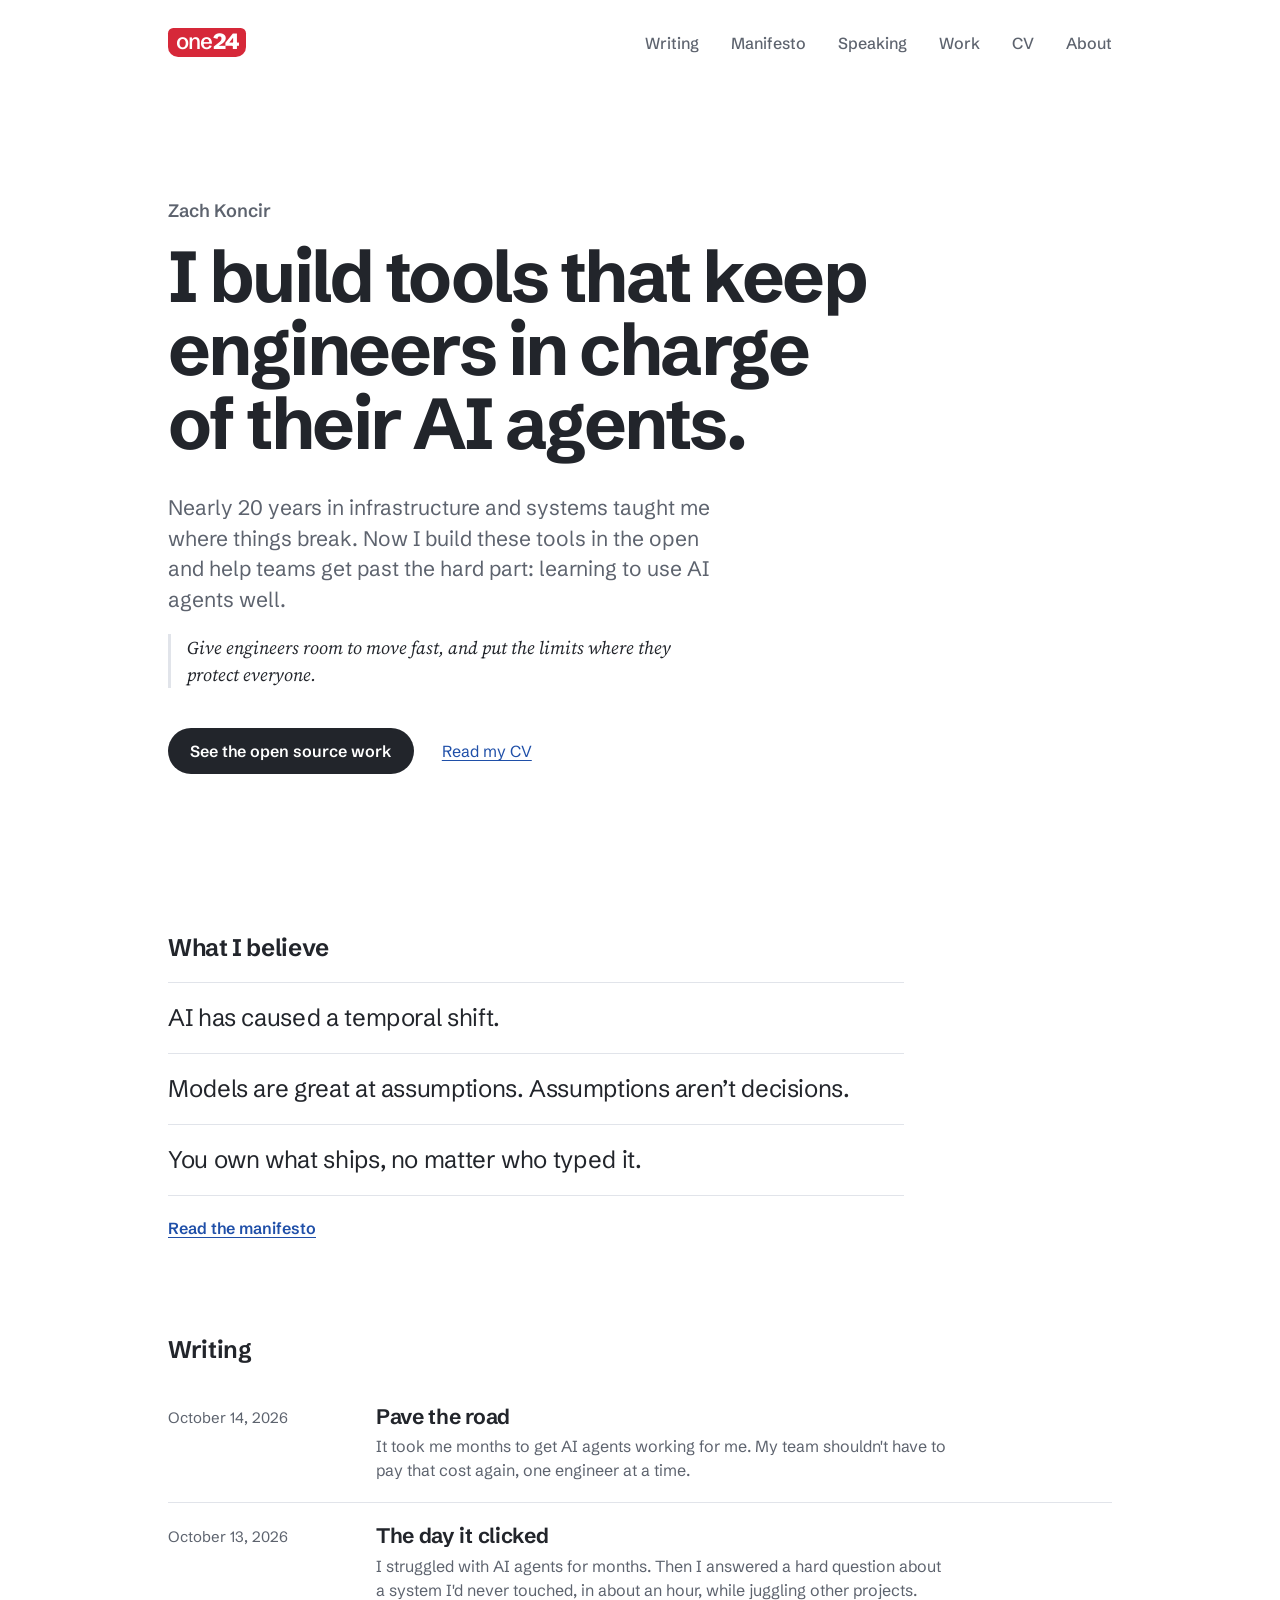
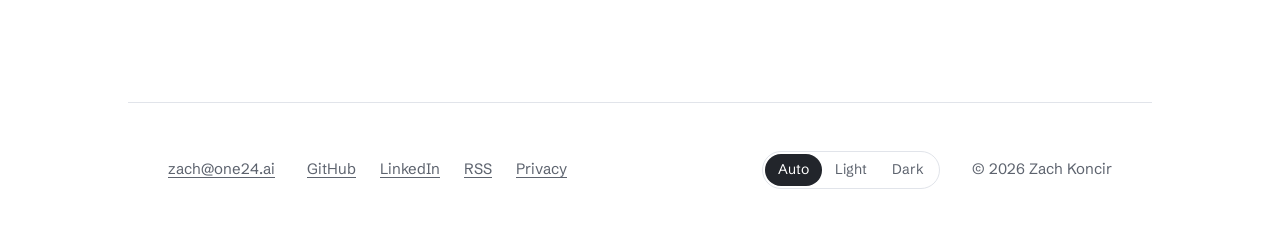
<file: index.html>
<!DOCTYPE html><html lang="en"><head><meta charset="utf-8"><meta name="viewport" content="width=device-width, initial-scale=1"><meta name="robots" content="noindex, nofollow"><title>Zach Koncir | one24</title><meta name="description" content="Zach Koncir builds open source tools that keep engineers in charge of their AI agents, and helps teams learn to use them well."><link rel="canonical" href="https://one24.ai/"><link rel="icon" href="/favicon.svg" type="image/svg+xml"><link rel="alternate" type="application/rss+xml" title="Zach Koncir: writing" href="/rss.xml"><link rel="sitemap" href="/sitemap-index.xml"><meta property="og:title" content="Zach Koncir | one24"><meta property="og:description" content="Zach Koncir builds open source tools that keep engineers in charge of their AI agents, and helps teams learn to use them well."><meta property="og:url" content="https://one24.ai/"><meta property="og:type" content="website"><meta property="og:image" content="https://one24.ai/og.png"><meta property="og:image:width" content="1200"><meta property="og:image:height" content="630"><meta property="og:image:alt" content="one24: Zach Koncir, platform engineering, AWS and AI"><meta name="twitter:card" content="summary_large_image"><meta name="theme-color" content="#ffffff" media="(prefers-color-scheme: light)"><meta name="theme-color" content="#16181d" media="(prefers-color-scheme: dark)"><script>
			try {
				const theme = localStorage.getItem("theme");
				if (theme === "light" || theme === "dark") document.documentElement.dataset.theme = theme;
			} catch {}
		</script><link rel="stylesheet" href="/_astro/Base.Bqd0biIV.css"><style>.posts[data-astro-cid-oxezsu4a]{margin:0;padding:0;list-style:none}li[data-astro-cid-oxezsu4a]{grid-template-columns:11rem 1fr;column-gap:2rem;padding-block:1.25rem;display:grid}li[data-astro-cid-oxezsu4a]+li[data-astro-cid-oxezsu4a]{border-top:1px solid var(--rule)}time[data-astro-cid-oxezsu4a]{color:var(--muted);padding-top:.2rem;font-size:.9375rem}h3[data-astro-cid-oxezsu4a]{font-size:var(--step-2)}h3[data-astro-cid-oxezsu4a] a[data-astro-cid-oxezsu4a]{color:var(--ink);text-decoration:none}h3[data-astro-cid-oxezsu4a] a[data-astro-cid-oxezsu4a]:hover{color:var(--accent);text-decoration:underline}p[data-astro-cid-oxezsu4a]{color:var(--muted);max-width:36rem;margin:.4rem 0 0}.draft[data-astro-cid-oxezsu4a]{color:var(--plate-text);background:var(--plate);vertical-align:middle;border-radius:3px;margin-left:.6rem;padding:.1rem .45rem;font-size:.8125rem;font-weight:600}.empty[data-astro-cid-oxezsu4a]{color:var(--muted);margin:0}@media (width<=40rem){li[data-astro-cid-oxezsu4a]{grid-template-columns:1fr}}
.hero[data-astro-cid-lcdefpme]{padding-block:clamp(3rem,10vw,7rem) clamp(2rem,6vw,4rem)}.kicker[data-astro-cid-lcdefpme]{font-size:var(--step-1);color:var(--muted);margin:0 0 1rem;font-weight:600}h1[data-astro-cid-lcdefpme]{font-size:var(--step-5);letter-spacing:-.035em;max-width:21ch;font-weight:700;line-height:1.02}.intro[data-astro-cid-lcdefpme]{font-size:var(--step-2);color:var(--muted);max-width:34rem;margin:2rem 0 0;line-height:1.45}.principle[data-astro-cid-lcdefpme]{font-family:var(--serif);font-style:italic;font-size:var(--step-1);color:var(--ink);border-left:3px solid var(--rule);max-width:34rem;margin:1.25rem 0 0;padding-left:1rem}.actions[data-astro-cid-lcdefpme]{flex-wrap:wrap;align-items:center;gap:1rem 1.75rem;margin:2.5rem 0 0;display:flex}.button[data-astro-cid-lcdefpme]{background:var(--ink);color:var(--on-ink);border-radius:999px;padding:.85rem 1.4rem;font-weight:600;line-height:1.2;text-decoration:none;transition:background-color .12s;display:inline-block}.button[data-astro-cid-lcdefpme]:hover{background:var(--accent)}.block[data-astro-cid-lcdefpme]{margin-top:clamp(3.5rem,8vw,6rem)}h2[data-astro-cid-lcdefpme]{font-size:var(--step-3);margin-bottom:1.25rem}.beliefs[data-astro-cid-lcdefpme]{border-top:1px solid var(--rule);max-width:46rem;margin:0;padding:0;list-style:none}.beliefs[data-astro-cid-lcdefpme] li[data-astro-cid-lcdefpme]{font-size:var(--step-3);letter-spacing:-.015em;text-wrap:balance;border-bottom:1px solid var(--rule);padding-block:1.25rem;font-weight:400;line-height:1.25}.more[data-astro-cid-lcdefpme]{margin:1.25rem 0 0;font-weight:600}
</style></head><body><a class="skip-link" href="#main">Skip to content</a><header class="wrap site-header" data-astro-cid-nen7h5rs><a href="/" class="home" aria-label="one24, home" data-astro-cid-nen7h5rs><span class="wordmark sm" aria-label="one24" data-astro-cid-qisgtjgl><span aria-hidden="true" data-astro-cid-qisgtjgl><span class="one" data-astro-cid-qisgtjgl>one</span><span class="num" data-astro-cid-qisgtjgl>24</span></span></span></a><button type="button" class="menu-toggle" aria-expanded="false" aria-controls="main-menu" hidden data-astro-cid-nen7h5rs><span class="bars" aria-hidden="true" data-astro-cid-nen7h5rs></span><span class="label" data-astro-cid-nen7h5rs>Menu</span></button><nav id="main-menu" aria-label="Main" data-astro-cid-nen7h5rs><ul data-astro-cid-nen7h5rs><li data-astro-cid-nen7h5rs><a href="/writing/" data-astro-cid-nen7h5rs>Writing</a></li><li data-astro-cid-nen7h5rs><a href="/manifesto/" data-astro-cid-nen7h5rs>Manifesto</a></li><li data-astro-cid-nen7h5rs><a href="/speaking/" data-astro-cid-nen7h5rs>Speaking</a></li><li data-astro-cid-nen7h5rs><a href="/work/" data-astro-cid-nen7h5rs>Work</a></li><li data-astro-cid-nen7h5rs><a href="/cv/" data-astro-cid-nen7h5rs>CV</a></li><li data-astro-cid-nen7h5rs><a href="/about/" data-astro-cid-nen7h5rs>About</a></li></ul></nav></header><script type="module">var e=document.querySelector(`.site-header`),t=e?.querySelector(`.menu-toggle`);if(e&&t){e.dataset.js=``,t.hidden=!1;let n=n=>{t.setAttribute(`aria-expanded`,String(n)),e.toggleAttribute(`data-open`,n)};t.addEventListener(`click`,()=>n(t.getAttribute(`aria-expanded`)!==`true`)),document.addEventListener(`keydown`,r=>{r.key===`Escape`&&e.hasAttribute(`data-open`)&&(n(!1),t.focus())})}</script><main id="main"><section class="wrap hero" data-astro-cid-lcdefpme><p class="kicker" data-astro-cid-lcdefpme>Zach Koncir</p><h1 data-astro-cid-lcdefpme>I build tools that keep engineers in charge of their AI agents.</h1><p class="intro" data-astro-cid-lcdefpme>Nearly 20 years in infrastructure and systems taught me where things break. Now I build these tools in the open and help teams get past the hard part: learning to use AI agents well.</p><p class="principle" data-astro-cid-lcdefpme>Give engineers room to move fast, and put the limits where they protect everyone.</p><p class="actions" data-astro-cid-lcdefpme><a class="button" href="/work/" data-astro-cid-lcdefpme>See the open source work</a><a href="/cv/" data-astro-cid-lcdefpme>Read my CV</a></p></section><section class="wrap block" aria-labelledby="beliefs" data-astro-cid-lcdefpme><h2 id="beliefs" data-astro-cid-lcdefpme>What I believe</h2><ul class="beliefs" data-astro-cid-lcdefpme><li data-astro-cid-lcdefpme>AI has caused a temporal shift.</li><li data-astro-cid-lcdefpme>Models are great at assumptions. Assumptions aren’t decisions.</li><li data-astro-cid-lcdefpme>You own what ships, no matter who typed it.</li></ul><p class="more" data-astro-cid-lcdefpme><a href="/manifesto/" data-astro-cid-lcdefpme>Read the manifesto</a></p></section><section class="wrap block" aria-labelledby="writing" data-astro-cid-lcdefpme><h2 id="writing" data-astro-cid-lcdefpme>Writing</h2><ol class="posts" data-astro-cid-oxezsu4a><li data-astro-cid-oxezsu4a><time datetime="2026-10-14T00:00:00.000Z" data-astro-cid-oxezsu4a>October 14, 2026</time><div data-astro-cid-oxezsu4a><h3 data-astro-cid-oxezsu4a><a href="/writing/pave-the-road/" data-astro-cid-oxezsu4a>Pave the road</a></h3><p data-astro-cid-oxezsu4a>It took me months to get AI agents working for me. My team shouldn&#39;t have to pay that cost again, one engineer at a time.</p></div></li><li data-astro-cid-oxezsu4a><time datetime="2026-10-13T00:00:00.000Z" data-astro-cid-oxezsu4a>October 13, 2026</time><div data-astro-cid-oxezsu4a><h3 data-astro-cid-oxezsu4a><a href="/writing/the-day-it-clicked/" data-astro-cid-oxezsu4a>The day it clicked</a></h3><p data-astro-cid-oxezsu4a>I struggled with AI agents for months. Then I answered a hard question about a system I&#39;d never touched, in about an hour, while juggling other projects.</p></div></li></ol></section></main><footer class="wrap site-footer" data-astro-cid-jo6i4kqk><p data-astro-cid-jo6i4kqk><a href="mailto:zach@one24.ai" data-astro-cid-jo6i4kqk>zach@one24.ai</a></p><ul data-astro-cid-jo6i4kqk><li data-astro-cid-jo6i4kqk><a href="https://github.com/one24-ai" data-astro-cid-jo6i4kqk>GitHub</a></li><li data-astro-cid-jo6i4kqk><a href="https://www.linkedin.com/in/zkoncir/" data-astro-cid-jo6i4kqk>LinkedIn</a></li><li data-astro-cid-jo6i4kqk><a href="/rss.xml" data-astro-cid-jo6i4kqk>RSS</a></li><li data-astro-cid-jo6i4kqk><a href="/privacy/" data-astro-cid-jo6i4kqk>Privacy</a></li></ul><div class="theme-switch" role="group" aria-label="Colour theme" hidden data-astro-cid-jo6i4kqk><button type="button" data-theme-choice="auto" aria-pressed="true" data-astro-cid-jo6i4kqk>Auto</button><button type="button" data-theme-choice="light" aria-pressed="false" data-astro-cid-jo6i4kqk>Light</button><button type="button" data-theme-choice="dark" aria-pressed="false" data-astro-cid-jo6i4kqk>Dark</button></div><p class="copy" data-astro-cid-jo6i4kqk>© 2026 Zach Koncir</p></footer><script type="module">var e=document.documentElement,t=document.querySelector(`.theme-switch`);if(t){let n=t.querySelectorAll(`[data-theme-choice]`),r=()=>{let t=e.dataset.theme??`auto`;n.forEach(e=>e.setAttribute(`aria-pressed`,String(e.dataset.themeChoice===t)))};n.forEach(t=>t.addEventListener(`click`,()=>{let n=t.dataset.themeChoice;n===`light`||n===`dark`?e.dataset.theme=n:delete e.dataset.theme;try{n===`auto`?localStorage.removeItem(`theme`):localStorage.setItem(`theme`,n)}catch{}r()})),r(),t.hidden=!1}</script></body></html>
</file>
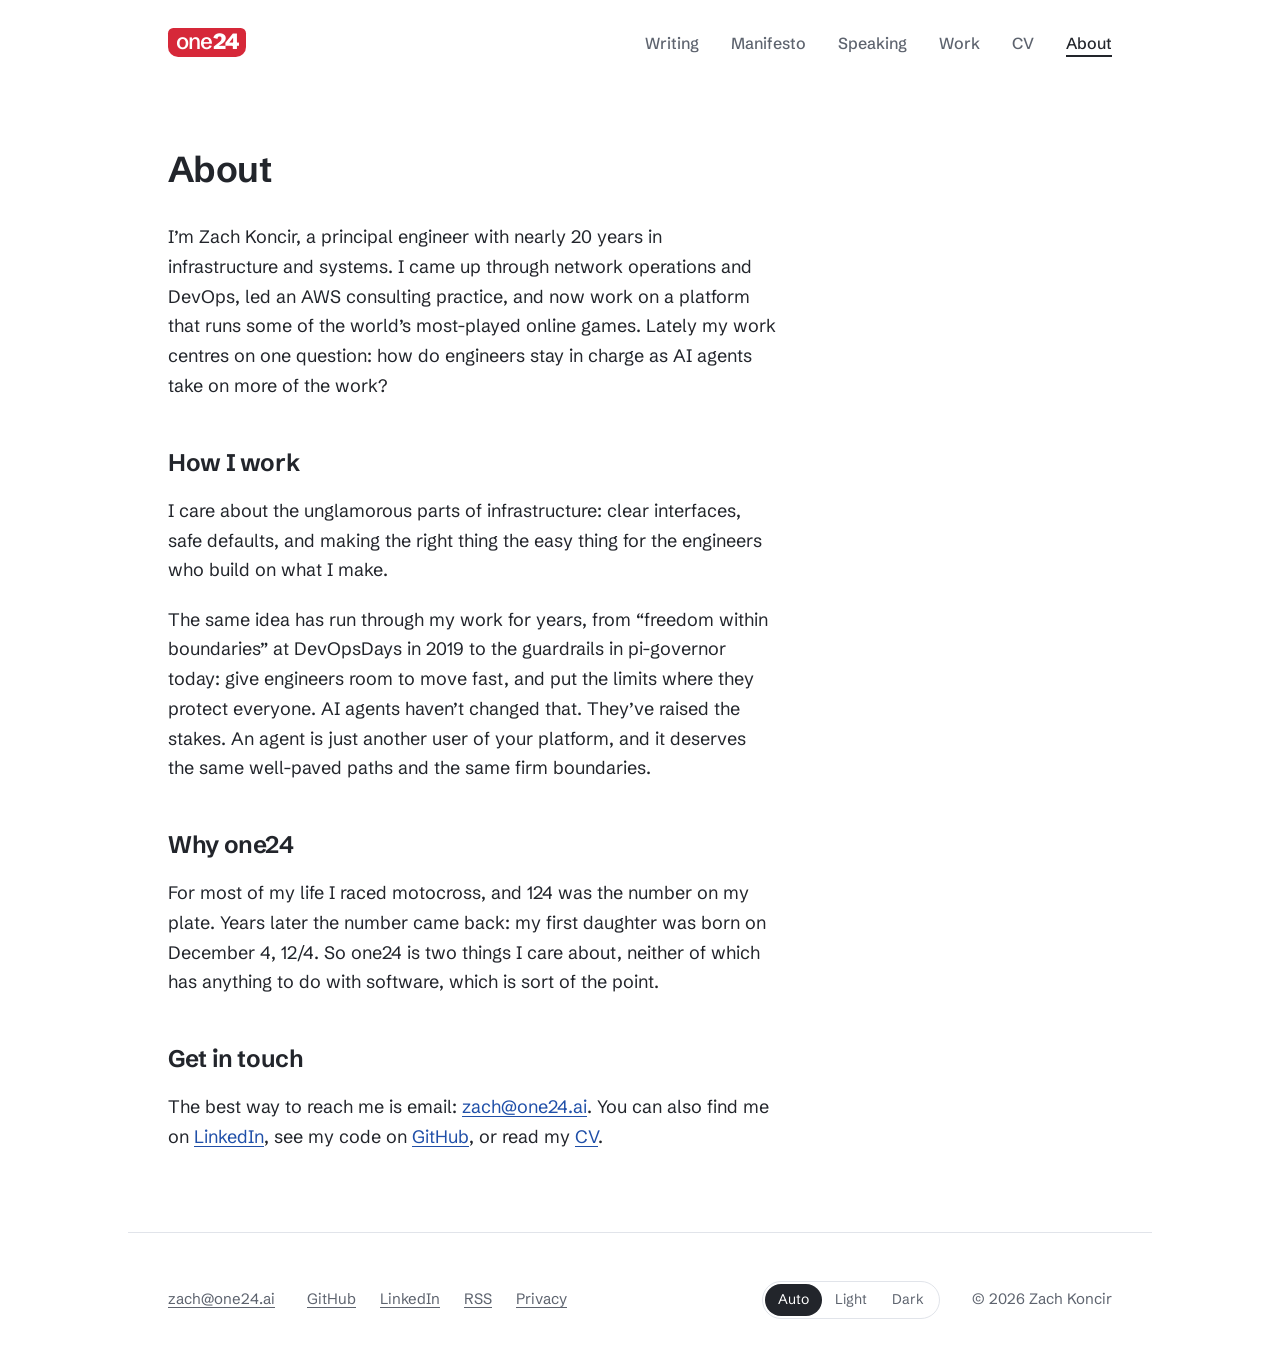
<file: about/index.html>
<!DOCTYPE html><html lang="en"><head><meta charset="utf-8"><meta name="viewport" content="width=device-width, initial-scale=1"><meta name="robots" content="noindex, nofollow"><title>About | Zach Koncir</title><meta name="description" content="About Zach Koncir and where the name one24 comes from."><link rel="canonical" href="https://one24.ai/about/"><link rel="icon" href="/favicon.svg" type="image/svg+xml"><link rel="alternate" type="application/rss+xml" title="Zach Koncir: writing" href="/rss.xml"><link rel="sitemap" href="/sitemap-index.xml"><meta property="og:title" content="About | Zach Koncir"><meta property="og:description" content="About Zach Koncir and where the name one24 comes from."><meta property="og:url" content="https://one24.ai/about/"><meta property="og:type" content="website"><meta property="og:image" content="https://one24.ai/og.png"><meta property="og:image:width" content="1200"><meta property="og:image:height" content="630"><meta property="og:image:alt" content="one24: Zach Koncir, platform engineering, AWS and AI"><meta name="twitter:card" content="summary_large_image"><meta name="theme-color" content="#ffffff" media="(prefers-color-scheme: light)"><meta name="theme-color" content="#16181d" media="(prefers-color-scheme: dark)"><script>
			try {
				const theme = localStorage.getItem("theme");
				if (theme === "light" || theme === "dark") document.documentElement.dataset.theme = theme;
			} catch {}
		</script><link rel="stylesheet" href="/_astro/Base.Bqd0biIV.css"><style>h1[data-astro-cid-ta2fbyqs]{font-size:var(--step-4);margin:clamp(2rem,6vw,4rem) 0 2rem}
</style></head><body><a class="skip-link" href="#main">Skip to content</a><header class="wrap site-header" data-astro-cid-nen7h5rs><a href="/" class="home" aria-label="one24, home" data-astro-cid-nen7h5rs><span class="wordmark sm" aria-label="one24" data-astro-cid-qisgtjgl><span aria-hidden="true" data-astro-cid-qisgtjgl><span class="one" data-astro-cid-qisgtjgl>one</span><span class="num" data-astro-cid-qisgtjgl>24</span></span></span></a><button type="button" class="menu-toggle" aria-expanded="false" aria-controls="main-menu" hidden data-astro-cid-nen7h5rs><span class="bars" aria-hidden="true" data-astro-cid-nen7h5rs></span><span class="label" data-astro-cid-nen7h5rs>Menu</span></button><nav id="main-menu" aria-label="Main" data-astro-cid-nen7h5rs><ul data-astro-cid-nen7h5rs><li data-astro-cid-nen7h5rs><a href="/writing/" data-astro-cid-nen7h5rs>Writing</a></li><li data-astro-cid-nen7h5rs><a href="/manifesto/" data-astro-cid-nen7h5rs>Manifesto</a></li><li data-astro-cid-nen7h5rs><a href="/speaking/" data-astro-cid-nen7h5rs>Speaking</a></li><li data-astro-cid-nen7h5rs><a href="/work/" data-astro-cid-nen7h5rs>Work</a></li><li data-astro-cid-nen7h5rs><a href="/cv/" data-astro-cid-nen7h5rs>CV</a></li><li data-astro-cid-nen7h5rs><a href="/about/" aria-current="page" data-astro-cid-nen7h5rs>About</a></li></ul></nav></header><script type="module">var e=document.querySelector(`.site-header`),t=e?.querySelector(`.menu-toggle`);if(e&&t){e.dataset.js=``,t.hidden=!1;let n=n=>{t.setAttribute(`aria-expanded`,String(n)),e.toggleAttribute(`data-open`,n)};t.addEventListener(`click`,()=>n(t.getAttribute(`aria-expanded`)!==`true`)),document.addEventListener(`keydown`,r=>{r.key===`Escape`&&e.hasAttribute(`data-open`)&&(n(!1),t.focus())})}</script><main id="main"><div class="wrap" data-astro-cid-ta2fbyqs><h1 data-astro-cid-ta2fbyqs>About</h1><div class="prose" data-astro-cid-ta2fbyqs><p data-astro-cid-ta2fbyqs>I’m Zach Koncir, a principal engineer with nearly 20 years in infrastructure and systems. I came up through network operations and DevOps, led an AWS consulting practice, and now work on a platform that runs some of the world’s most-played online games. Lately my work centres on one question: how do engineers stay in charge as AI agents take on more of the work?</p><h2 data-astro-cid-ta2fbyqs>How I work</h2><p data-astro-cid-ta2fbyqs>I care about the unglamorous parts of infrastructure: clear interfaces, safe defaults, and making the right thing the easy thing for the engineers who build on what I make.</p><p data-astro-cid-ta2fbyqs>The same idea has run through my work for years, from “freedom within boundaries” at DevOpsDays in 2019 to the guardrails in pi-governor today: give engineers room to move fast, and put the limits where they protect everyone. AI agents haven’t changed that. They’ve raised the stakes. An agent is just another user of your platform, and it deserves the same well-paved paths and the same firm boundaries.</p><h2 data-astro-cid-ta2fbyqs>Why one24</h2><p data-astro-cid-ta2fbyqs>For most of my life I raced motocross, and 124 was the number on my plate. Years later the number came back: my first daughter was born on December 4, 12/4. So one24 is two things I care about, neither of which has anything to do with software, which is sort of the point.</p><h2 data-astro-cid-ta2fbyqs>Get in touch</h2><p data-astro-cid-ta2fbyqs>The best way to reach me is email: <a href="mailto:zach@one24.ai" data-astro-cid-ta2fbyqs>zach@one24.ai</a>. You can also find me on <a href="https://www.linkedin.com/in/zkoncir/" data-astro-cid-ta2fbyqs>LinkedIn</a>, see my code on <a href="https://github.com/one24-ai" data-astro-cid-ta2fbyqs>GitHub</a>, or read my <a href="/cv/" data-astro-cid-ta2fbyqs>CV</a>.</p></div></div></main><footer class="wrap site-footer" data-astro-cid-jo6i4kqk><p data-astro-cid-jo6i4kqk><a href="mailto:zach@one24.ai" data-astro-cid-jo6i4kqk>zach@one24.ai</a></p><ul data-astro-cid-jo6i4kqk><li data-astro-cid-jo6i4kqk><a href="https://github.com/one24-ai" data-astro-cid-jo6i4kqk>GitHub</a></li><li data-astro-cid-jo6i4kqk><a href="https://www.linkedin.com/in/zkoncir/" data-astro-cid-jo6i4kqk>LinkedIn</a></li><li data-astro-cid-jo6i4kqk><a href="/rss.xml" data-astro-cid-jo6i4kqk>RSS</a></li><li data-astro-cid-jo6i4kqk><a href="/privacy/" data-astro-cid-jo6i4kqk>Privacy</a></li></ul><div class="theme-switch" role="group" aria-label="Colour theme" hidden data-astro-cid-jo6i4kqk><button type="button" data-theme-choice="auto" aria-pressed="true" data-astro-cid-jo6i4kqk>Auto</button><button type="button" data-theme-choice="light" aria-pressed="false" data-astro-cid-jo6i4kqk>Light</button><button type="button" data-theme-choice="dark" aria-pressed="false" data-astro-cid-jo6i4kqk>Dark</button></div><p class="copy" data-astro-cid-jo6i4kqk>© 2026 Zach Koncir</p></footer><script type="module">var e=document.documentElement,t=document.querySelector(`.theme-switch`);if(t){let n=t.querySelectorAll(`[data-theme-choice]`),r=()=>{let t=e.dataset.theme??`auto`;n.forEach(e=>e.setAttribute(`aria-pressed`,String(e.dataset.themeChoice===t)))};n.forEach(t=>t.addEventListener(`click`,()=>{let n=t.dataset.themeChoice;n===`light`||n===`dark`?e.dataset.theme=n:delete e.dataset.theme;try{n===`auto`?localStorage.removeItem(`theme`):localStorage.setItem(`theme`,n)}catch{}r()})),r(),t.hidden=!1}</script></body></html>
</file>
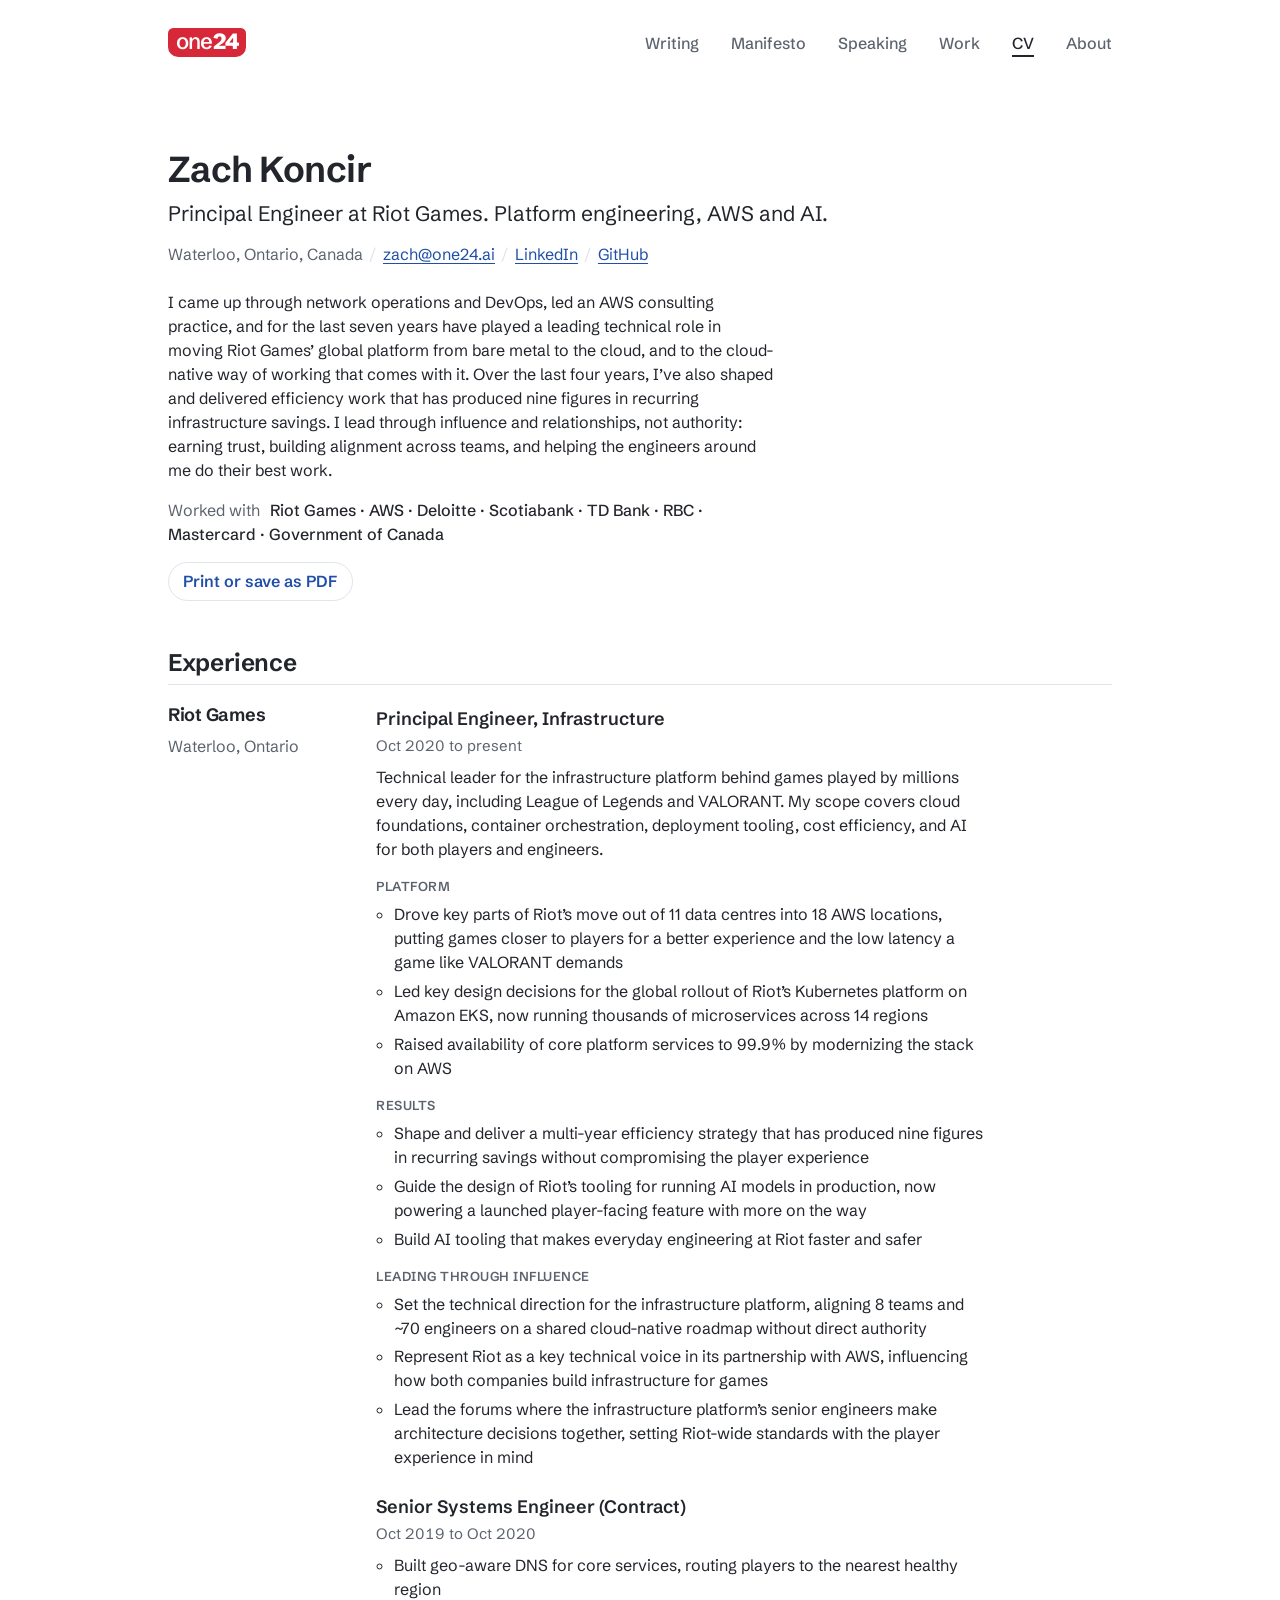
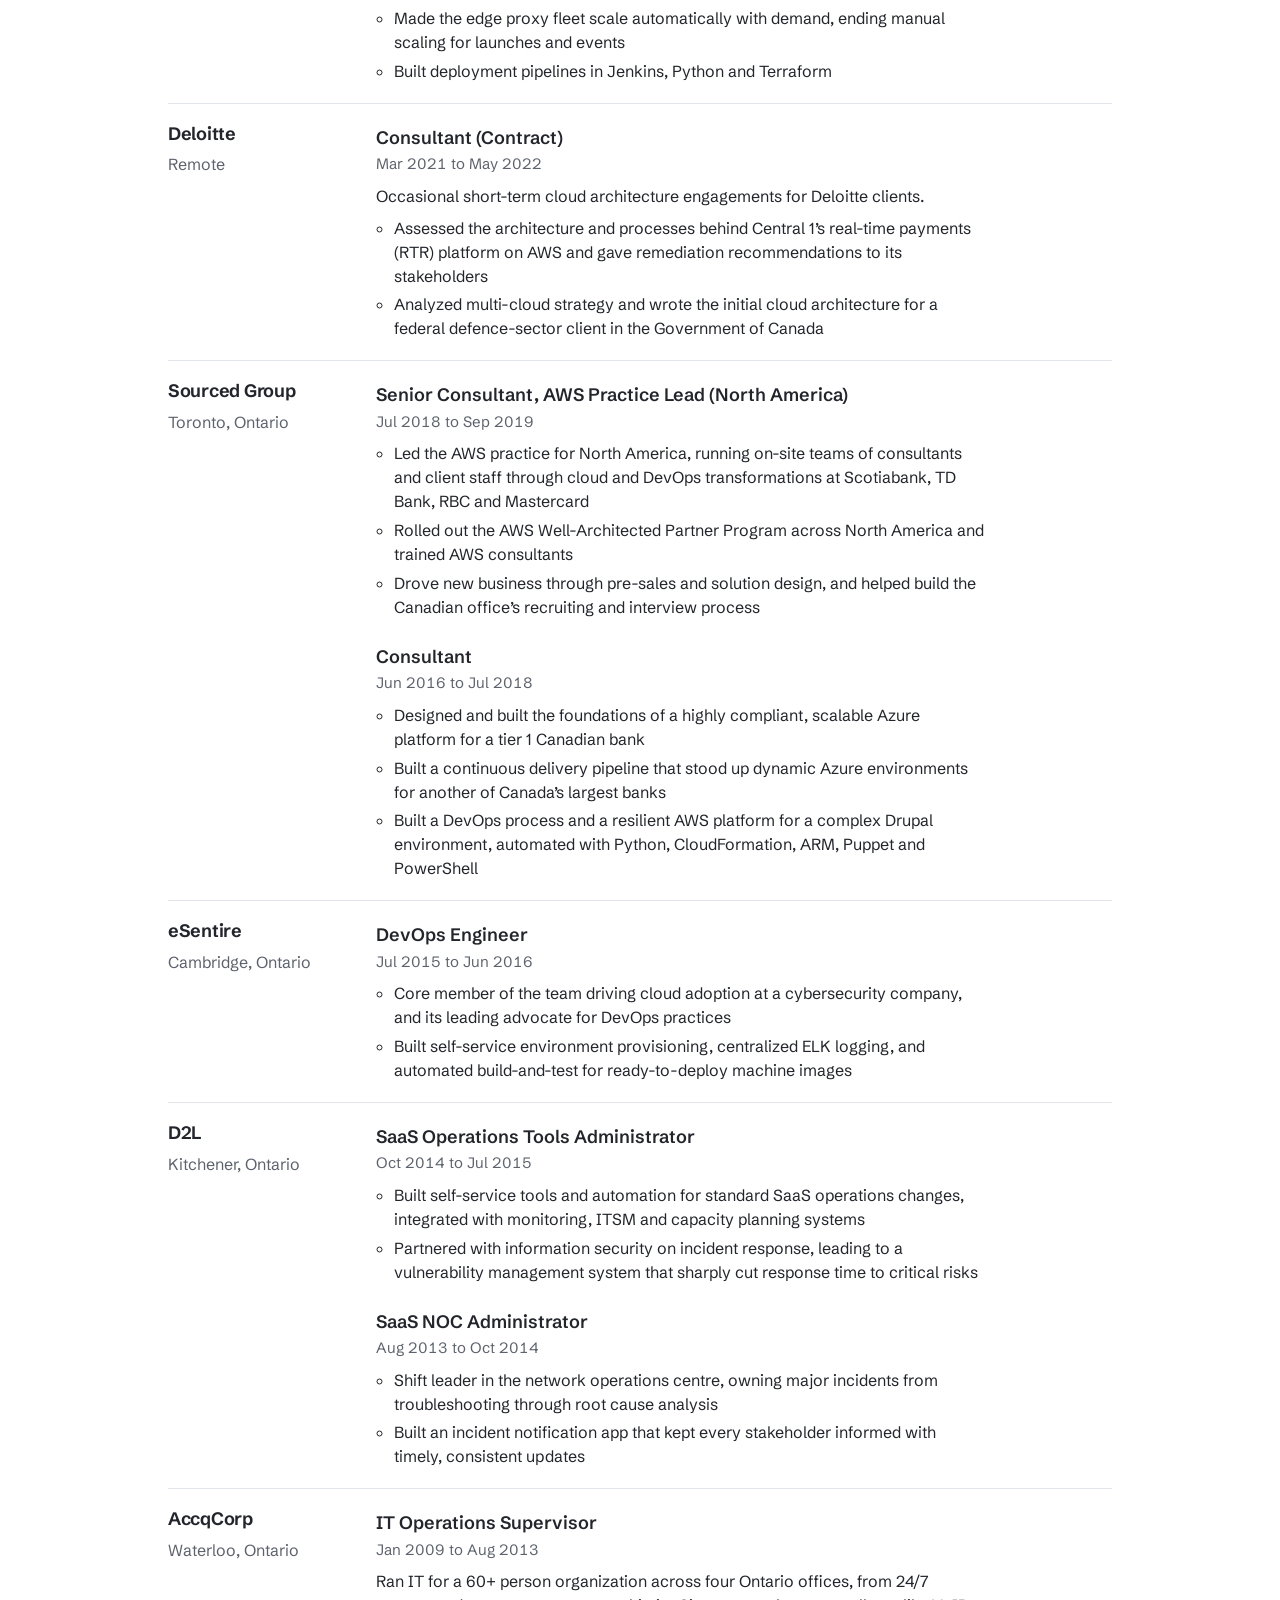
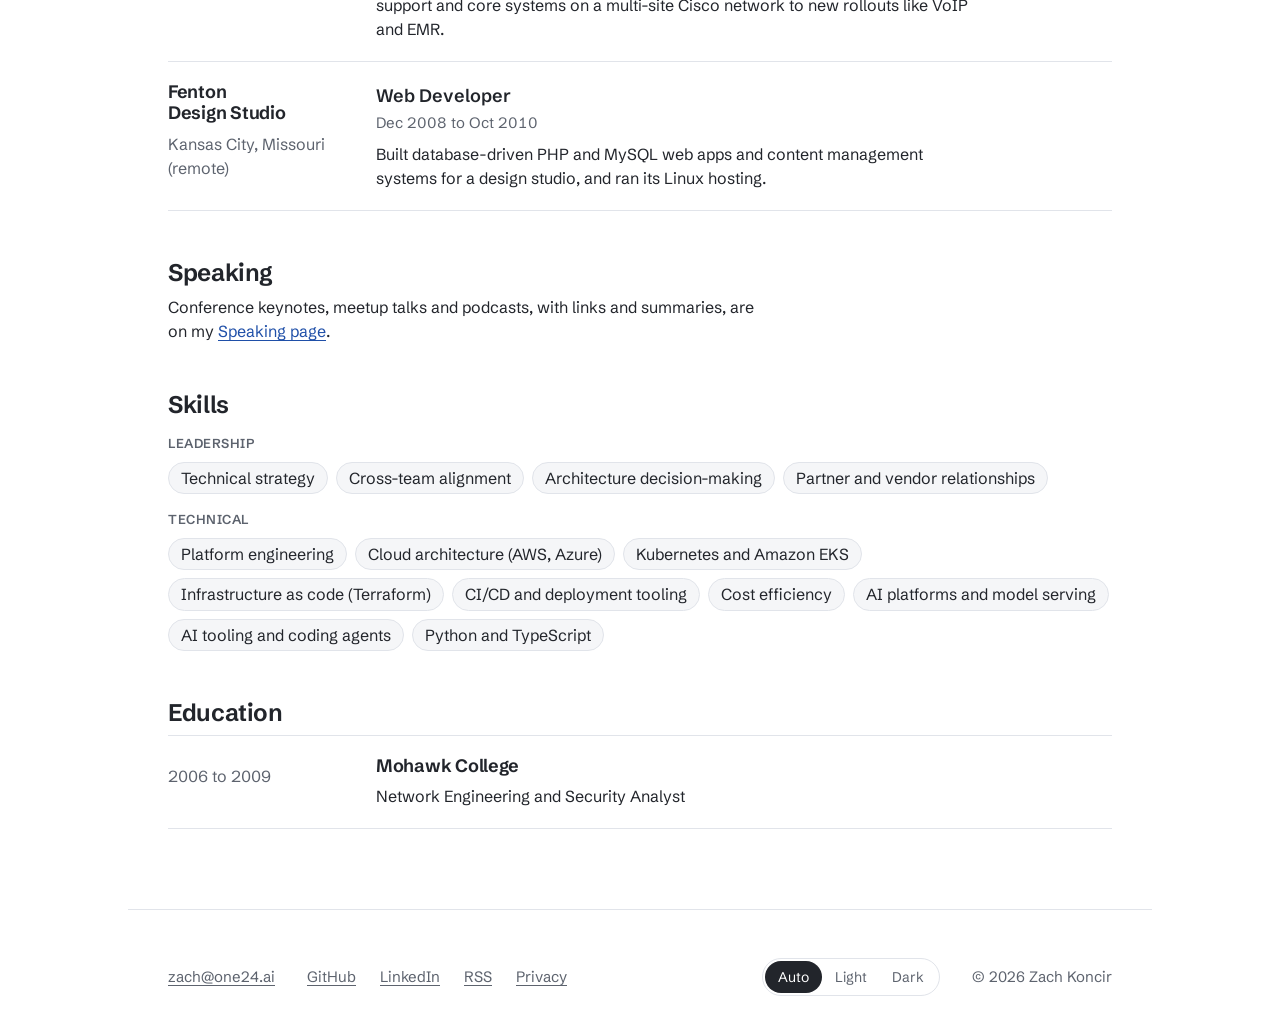
<file: cv/index.html>
<!DOCTYPE html><html lang="en"><head><meta charset="utf-8"><meta name="viewport" content="width=device-width, initial-scale=1"><meta name="robots" content="noindex, nofollow"><title>CV | Zach Koncir</title><meta name="description" content="Zach Koncir: experience, skills and education."><link rel="canonical" href="https://one24.ai/cv/"><link rel="icon" href="/favicon.svg" type="image/svg+xml"><link rel="alternate" type="application/rss+xml" title="Zach Koncir: writing" href="/rss.xml"><link rel="sitemap" href="/sitemap-index.xml"><meta property="og:title" content="CV | Zach Koncir"><meta property="og:description" content="Zach Koncir: experience, skills and education."><meta property="og:url" content="https://one24.ai/cv/"><meta property="og:type" content="website"><meta property="og:image" content="https://one24.ai/og.png"><meta property="og:image:width" content="1200"><meta property="og:image:height" content="630"><meta property="og:image:alt" content="one24: Zach Koncir, platform engineering, AWS and AI"><meta name="twitter:card" content="summary_large_image"><meta name="theme-color" content="#ffffff" media="(prefers-color-scheme: light)"><meta name="theme-color" content="#16181d" media="(prefers-color-scheme: dark)"><script>
			try {
				const theme = localStorage.getItem("theme");
				if (theme === "light" || theme === "dark") document.documentElement.dataset.theme = theme;
			} catch {}
		</script><link rel="stylesheet" href="/_astro/Base.Bqd0biIV.css"><link rel="stylesheet" href="/_astro/cv.B47lM4nX.css"></head><body><a class="skip-link" href="#main">Skip to content</a><header class="wrap site-header" data-astro-cid-nen7h5rs><a href="/" class="home" aria-label="one24, home" data-astro-cid-nen7h5rs><span class="wordmark sm" aria-label="one24" data-astro-cid-qisgtjgl><span aria-hidden="true" data-astro-cid-qisgtjgl><span class="one" data-astro-cid-qisgtjgl>one</span><span class="num" data-astro-cid-qisgtjgl>24</span></span></span></a><button type="button" class="menu-toggle" aria-expanded="false" aria-controls="main-menu" hidden data-astro-cid-nen7h5rs><span class="bars" aria-hidden="true" data-astro-cid-nen7h5rs></span><span class="label" data-astro-cid-nen7h5rs>Menu</span></button><nav id="main-menu" aria-label="Main" data-astro-cid-nen7h5rs><ul data-astro-cid-nen7h5rs><li data-astro-cid-nen7h5rs><a href="/writing/" data-astro-cid-nen7h5rs>Writing</a></li><li data-astro-cid-nen7h5rs><a href="/manifesto/" data-astro-cid-nen7h5rs>Manifesto</a></li><li data-astro-cid-nen7h5rs><a href="/speaking/" data-astro-cid-nen7h5rs>Speaking</a></li><li data-astro-cid-nen7h5rs><a href="/work/" data-astro-cid-nen7h5rs>Work</a></li><li data-astro-cid-nen7h5rs><a href="/cv/" aria-current="page" data-astro-cid-nen7h5rs>CV</a></li><li data-astro-cid-nen7h5rs><a href="/about/" data-astro-cid-nen7h5rs>About</a></li></ul></nav></header><script type="module">var e=document.querySelector(`.site-header`),t=e?.querySelector(`.menu-toggle`);if(e&&t){e.dataset.js=``,t.hidden=!1;let n=n=>{t.setAttribute(`aria-expanded`,String(n)),e.toggleAttribute(`data-open`,n)};t.addEventListener(`click`,()=>n(t.getAttribute(`aria-expanded`)!==`true`)),document.addEventListener(`keydown`,r=>{r.key===`Escape`&&e.hasAttribute(`data-open`)&&(n(!1),t.focus())})}</script><main id="main"><div class="wrap cv" data-astro-cid-uue4a3aj><header class="cv-head" data-astro-cid-uue4a3aj><h1 data-astro-cid-uue4a3aj>Zach Koncir</h1><p class="headline" data-astro-cid-uue4a3aj>Principal Engineer at Riot Games. Platform engineering, AWS and AI.</p><div class="contact" data-astro-cid-uue4a3aj><ul data-astro-cid-uue4a3aj><li data-astro-cid-uue4a3aj>Waterloo, Ontario, Canada</li><li data-astro-cid-uue4a3aj><a href="mailto:zach@one24.ai" data-astro-cid-uue4a3aj>zach@one24.ai</a></li><li data-astro-cid-uue4a3aj><a href="https://www.linkedin.com/in/zkoncir/" data-astro-cid-uue4a3aj>LinkedIn</a></li><li data-astro-cid-uue4a3aj><a href="https://github.com/one24-ai" data-astro-cid-uue4a3aj>GitHub</a></li></ul></div><p class="summary" data-astro-cid-uue4a3aj>I came up through network operations and DevOps, led an AWS consulting practice, and for the last seven years have played a leading technical role in moving Riot Games’ global platform from bare metal to the cloud, and to the cloud-native way of working that comes with it. Over the last four years, I’ve also shaped and delivered efficiency work that has produced nine figures in recurring infrastructure savings. I lead through influence and relationships, not authority: earning trust, building alignment across teams, and helping the engineers around me do their best work.</p><p class="worked-with" data-astro-cid-uue4a3aj><span class="ww-label" data-astro-cid-uue4a3aj>Worked with</span> Riot Games · AWS · Deloitte · Scotiabank · TD Bank · RBC · Mastercard · Government of Canada</p><p class="print-hint" data-astro-cid-uue4a3aj><button type="button" onclick="window.print()" data-astro-cid-uue4a3aj>Print or save as PDF</button></p></header><section aria-labelledby="exp" data-astro-cid-uue4a3aj><h2 id="exp" data-astro-cid-uue4a3aj>Experience</h2><ol class="entries" data-astro-cid-uue4a3aj><li data-astro-cid-uue4a3aj><div class="org" data-astro-cid-uue4a3aj><h3 data-astro-cid-uue4a3aj>Riot Games</h3><p class="where" data-astro-cid-uue4a3aj>Waterloo, Ontario</p></div><div data-astro-cid-uue4a3aj><div class="role" data-astro-cid-uue4a3aj><h4 data-astro-cid-uue4a3aj>Principal Engineer, Infrastructure</h4><p class="when" data-astro-cid-uue4a3aj>Oct 2020 to present</p><p data-astro-cid-uue4a3aj>Technical leader for the infrastructure platform behind games played by millions every day, including League of Legends and VALORANT. My scope covers cloud foundations, container orchestration, deployment tooling, cost efficiency, and AI for both players and engineers.</p><div class="group" data-astro-cid-uue4a3aj><p class="group-label" data-astro-cid-uue4a3aj>Platform</p><ul data-astro-cid-uue4a3aj><li data-astro-cid-uue4a3aj>Drove key parts of Riot’s move out of 11 data centres into 18 AWS locations, putting games closer to players for a better experience and the low latency a game like VALORANT demands</li><li data-astro-cid-uue4a3aj>Led key design decisions for the global rollout of Riot’s Kubernetes platform on Amazon EKS, now running thousands of microservices across 14 regions</li><li data-astro-cid-uue4a3aj>Raised availability of core platform services to 99.9% by modernizing the stack on AWS</li></ul></div><div class="group" data-astro-cid-uue4a3aj><p class="group-label" data-astro-cid-uue4a3aj>Results</p><ul data-astro-cid-uue4a3aj><li data-astro-cid-uue4a3aj>Shape and deliver a multi-year efficiency strategy that has produced nine figures in recurring savings without compromising the player experience</li><li data-astro-cid-uue4a3aj>Guide the design of Riot’s tooling for running AI models in production, now powering a launched player-facing feature with more on the way</li><li data-astro-cid-uue4a3aj>Build AI tooling that makes everyday engineering at Riot faster and safer</li></ul></div><div class="group" data-astro-cid-uue4a3aj><p class="group-label" data-astro-cid-uue4a3aj>Leading through influence</p><ul data-astro-cid-uue4a3aj><li data-astro-cid-uue4a3aj>Set the technical direction for the infrastructure platform, aligning 8 teams and ~70 engineers on a shared cloud-native roadmap without direct authority</li><li data-astro-cid-uue4a3aj>Represent Riot as a key technical voice in its partnership with AWS, influencing how both companies build infrastructure for games</li><li data-astro-cid-uue4a3aj>Lead the forums where the infrastructure platform’s senior engineers make architecture decisions together, setting Riot-wide standards with the player experience in mind</li></ul></div></div><div class="role" data-astro-cid-uue4a3aj><h4 data-astro-cid-uue4a3aj>Senior Systems Engineer (Contract)</h4><p class="when" data-astro-cid-uue4a3aj>Oct 2019 to Oct 2020</p><ul data-astro-cid-uue4a3aj><li data-astro-cid-uue4a3aj>Built geo-aware DNS for core services, routing players to the nearest healthy region</li><li data-astro-cid-uue4a3aj>Made the edge proxy fleet scale automatically with demand, ending manual scaling for launches and events</li><li data-astro-cid-uue4a3aj>Built deployment pipelines in Jenkins, Python and Terraform</li></ul></div></div></li><li data-astro-cid-uue4a3aj><div class="org" data-astro-cid-uue4a3aj><h3 data-astro-cid-uue4a3aj>Deloitte</h3><p class="where" data-astro-cid-uue4a3aj>Remote</p></div><div data-astro-cid-uue4a3aj><div class="role" data-astro-cid-uue4a3aj><h4 data-astro-cid-uue4a3aj>Consultant (Contract)</h4><p class="when" data-astro-cid-uue4a3aj>Mar 2021 to May 2022</p><p data-astro-cid-uue4a3aj>Occasional short-term cloud architecture engagements for Deloitte clients.</p><ul data-astro-cid-uue4a3aj><li data-astro-cid-uue4a3aj>Assessed the architecture and processes behind Central 1’s real-time payments (RTR) platform on AWS and gave remediation recommendations to its stakeholders</li><li data-astro-cid-uue4a3aj>Analyzed multi-cloud strategy and wrote the initial cloud architecture for a federal defence-sector client in the Government of Canada</li></ul></div></div></li><li data-astro-cid-uue4a3aj><div class="org" data-astro-cid-uue4a3aj><h3 data-astro-cid-uue4a3aj>Sourced Group</h3><p class="where" data-astro-cid-uue4a3aj>Toronto, Ontario</p></div><div data-astro-cid-uue4a3aj><div class="role" data-astro-cid-uue4a3aj><h4 data-astro-cid-uue4a3aj>Senior Consultant, AWS Practice Lead (North America)</h4><p class="when" data-astro-cid-uue4a3aj>Jul 2018 to Sep 2019</p><ul data-astro-cid-uue4a3aj><li data-astro-cid-uue4a3aj>Led the AWS practice for North America, running on-site teams of consultants and client staff through cloud and DevOps transformations at Scotiabank, TD Bank, RBC and Mastercard</li><li data-astro-cid-uue4a3aj>Rolled out the AWS Well-Architected Partner Program across North America and trained AWS consultants</li><li data-astro-cid-uue4a3aj>Drove new business through pre-sales and solution design, and helped build the Canadian office’s recruiting and interview process</li></ul></div><div class="role" data-astro-cid-uue4a3aj><h4 data-astro-cid-uue4a3aj>Consultant</h4><p class="when" data-astro-cid-uue4a3aj>Jun 2016 to Jul 2018</p><ul data-astro-cid-uue4a3aj><li data-astro-cid-uue4a3aj>Designed and built the foundations of a highly compliant, scalable Azure platform for a tier 1 Canadian bank</li><li data-astro-cid-uue4a3aj>Built a continuous delivery pipeline that stood up dynamic Azure environments for another of Canada’s largest banks</li><li data-astro-cid-uue4a3aj>Built a DevOps process and a resilient AWS platform for a complex Drupal environment, automated with Python, CloudFormation, ARM, Puppet and PowerShell</li></ul></div></div></li><li data-astro-cid-uue4a3aj><div class="org" data-astro-cid-uue4a3aj><h3 data-astro-cid-uue4a3aj>eSentire</h3><p class="where" data-astro-cid-uue4a3aj>Cambridge, Ontario</p></div><div data-astro-cid-uue4a3aj><div class="role" data-astro-cid-uue4a3aj><h4 data-astro-cid-uue4a3aj>DevOps Engineer</h4><p class="when" data-astro-cid-uue4a3aj>Jul 2015 to Jun 2016</p><ul data-astro-cid-uue4a3aj><li data-astro-cid-uue4a3aj>Core member of the team driving cloud adoption at a cybersecurity company, and its leading advocate for DevOps practices</li><li data-astro-cid-uue4a3aj>Built self-service environment provisioning, centralized ELK logging, and automated build-and-test for ready-to-deploy machine images</li></ul></div></div></li><li data-astro-cid-uue4a3aj><div class="org" data-astro-cid-uue4a3aj><h3 data-astro-cid-uue4a3aj>D2L</h3><p class="where" data-astro-cid-uue4a3aj>Kitchener, Ontario</p></div><div data-astro-cid-uue4a3aj><div class="role" data-astro-cid-uue4a3aj><h4 data-astro-cid-uue4a3aj>SaaS Operations Tools Administrator</h4><p class="when" data-astro-cid-uue4a3aj>Oct 2014 to Jul 2015</p><ul data-astro-cid-uue4a3aj><li data-astro-cid-uue4a3aj>Built self-service tools and automation for standard SaaS operations changes, integrated with monitoring, ITSM and capacity planning systems</li><li data-astro-cid-uue4a3aj>Partnered with information security on incident response, leading to a vulnerability management system that sharply cut response time to critical risks</li></ul></div><div class="role" data-astro-cid-uue4a3aj><h4 data-astro-cid-uue4a3aj>SaaS NOC Administrator</h4><p class="when" data-astro-cid-uue4a3aj>Aug 2013 to Oct 2014</p><ul data-astro-cid-uue4a3aj><li data-astro-cid-uue4a3aj>Shift leader in the network operations centre, owning major incidents from troubleshooting through root cause analysis</li><li data-astro-cid-uue4a3aj>Built an incident notification app that kept every stakeholder informed with timely, consistent updates</li></ul></div></div></li><li data-astro-cid-uue4a3aj><div class="org" data-astro-cid-uue4a3aj><h3 data-astro-cid-uue4a3aj>AccqCorp</h3><p class="where" data-astro-cid-uue4a3aj>Waterloo, Ontario</p></div><div data-astro-cid-uue4a3aj><div class="role" data-astro-cid-uue4a3aj><h4 data-astro-cid-uue4a3aj>IT Operations Supervisor</h4><p class="when" data-astro-cid-uue4a3aj>Jan 2009 to Aug 2013</p><p data-astro-cid-uue4a3aj>Ran IT for a 60+ person organization across four Ontario offices, from 24/7 support and core systems on a multi-site Cisco network to new rollouts like VoIP and EMR.</p></div></div></li><li data-astro-cid-uue4a3aj><div class="org" data-astro-cid-uue4a3aj><h3 data-astro-cid-uue4a3aj>Fenton Design Studio</h3><p class="where" data-astro-cid-uue4a3aj>Kansas City, Missouri (remote)</p></div><div data-astro-cid-uue4a3aj><div class="role" data-astro-cid-uue4a3aj><h4 data-astro-cid-uue4a3aj>Web Developer</h4><p class="when" data-astro-cid-uue4a3aj>Dec 2008 to Oct 2010</p><p data-astro-cid-uue4a3aj>Built database-driven PHP and MySQL web apps and content management systems for a design studio, and ran its Linux hosting.</p></div></div></li></ol></section><section aria-labelledby="speaking" data-astro-cid-uue4a3aj><h2 id="speaking" data-astro-cid-uue4a3aj>Speaking</h2><p class="screen-only speaking-link" data-astro-cid-uue4a3aj>Conference keynotes, meetup talks and podcasts, with links and summaries, are on my <a href="/speaking/" data-astro-cid-uue4a3aj>Speaking page</a>.</p><ul class="print-only talks" data-astro-cid-uue4a3aj><li data-astro-cid-uue4a3aj><span class="when" data-astro-cid-uue4a3aj>2023</span><span data-astro-cid-uue4a3aj>Games on AWS Korea · Keynote and hour-long session</span></li><li data-astro-cid-uue4a3aj><span class="when" data-astro-cid-uue4a3aj>2023</span><span data-astro-cid-uue4a3aj>Building New Player Experiences at Riot Games. The AWS Developers Podcast, episode 101 · Guest, with Ashwin Raghuraman (AWS)</span></li><li data-astro-cid-uue4a3aj><span class="when" data-astro-cid-uue4a3aj>2019</span><span data-astro-cid-uue4a3aj>Preventative and Detective Control for Security Conscious Organizations. DevOpsDays Toronto · Ignite talk</span></li><li data-astro-cid-uue4a3aj><span class="when" data-astro-cid-uue4a3aj>2017</span><span data-astro-cid-uue4a3aj>Azure App Service Environment for Highly Compliant Scenarios. Toronto Azure Group · Meetup talk</span></li><li data-astro-cid-uue4a3aj><span class="when" data-astro-cid-uue4a3aj>2017</span><span data-astro-cid-uue4a3aj>Jenkins Pipelines. Puppet User Group and Pivotal Meetup · Meetup talks</span></li><li data-astro-cid-uue4a3aj><span class="when" data-astro-cid-uue4a3aj>2016</span><span data-astro-cid-uue4a3aj>AWS Fundamentals. Pivotal Spring Conference · Conference talk</span></li></ul></section><section aria-labelledby="skills" data-astro-cid-uue4a3aj><h2 id="skills" data-astro-cid-uue4a3aj>Skills</h2><div class="skill-group" data-astro-cid-uue4a3aj><p class="group-label" data-astro-cid-uue4a3aj>Leadership</p><ul class="skills" data-astro-cid-uue4a3aj><li data-astro-cid-uue4a3aj>Technical strategy</li><li data-astro-cid-uue4a3aj>Cross-team alignment</li><li data-astro-cid-uue4a3aj>Architecture decision-making</li><li data-astro-cid-uue4a3aj>Partner and vendor relationships</li></ul></div><div class="skill-group" data-astro-cid-uue4a3aj><p class="group-label" data-astro-cid-uue4a3aj>Technical</p><ul class="skills" data-astro-cid-uue4a3aj><li data-astro-cid-uue4a3aj>Platform engineering</li><li data-astro-cid-uue4a3aj>Cloud architecture (AWS, Azure)</li><li data-astro-cid-uue4a3aj>Kubernetes and Amazon EKS</li><li data-astro-cid-uue4a3aj>Infrastructure as code (Terraform)</li><li data-astro-cid-uue4a3aj>CI/CD and deployment tooling</li><li data-astro-cid-uue4a3aj>Cost efficiency</li><li data-astro-cid-uue4a3aj>AI platforms and model serving</li><li data-astro-cid-uue4a3aj>AI tooling and coding agents</li><li data-astro-cid-uue4a3aj>Python and TypeScript</li></ul></div></section><section aria-labelledby="edu" data-astro-cid-uue4a3aj><h2 id="edu" data-astro-cid-uue4a3aj>Education</h2><ol class="entries" data-astro-cid-uue4a3aj><li data-astro-cid-uue4a3aj><p class="when" data-astro-cid-uue4a3aj>2006 to 2009</p><div data-astro-cid-uue4a3aj><h3 data-astro-cid-uue4a3aj>Mohawk College</h3><p data-astro-cid-uue4a3aj>Network Engineering and Security Analyst</p></div></li></ol></section></div></main><footer class="wrap site-footer" data-astro-cid-jo6i4kqk><p data-astro-cid-jo6i4kqk><a href="mailto:zach@one24.ai" data-astro-cid-jo6i4kqk>zach@one24.ai</a></p><ul data-astro-cid-jo6i4kqk><li data-astro-cid-jo6i4kqk><a href="https://github.com/one24-ai" data-astro-cid-jo6i4kqk>GitHub</a></li><li data-astro-cid-jo6i4kqk><a href="https://www.linkedin.com/in/zkoncir/" data-astro-cid-jo6i4kqk>LinkedIn</a></li><li data-astro-cid-jo6i4kqk><a href="/rss.xml" data-astro-cid-jo6i4kqk>RSS</a></li><li data-astro-cid-jo6i4kqk><a href="/privacy/" data-astro-cid-jo6i4kqk>Privacy</a></li></ul><div class="theme-switch" role="group" aria-label="Colour theme" hidden data-astro-cid-jo6i4kqk><button type="button" data-theme-choice="auto" aria-pressed="true" data-astro-cid-jo6i4kqk>Auto</button><button type="button" data-theme-choice="light" aria-pressed="false" data-astro-cid-jo6i4kqk>Light</button><button type="button" data-theme-choice="dark" aria-pressed="false" data-astro-cid-jo6i4kqk>Dark</button></div><p class="copy" data-astro-cid-jo6i4kqk>© 2026 Zach Koncir</p></footer><script type="module">var e=document.documentElement,t=document.querySelector(`.theme-switch`);if(t){let n=t.querySelectorAll(`[data-theme-choice]`),r=()=>{let t=e.dataset.theme??`auto`;n.forEach(e=>e.setAttribute(`aria-pressed`,String(e.dataset.themeChoice===t)))};n.forEach(t=>t.addEventListener(`click`,()=>{let n=t.dataset.themeChoice;n===`light`||n===`dark`?e.dataset.theme=n:delete e.dataset.theme;try{n===`auto`?localStorage.removeItem(`theme`):localStorage.setItem(`theme`,n)}catch{}r()})),r(),t.hidden=!1}</script></body></html>
</file>
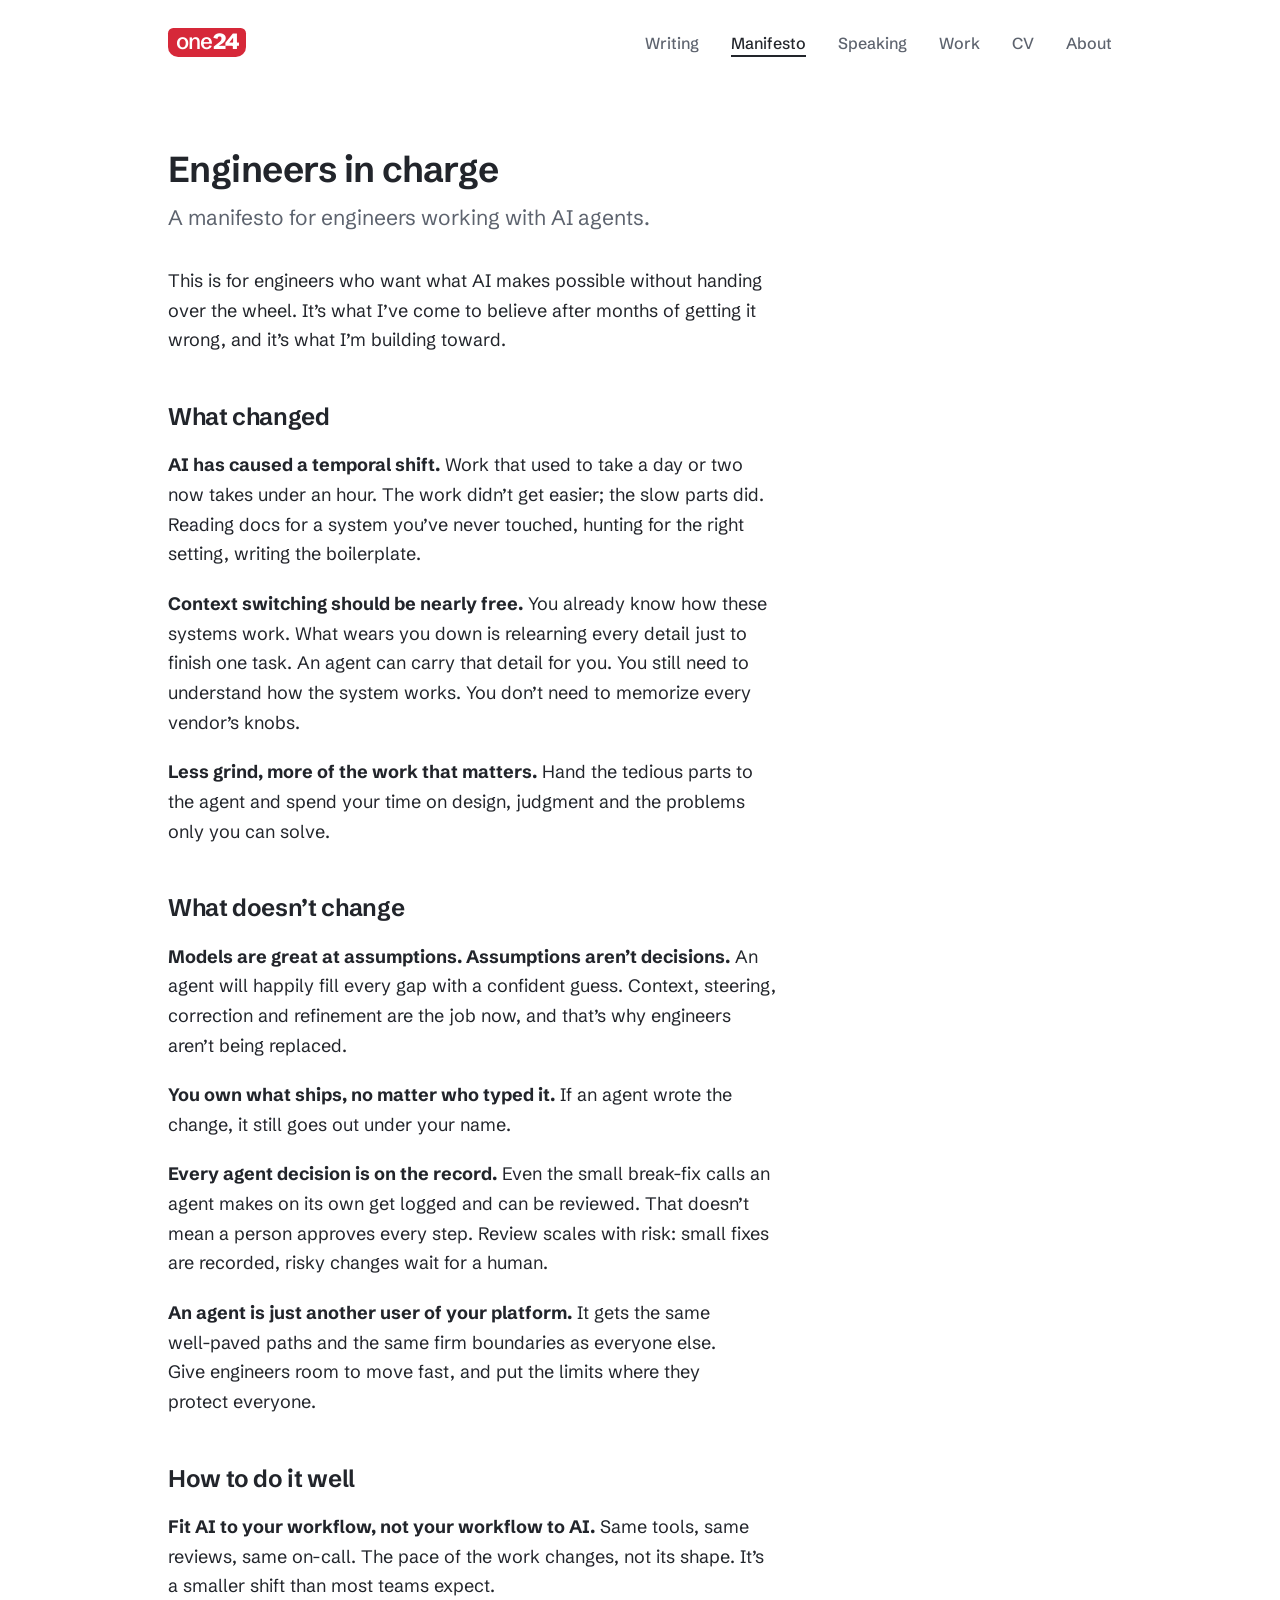
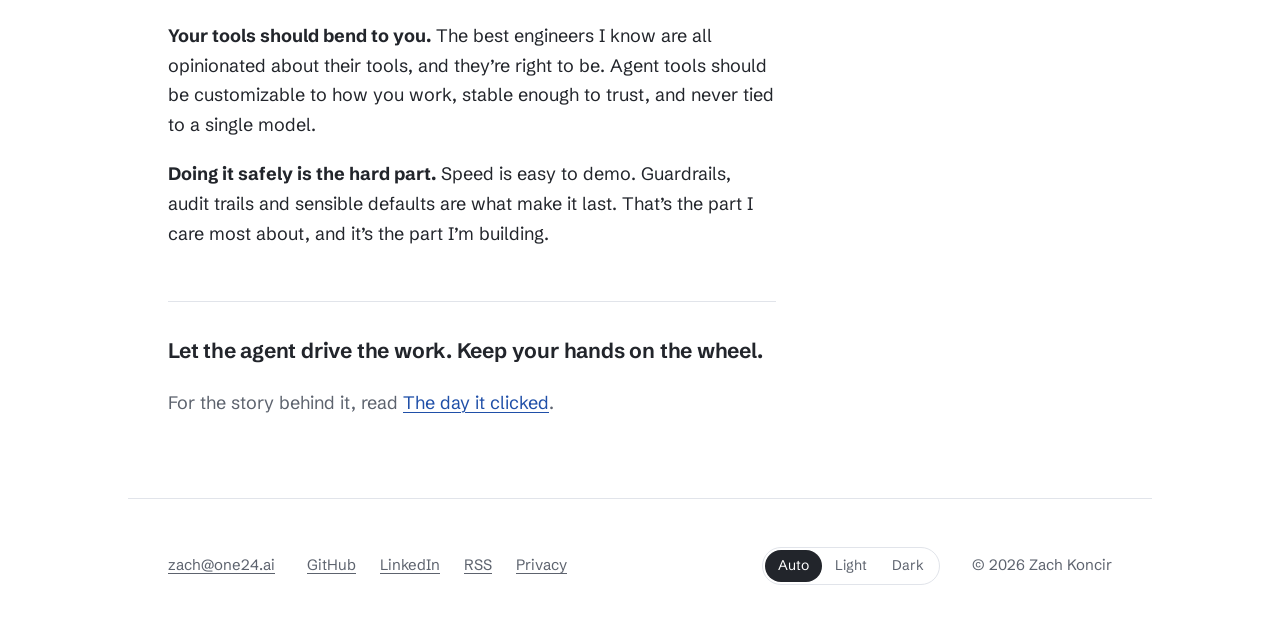
<file: manifesto/index.html>
<!DOCTYPE html><html lang="en"><head><meta charset="utf-8"><meta name="viewport" content="width=device-width, initial-scale=1"><meta name="robots" content="noindex, nofollow"><title>Engineers in charge | Zach Koncir</title><meta name="description" content="A manifesto for engineers working with AI agents: what changed, what doesn’t, and how to do it well."><link rel="canonical" href="https://one24.ai/manifesto/"><link rel="icon" href="/favicon.svg" type="image/svg+xml"><link rel="alternate" type="application/rss+xml" title="Zach Koncir: writing" href="/rss.xml"><link rel="sitemap" href="/sitemap-index.xml"><meta property="og:title" content="Engineers in charge | Zach Koncir"><meta property="og:description" content="A manifesto for engineers working with AI agents: what changed, what doesn’t, and how to do it well."><meta property="og:url" content="https://one24.ai/manifesto/"><meta property="og:type" content="website"><meta property="og:image" content="https://one24.ai/og.png"><meta property="og:image:width" content="1200"><meta property="og:image:height" content="630"><meta property="og:image:alt" content="one24: Zach Koncir, platform engineering, AWS and AI"><meta name="twitter:card" content="summary_large_image"><meta name="theme-color" content="#ffffff" media="(prefers-color-scheme: light)"><meta name="theme-color" content="#16181d" media="(prefers-color-scheme: dark)"><script>
			try {
				const theme = localStorage.getItem("theme");
				if (theme === "light" || theme === "dark") document.documentElement.dataset.theme = theme;
			} catch {}
		</script><link rel="stylesheet" href="/_astro/Base.Bqd0biIV.css"><style>header[data-astro-cid-3m45gprs]{max-width:46rem;margin:clamp(2rem,6vw,4rem) 0 2rem}h1[data-astro-cid-3m45gprs]{font-size:var(--step-4)}.lede[data-astro-cid-3m45gprs]{color:var(--muted);font-size:var(--step-2);margin:.75rem 0 0}.story[data-astro-cid-3m45gprs]{color:var(--muted)}.closing[data-astro-cid-3m45gprs]{border-top:1px solid var(--rule);font-size:var(--step-2);letter-spacing:-.01em;margin-top:2.5em;padding-top:1.5em;font-weight:650}
</style></head><body><a class="skip-link" href="#main">Skip to content</a><header class="wrap site-header" data-astro-cid-nen7h5rs><a href="/" class="home" aria-label="one24, home" data-astro-cid-nen7h5rs><span class="wordmark sm" aria-label="one24" data-astro-cid-qisgtjgl><span aria-hidden="true" data-astro-cid-qisgtjgl><span class="one" data-astro-cid-qisgtjgl>one</span><span class="num" data-astro-cid-qisgtjgl>24</span></span></span></a><button type="button" class="menu-toggle" aria-expanded="false" aria-controls="main-menu" hidden data-astro-cid-nen7h5rs><span class="bars" aria-hidden="true" data-astro-cid-nen7h5rs></span><span class="label" data-astro-cid-nen7h5rs>Menu</span></button><nav id="main-menu" aria-label="Main" data-astro-cid-nen7h5rs><ul data-astro-cid-nen7h5rs><li data-astro-cid-nen7h5rs><a href="/writing/" data-astro-cid-nen7h5rs>Writing</a></li><li data-astro-cid-nen7h5rs><a href="/manifesto/" aria-current="page" data-astro-cid-nen7h5rs>Manifesto</a></li><li data-astro-cid-nen7h5rs><a href="/speaking/" data-astro-cid-nen7h5rs>Speaking</a></li><li data-astro-cid-nen7h5rs><a href="/work/" data-astro-cid-nen7h5rs>Work</a></li><li data-astro-cid-nen7h5rs><a href="/cv/" data-astro-cid-nen7h5rs>CV</a></li><li data-astro-cid-nen7h5rs><a href="/about/" data-astro-cid-nen7h5rs>About</a></li></ul></nav></header><script type="module">var e=document.querySelector(`.site-header`),t=e?.querySelector(`.menu-toggle`);if(e&&t){e.dataset.js=``,t.hidden=!1;let n=n=>{t.setAttribute(`aria-expanded`,String(n)),e.toggleAttribute(`data-open`,n)};t.addEventListener(`click`,()=>n(t.getAttribute(`aria-expanded`)!==`true`)),document.addEventListener(`keydown`,r=>{r.key===`Escape`&&e.hasAttribute(`data-open`)&&(n(!1),t.focus())})}</script><main id="main"><article class="wrap" data-astro-cid-3m45gprs><header data-astro-cid-3m45gprs><h1 data-astro-cid-3m45gprs>Engineers in charge</h1><p class="lede" data-astro-cid-3m45gprs>A manifesto for engineers working with AI agents.</p></header><div class="prose" data-astro-cid-3m45gprs><p data-astro-cid-3m45gprs>This is for engineers who want what AI makes possible without handing over the wheel. It’s what I’ve come to believe after months of getting it wrong, and it’s what I’m building toward.</p><h2 data-astro-cid-3m45gprs>What changed</h2><p data-astro-cid-3m45gprs><strong data-astro-cid-3m45gprs>AI has caused a temporal shift.</strong> Work that used to take a day or two now takes under an hour. The work didn’t get easier; the slow parts did. Reading docs for a system you’ve never touched, hunting for the right setting, writing the boilerplate.</p><p data-astro-cid-3m45gprs><strong data-astro-cid-3m45gprs>Context switching should be nearly free.</strong> You already know how these systems work. What wears you down is relearning every detail just to finish one task. An agent can carry that detail for you. You still need to understand how the system works. You don’t need to memorize every vendor’s knobs.</p><p data-astro-cid-3m45gprs><strong data-astro-cid-3m45gprs>Less grind, more of the work that matters.</strong> Hand the tedious parts to the agent and spend your time on design, judgment and the problems only you can solve.</p><h2 data-astro-cid-3m45gprs>What doesn’t change</h2><p data-astro-cid-3m45gprs><strong data-astro-cid-3m45gprs>Models are great at assumptions. Assumptions aren’t decisions.</strong> An agent will happily fill every gap with a confident guess. Context, steering, correction and refinement are the job now, and that’s why engineers aren’t being replaced.</p><p data-astro-cid-3m45gprs><strong data-astro-cid-3m45gprs>You own what ships, no matter who typed it.</strong> If an agent wrote the change, it still goes out under your name.</p><p data-astro-cid-3m45gprs><strong data-astro-cid-3m45gprs>Every agent decision is on the record.</strong> Even the small break-fix calls an agent makes on its own get logged and can be reviewed. That doesn’t mean a person approves every step. Review scales with risk: small fixes are recorded, risky changes wait for a human.</p><p data-astro-cid-3m45gprs><strong data-astro-cid-3m45gprs>An agent is just another user of your platform.</strong> It gets the same well-paved paths and the same firm boundaries as everyone else. Give engineers room to move fast, and put the limits where they protect everyone.</p><h2 data-astro-cid-3m45gprs>How to do it well</h2><p data-astro-cid-3m45gprs><strong data-astro-cid-3m45gprs>Fit AI to your workflow, not your workflow to AI.</strong> Same tools, same reviews, same on-call. The pace of the work changes, not its shape. It’s a smaller shift than most teams expect.</p><p data-astro-cid-3m45gprs><strong data-astro-cid-3m45gprs>Your tools should bend to you.</strong> The best engineers I know are all opinionated about their tools, and they’re right to be. Agent tools should be customizable to how you work, stable enough to trust, and never tied to a single model.</p><p data-astro-cid-3m45gprs><strong data-astro-cid-3m45gprs>Doing it safely is the hard part.</strong> Speed is easy to demo. Guardrails, audit trails and sensible defaults are what make it last. That’s the part I care most about, and it’s the part I’m building.</p><p class="closing" data-astro-cid-3m45gprs>Let the agent drive the work. Keep your hands on the wheel.</p><p class="story" data-astro-cid-3m45gprs>For the story behind it, read <a href="/writing/the-day-it-clicked/" data-astro-cid-3m45gprs>The day it clicked</a>.</p></div></article></main><footer class="wrap site-footer" data-astro-cid-jo6i4kqk><p data-astro-cid-jo6i4kqk><a href="mailto:zach@one24.ai" data-astro-cid-jo6i4kqk>zach@one24.ai</a></p><ul data-astro-cid-jo6i4kqk><li data-astro-cid-jo6i4kqk><a href="https://github.com/one24-ai" data-astro-cid-jo6i4kqk>GitHub</a></li><li data-astro-cid-jo6i4kqk><a href="https://www.linkedin.com/in/zkoncir/" data-astro-cid-jo6i4kqk>LinkedIn</a></li><li data-astro-cid-jo6i4kqk><a href="/rss.xml" data-astro-cid-jo6i4kqk>RSS</a></li><li data-astro-cid-jo6i4kqk><a href="/privacy/" data-astro-cid-jo6i4kqk>Privacy</a></li></ul><div class="theme-switch" role="group" aria-label="Colour theme" hidden data-astro-cid-jo6i4kqk><button type="button" data-theme-choice="auto" aria-pressed="true" data-astro-cid-jo6i4kqk>Auto</button><button type="button" data-theme-choice="light" aria-pressed="false" data-astro-cid-jo6i4kqk>Light</button><button type="button" data-theme-choice="dark" aria-pressed="false" data-astro-cid-jo6i4kqk>Dark</button></div><p class="copy" data-astro-cid-jo6i4kqk>© 2026 Zach Koncir</p></footer><script type="module">var e=document.documentElement,t=document.querySelector(`.theme-switch`);if(t){let n=t.querySelectorAll(`[data-theme-choice]`),r=()=>{let t=e.dataset.theme??`auto`;n.forEach(e=>e.setAttribute(`aria-pressed`,String(e.dataset.themeChoice===t)))};n.forEach(t=>t.addEventListener(`click`,()=>{let n=t.dataset.themeChoice;n===`light`||n===`dark`?e.dataset.theme=n:delete e.dataset.theme;try{n===`auto`?localStorage.removeItem(`theme`):localStorage.setItem(`theme`,n)}catch{}r()})),r(),t.hidden=!1}</script></body></html>
</file>
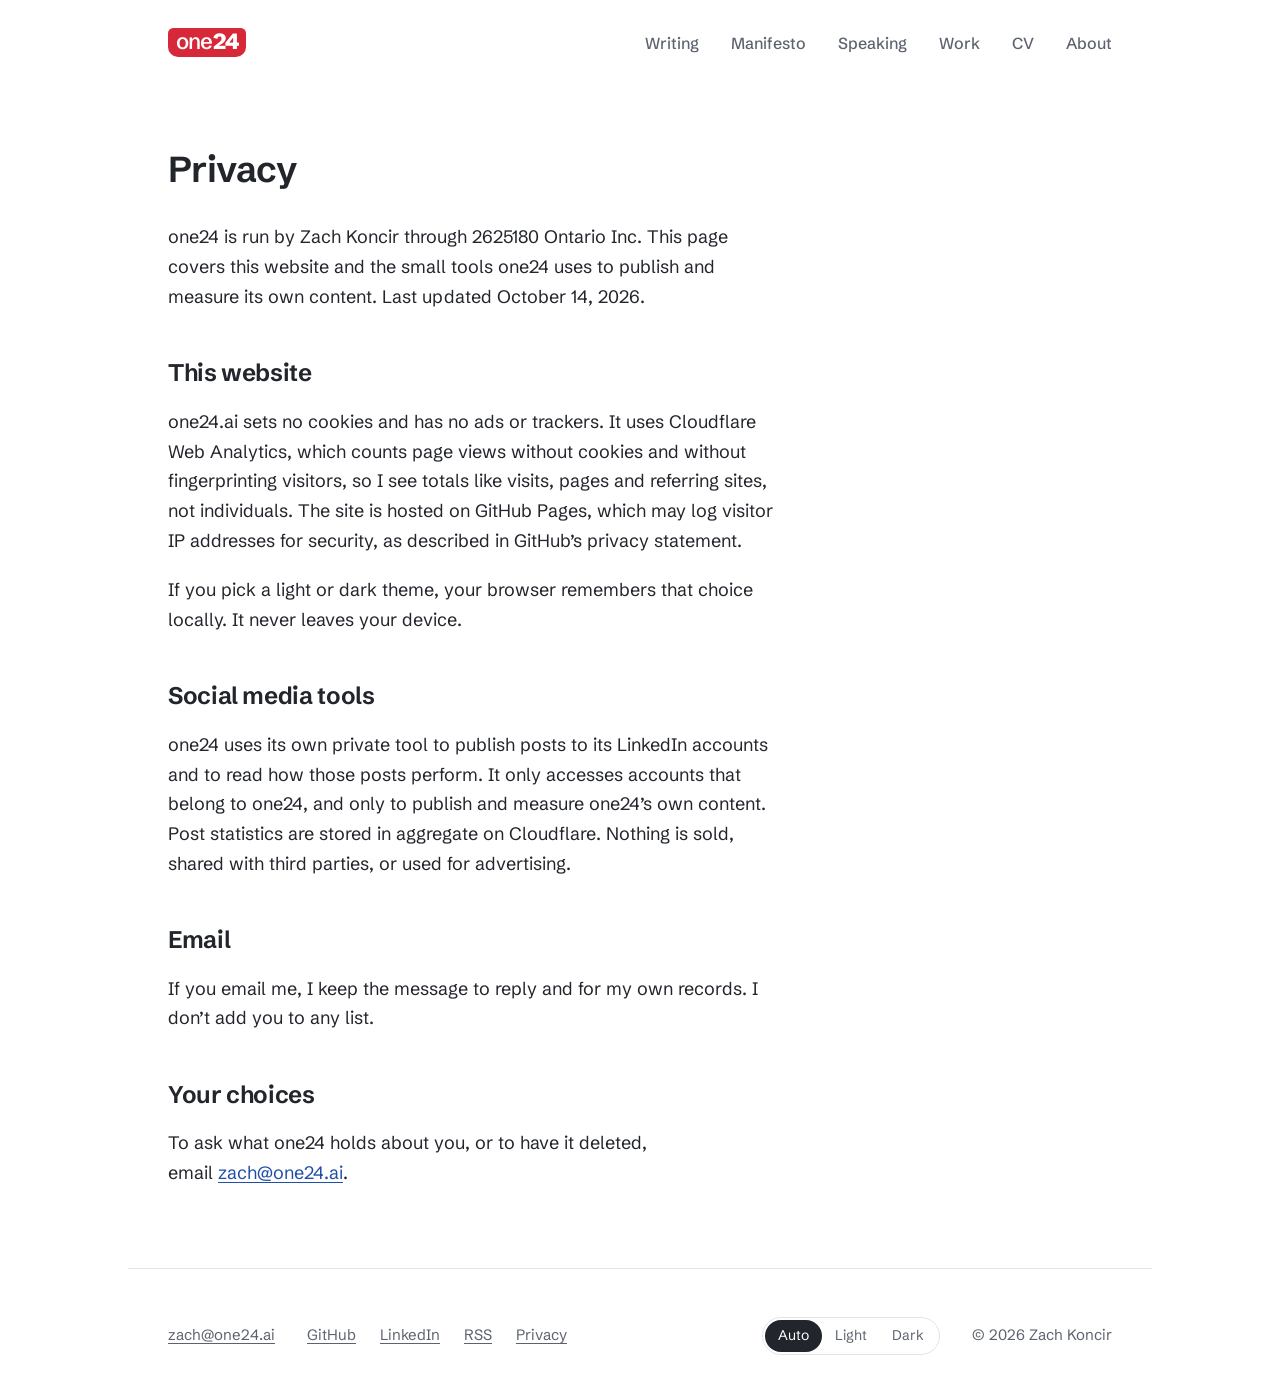
<file: privacy/index.html>
<!DOCTYPE html><html lang="en"><head><meta charset="utf-8"><meta name="viewport" content="width=device-width, initial-scale=1"><meta name="robots" content="noindex, nofollow"><title>Privacy | Zach Koncir</title><meta name="description" content="What one24.ai collects, and what it doesn't."><link rel="canonical" href="https://one24.ai/privacy/"><link rel="icon" href="/favicon.svg" type="image/svg+xml"><link rel="alternate" type="application/rss+xml" title="Zach Koncir: writing" href="/rss.xml"><link rel="sitemap" href="/sitemap-index.xml"><meta property="og:title" content="Privacy | Zach Koncir"><meta property="og:description" content="What one24.ai collects, and what it doesn't."><meta property="og:url" content="https://one24.ai/privacy/"><meta property="og:type" content="website"><meta property="og:image" content="https://one24.ai/og.png"><meta property="og:image:width" content="1200"><meta property="og:image:height" content="630"><meta property="og:image:alt" content="one24: Zach Koncir, platform engineering, AWS and AI"><meta name="twitter:card" content="summary_large_image"><meta name="theme-color" content="#ffffff" media="(prefers-color-scheme: light)"><meta name="theme-color" content="#16181d" media="(prefers-color-scheme: dark)"><script>
			try {
				const theme = localStorage.getItem("theme");
				if (theme === "light" || theme === "dark") document.documentElement.dataset.theme = theme;
			} catch {}
		</script><link rel="stylesheet" href="/_astro/Base.Bqd0biIV.css"><style>h1[data-astro-cid-u6ohjolg]{font-size:var(--step-4);margin:clamp(2rem,6vw,4rem) 0 2rem}
</style></head><body><a class="skip-link" href="#main">Skip to content</a><header class="wrap site-header" data-astro-cid-nen7h5rs><a href="/" class="home" aria-label="one24, home" data-astro-cid-nen7h5rs><span class="wordmark sm" aria-label="one24" data-astro-cid-qisgtjgl><span aria-hidden="true" data-astro-cid-qisgtjgl><span class="one" data-astro-cid-qisgtjgl>one</span><span class="num" data-astro-cid-qisgtjgl>24</span></span></span></a><button type="button" class="menu-toggle" aria-expanded="false" aria-controls="main-menu" hidden data-astro-cid-nen7h5rs><span class="bars" aria-hidden="true" data-astro-cid-nen7h5rs></span><span class="label" data-astro-cid-nen7h5rs>Menu</span></button><nav id="main-menu" aria-label="Main" data-astro-cid-nen7h5rs><ul data-astro-cid-nen7h5rs><li data-astro-cid-nen7h5rs><a href="/writing/" data-astro-cid-nen7h5rs>Writing</a></li><li data-astro-cid-nen7h5rs><a href="/manifesto/" data-astro-cid-nen7h5rs>Manifesto</a></li><li data-astro-cid-nen7h5rs><a href="/speaking/" data-astro-cid-nen7h5rs>Speaking</a></li><li data-astro-cid-nen7h5rs><a href="/work/" data-astro-cid-nen7h5rs>Work</a></li><li data-astro-cid-nen7h5rs><a href="/cv/" data-astro-cid-nen7h5rs>CV</a></li><li data-astro-cid-nen7h5rs><a href="/about/" data-astro-cid-nen7h5rs>About</a></li></ul></nav></header><script type="module">var e=document.querySelector(`.site-header`),t=e?.querySelector(`.menu-toggle`);if(e&&t){e.dataset.js=``,t.hidden=!1;let n=n=>{t.setAttribute(`aria-expanded`,String(n)),e.toggleAttribute(`data-open`,n)};t.addEventListener(`click`,()=>n(t.getAttribute(`aria-expanded`)!==`true`)),document.addEventListener(`keydown`,r=>{r.key===`Escape`&&e.hasAttribute(`data-open`)&&(n(!1),t.focus())})}</script><main id="main"><div class="wrap" data-astro-cid-u6ohjolg><h1 data-astro-cid-u6ohjolg>Privacy</h1><div class="prose" data-astro-cid-u6ohjolg><p data-astro-cid-u6ohjolg>one24 is run by Zach Koncir through 2625180 Ontario Inc. This page covers this website and the small tools one24 uses to publish and measure its own content. Last updated October 14, 2026.</p><h2 data-astro-cid-u6ohjolg>This website</h2><p data-astro-cid-u6ohjolg>one24.ai sets no cookies and has no ads or trackers. It uses Cloudflare Web Analytics, which counts page views without cookies and without fingerprinting visitors, so I see totals like visits, pages and referring sites, not individuals. The site is hosted on GitHub Pages, which may log visitor IP addresses for security, as described in GitHub’s privacy statement.</p><p data-astro-cid-u6ohjolg>If you pick a light or dark theme, your browser remembers that choice locally. It never leaves your device.</p><h2 data-astro-cid-u6ohjolg>Social media tools</h2><p data-astro-cid-u6ohjolg>one24 uses its own private tool to publish posts to its LinkedIn accounts and to read how those posts perform. It only accesses accounts that belong to one24, and only to publish and measure one24’s own content. Post statistics are stored in aggregate on Cloudflare. Nothing is sold, shared with third parties, or used for advertising.</p><h2 data-astro-cid-u6ohjolg>Email</h2><p data-astro-cid-u6ohjolg>If you email me, I keep the message to reply and for my own records. I don’t add you to any list.</p><h2 data-astro-cid-u6ohjolg>Your choices</h2><p data-astro-cid-u6ohjolg>To ask what one24 holds about you, or to have it deleted, email <a href="mailto:zach@one24.ai" data-astro-cid-u6ohjolg>zach@one24.ai</a>.</p></div></div></main><footer class="wrap site-footer" data-astro-cid-jo6i4kqk><p data-astro-cid-jo6i4kqk><a href="mailto:zach@one24.ai" data-astro-cid-jo6i4kqk>zach@one24.ai</a></p><ul data-astro-cid-jo6i4kqk><li data-astro-cid-jo6i4kqk><a href="https://github.com/one24-ai" data-astro-cid-jo6i4kqk>GitHub</a></li><li data-astro-cid-jo6i4kqk><a href="https://www.linkedin.com/in/zkoncir/" data-astro-cid-jo6i4kqk>LinkedIn</a></li><li data-astro-cid-jo6i4kqk><a href="/rss.xml" data-astro-cid-jo6i4kqk>RSS</a></li><li data-astro-cid-jo6i4kqk><a href="/privacy/" data-astro-cid-jo6i4kqk>Privacy</a></li></ul><div class="theme-switch" role="group" aria-label="Colour theme" hidden data-astro-cid-jo6i4kqk><button type="button" data-theme-choice="auto" aria-pressed="true" data-astro-cid-jo6i4kqk>Auto</button><button type="button" data-theme-choice="light" aria-pressed="false" data-astro-cid-jo6i4kqk>Light</button><button type="button" data-theme-choice="dark" aria-pressed="false" data-astro-cid-jo6i4kqk>Dark</button></div><p class="copy" data-astro-cid-jo6i4kqk>© 2026 Zach Koncir</p></footer><script type="module">var e=document.documentElement,t=document.querySelector(`.theme-switch`);if(t){let n=t.querySelectorAll(`[data-theme-choice]`),r=()=>{let t=e.dataset.theme??`auto`;n.forEach(e=>e.setAttribute(`aria-pressed`,String(e.dataset.themeChoice===t)))};n.forEach(t=>t.addEventListener(`click`,()=>{let n=t.dataset.themeChoice;n===`light`||n===`dark`?e.dataset.theme=n:delete e.dataset.theme;try{n===`auto`?localStorage.removeItem(`theme`):localStorage.setItem(`theme`,n)}catch{}r()})),r(),t.hidden=!1}</script></body></html>
</file>
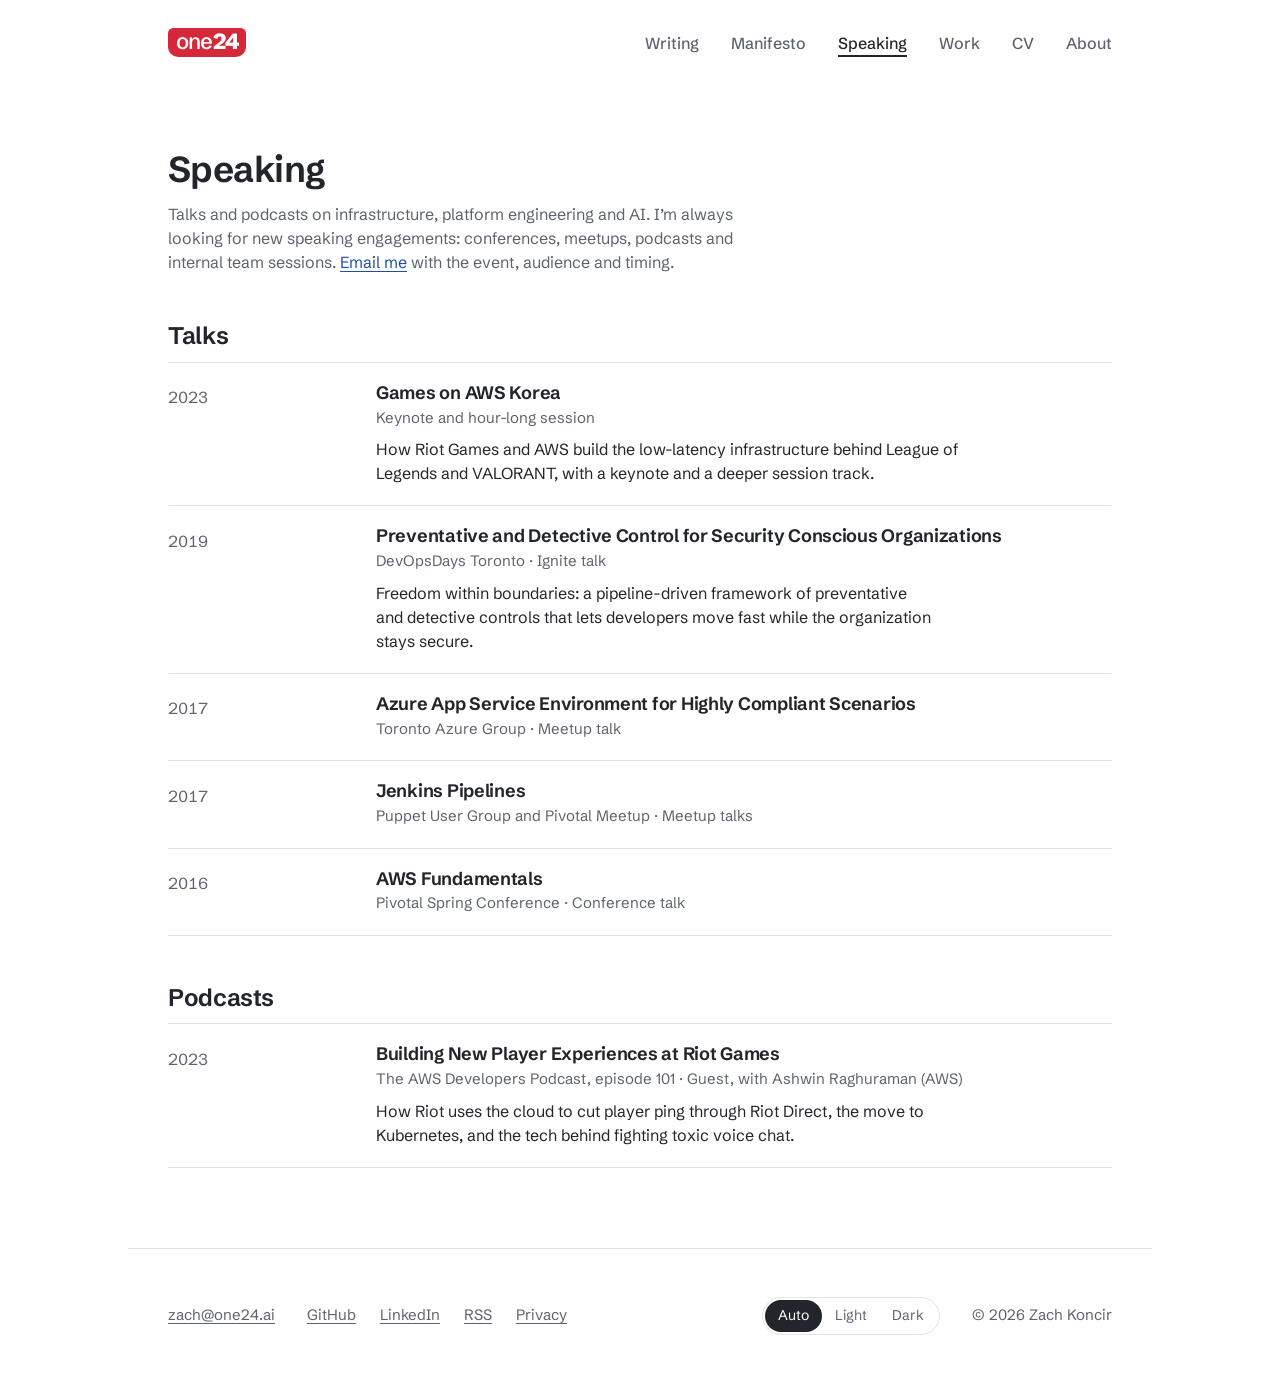
<file: speaking/index.html>
<!DOCTYPE html><html lang="en"><head><meta charset="utf-8"><meta name="viewport" content="width=device-width, initial-scale=1"><meta name="robots" content="noindex, nofollow"><title>Speaking | Zach Koncir</title><meta name="description" content="Talks and podcast appearances by Zach Koncir, and how to book him to speak."><link rel="canonical" href="https://one24.ai/speaking/"><link rel="icon" href="/favicon.svg" type="image/svg+xml"><link rel="alternate" type="application/rss+xml" title="Zach Koncir: writing" href="/rss.xml"><link rel="sitemap" href="/sitemap-index.xml"><meta property="og:title" content="Speaking | Zach Koncir"><meta property="og:description" content="Talks and podcast appearances by Zach Koncir, and how to book him to speak."><meta property="og:url" content="https://one24.ai/speaking/"><meta property="og:type" content="website"><meta property="og:image" content="https://one24.ai/og.png"><meta property="og:image:width" content="1200"><meta property="og:image:height" content="630"><meta property="og:image:alt" content="one24: Zach Koncir, platform engineering, AWS and AI"><meta name="twitter:card" content="summary_large_image"><meta name="theme-color" content="#ffffff" media="(prefers-color-scheme: light)"><meta name="theme-color" content="#16181d" media="(prefers-color-scheme: dark)"><script>
			try {
				const theme = localStorage.getItem("theme");
				if (theme === "light" || theme === "dark") document.documentElement.dataset.theme = theme;
			} catch {}
		</script><link rel="stylesheet" href="/_astro/Base.Bqd0biIV.css"><style>h1[data-astro-cid-ern53e7e]{font-size:var(--step-4);margin-top:clamp(2rem,6vw,4rem)}.lede[data-astro-cid-ern53e7e]{color:var(--muted);max-width:38rem;margin:.75rem 0 0}h2[data-astro-cid-ern53e7e]{font-size:var(--step-3);margin:3rem 0 .75rem}.entries[data-astro-cid-ern53e7e]{border-top:1px solid var(--rule);margin:0;padding:0;list-style:none}.entries[data-astro-cid-ern53e7e]>li[data-astro-cid-ern53e7e]{border-bottom:1px solid var(--rule);grid-template-columns:11rem 1fr;column-gap:2rem;padding-block:1.25rem;display:grid}.when[data-astro-cid-ern53e7e]{color:var(--muted);font-variant-numeric:tabular-nums;margin:.15rem 0 0}h3[data-astro-cid-ern53e7e]{font-size:var(--step-1)}h3[data-astro-cid-ern53e7e] a[data-astro-cid-ern53e7e]{color:var(--ink);text-decoration:none}h3[data-astro-cid-ern53e7e] a[data-astro-cid-ern53e7e]:hover{color:var(--accent);text-decoration:underline}.meta[data-astro-cid-ern53e7e]{color:var(--muted);margin:.2rem 0 0;font-size:.9375rem}.summary[data-astro-cid-ern53e7e]{max-width:38rem;margin:.5rem 0 0}@media (width<=40rem){.entries[data-astro-cid-ern53e7e]>li[data-astro-cid-ern53e7e]{grid-template-columns:1fr}}
</style></head><body><a class="skip-link" href="#main">Skip to content</a><header class="wrap site-header" data-astro-cid-nen7h5rs><a href="/" class="home" aria-label="one24, home" data-astro-cid-nen7h5rs><span class="wordmark sm" aria-label="one24" data-astro-cid-qisgtjgl><span aria-hidden="true" data-astro-cid-qisgtjgl><span class="one" data-astro-cid-qisgtjgl>one</span><span class="num" data-astro-cid-qisgtjgl>24</span></span></span></a><button type="button" class="menu-toggle" aria-expanded="false" aria-controls="main-menu" hidden data-astro-cid-nen7h5rs><span class="bars" aria-hidden="true" data-astro-cid-nen7h5rs></span><span class="label" data-astro-cid-nen7h5rs>Menu</span></button><nav id="main-menu" aria-label="Main" data-astro-cid-nen7h5rs><ul data-astro-cid-nen7h5rs><li data-astro-cid-nen7h5rs><a href="/writing/" data-astro-cid-nen7h5rs>Writing</a></li><li data-astro-cid-nen7h5rs><a href="/manifesto/" data-astro-cid-nen7h5rs>Manifesto</a></li><li data-astro-cid-nen7h5rs><a href="/speaking/" aria-current="page" data-astro-cid-nen7h5rs>Speaking</a></li><li data-astro-cid-nen7h5rs><a href="/work/" data-astro-cid-nen7h5rs>Work</a></li><li data-astro-cid-nen7h5rs><a href="/cv/" data-astro-cid-nen7h5rs>CV</a></li><li data-astro-cid-nen7h5rs><a href="/about/" data-astro-cid-nen7h5rs>About</a></li></ul></nav></header><script type="module">var e=document.querySelector(`.site-header`),t=e?.querySelector(`.menu-toggle`);if(e&&t){e.dataset.js=``,t.hidden=!1;let n=n=>{t.setAttribute(`aria-expanded`,String(n)),e.toggleAttribute(`data-open`,n)};t.addEventListener(`click`,()=>n(t.getAttribute(`aria-expanded`)!==`true`)),document.addEventListener(`keydown`,r=>{r.key===`Escape`&&e.hasAttribute(`data-open`)&&(n(!1),t.focus())})}</script><main id="main"><div class="wrap" data-astro-cid-ern53e7e><h1 data-astro-cid-ern53e7e>Speaking</h1><p class="lede" data-astro-cid-ern53e7e>Talks and podcasts on infrastructure, platform engineering and AI. I’m always looking for new speaking engagements: conferences, meetups, podcasts and internal team sessions. <a href="mailto:zach@one24.ai?subject=Speaking" data-astro-cid-ern53e7e>Email me</a> with the event, audience and timing.</p><section aria-labelledby="talks" data-astro-cid-ern53e7e><h2 id="talks" data-astro-cid-ern53e7e>Talks</h2><ol class="entries" data-astro-cid-ern53e7e><li data-astro-cid-ern53e7e><p class="when" data-astro-cid-ern53e7e>2023</p><div data-astro-cid-ern53e7e><h3 data-astro-cid-ern53e7e>Games on AWS Korea</h3><p class="meta" data-astro-cid-ern53e7e>Keynote and hour-long session</p><p class="summary" data-astro-cid-ern53e7e>How Riot Games and AWS build the low-latency infrastructure behind League of Legends and VALORANT, with a keynote and a deeper session track.</p></div></li><li data-astro-cid-ern53e7e><p class="when" data-astro-cid-ern53e7e>2019</p><div data-astro-cid-ern53e7e><h3 data-astro-cid-ern53e7e><a href="https://devopsdays.org/events/2019-toronto/program/zach-koncir/" data-astro-cid-ern53e7e>Preventative and Detective Control for Security Conscious Organizations</a></h3><p class="meta" data-astro-cid-ern53e7e>DevOpsDays Toronto · Ignite talk</p><p class="summary" data-astro-cid-ern53e7e>Freedom within boundaries: a pipeline-driven framework of preventative and detective controls that lets developers move fast while the organization stays secure.</p></div></li><li data-astro-cid-ern53e7e><p class="when" data-astro-cid-ern53e7e>2017</p><div data-astro-cid-ern53e7e><h3 data-astro-cid-ern53e7e>Azure App Service Environment for Highly Compliant Scenarios</h3><p class="meta" data-astro-cid-ern53e7e>Toronto Azure Group · Meetup talk</p></div></li><li data-astro-cid-ern53e7e><p class="when" data-astro-cid-ern53e7e>2017</p><div data-astro-cid-ern53e7e><h3 data-astro-cid-ern53e7e>Jenkins Pipelines</h3><p class="meta" data-astro-cid-ern53e7e>Puppet User Group and Pivotal Meetup · Meetup talks</p></div></li><li data-astro-cid-ern53e7e><p class="when" data-astro-cid-ern53e7e>2016</p><div data-astro-cid-ern53e7e><h3 data-astro-cid-ern53e7e>AWS Fundamentals</h3><p class="meta" data-astro-cid-ern53e7e>Pivotal Spring Conference · Conference talk</p></div></li></ol></section><section aria-labelledby="podcasts" data-astro-cid-ern53e7e><h2 id="podcasts" data-astro-cid-ern53e7e>Podcasts</h2><ol class="entries" data-astro-cid-ern53e7e><li data-astro-cid-ern53e7e><p class="when" data-astro-cid-ern53e7e>2023</p><div data-astro-cid-ern53e7e><h3 data-astro-cid-ern53e7e><a href="https://podcasts.apple.com/ca/podcast/episode-101-building-new-player-experiences-at-riot/id1574162669?i=1000636441064" data-astro-cid-ern53e7e>Building New Player Experiences at Riot Games</a></h3><p class="meta" data-astro-cid-ern53e7e>The AWS Developers Podcast, episode 101 · Guest, with Ashwin Raghuraman (AWS)</p><p class="summary" data-astro-cid-ern53e7e>How Riot uses the cloud to cut player ping through Riot Direct, the move to Kubernetes, and the tech behind fighting toxic voice chat.</p></div></li></ol></section></div></main><footer class="wrap site-footer" data-astro-cid-jo6i4kqk><p data-astro-cid-jo6i4kqk><a href="mailto:zach@one24.ai" data-astro-cid-jo6i4kqk>zach@one24.ai</a></p><ul data-astro-cid-jo6i4kqk><li data-astro-cid-jo6i4kqk><a href="https://github.com/one24-ai" data-astro-cid-jo6i4kqk>GitHub</a></li><li data-astro-cid-jo6i4kqk><a href="https://www.linkedin.com/in/zkoncir/" data-astro-cid-jo6i4kqk>LinkedIn</a></li><li data-astro-cid-jo6i4kqk><a href="/rss.xml" data-astro-cid-jo6i4kqk>RSS</a></li><li data-astro-cid-jo6i4kqk><a href="/privacy/" data-astro-cid-jo6i4kqk>Privacy</a></li></ul><div class="theme-switch" role="group" aria-label="Colour theme" hidden data-astro-cid-jo6i4kqk><button type="button" data-theme-choice="auto" aria-pressed="true" data-astro-cid-jo6i4kqk>Auto</button><button type="button" data-theme-choice="light" aria-pressed="false" data-astro-cid-jo6i4kqk>Light</button><button type="button" data-theme-choice="dark" aria-pressed="false" data-astro-cid-jo6i4kqk>Dark</button></div><p class="copy" data-astro-cid-jo6i4kqk>© 2026 Zach Koncir</p></footer><script type="module">var e=document.documentElement,t=document.querySelector(`.theme-switch`);if(t){let n=t.querySelectorAll(`[data-theme-choice]`),r=()=>{let t=e.dataset.theme??`auto`;n.forEach(e=>e.setAttribute(`aria-pressed`,String(e.dataset.themeChoice===t)))};n.forEach(t=>t.addEventListener(`click`,()=>{let n=t.dataset.themeChoice;n===`light`||n===`dark`?e.dataset.theme=n:delete e.dataset.theme;try{n===`auto`?localStorage.removeItem(`theme`):localStorage.setItem(`theme`,n)}catch{}r()})),r(),t.hidden=!1}</script></body></html>
</file>
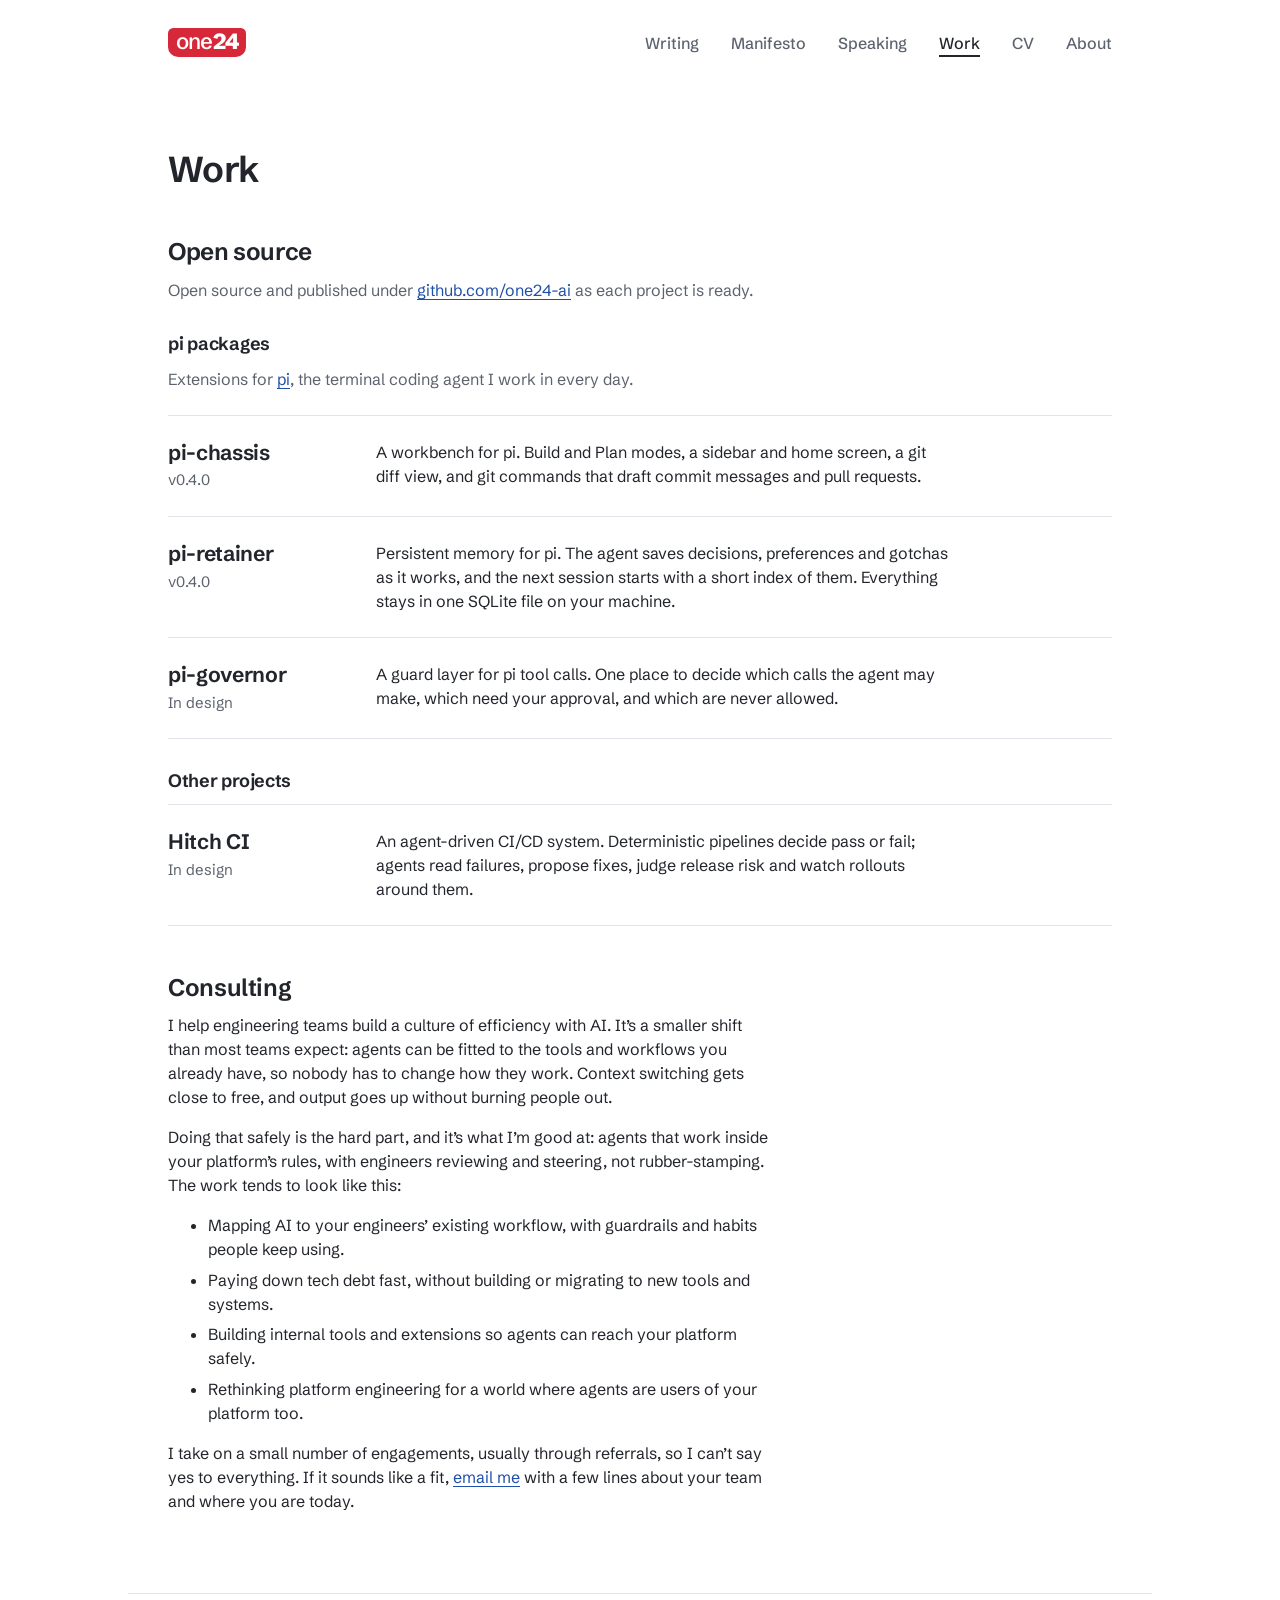
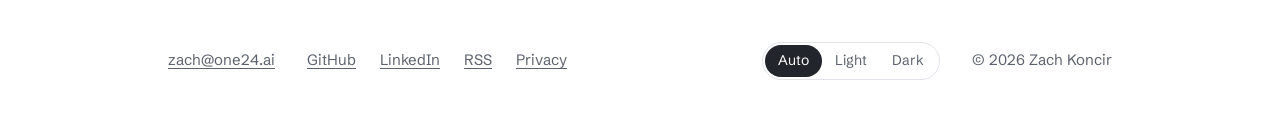
<file: work/index.html>
<!DOCTYPE html><html lang="en"><head><meta charset="utf-8"><meta name="viewport" content="width=device-width, initial-scale=1"><meta name="robots" content="noindex, nofollow"><title>Work | Zach Koncir</title><meta name="description" content="Open source tools for engineer-driven AI, and consulting on AI in platform engineering."><link rel="canonical" href="https://one24.ai/work/"><link rel="icon" href="/favicon.svg" type="image/svg+xml"><link rel="alternate" type="application/rss+xml" title="Zach Koncir: writing" href="/rss.xml"><link rel="sitemap" href="/sitemap-index.xml"><meta property="og:title" content="Work | Zach Koncir"><meta property="og:description" content="Open source tools for engineer-driven AI, and consulting on AI in platform engineering."><meta property="og:url" content="https://one24.ai/work/"><meta property="og:type" content="website"><meta property="og:image" content="https://one24.ai/og.png"><meta property="og:image:width" content="1200"><meta property="og:image:height" content="630"><meta property="og:image:alt" content="one24: Zach Koncir, platform engineering, AWS and AI"><meta name="twitter:card" content="summary_large_image"><meta name="theme-color" content="#ffffff" media="(prefers-color-scheme: light)"><meta name="theme-color" content="#16181d" media="(prefers-color-scheme: dark)"><script>
			try {
				const theme = localStorage.getItem("theme");
				if (theme === "light" || theme === "dark") document.documentElement.dataset.theme = theme;
			} catch {}
		</script><link rel="stylesheet" href="/_astro/Base.Bqd0biIV.css"><style>.projects[data-astro-cid-pf5okai3]{border-top:1px solid var(--rule);margin:0;padding:0;list-style:none}li[data-astro-cid-pf5okai3]{border-bottom:1px solid var(--rule);grid-template:"name summary""status summary"1fr/11rem 1fr;align-items:start;column-gap:2rem;padding-block:1.5rem;display:grid}h3[data-astro-cid-pf5okai3]{font-size:var(--step-2);grid-area:name}h3[data-astro-cid-pf5okai3] a[data-astro-cid-pf5okai3]{color:var(--ink);text-decoration:none}h3[data-astro-cid-pf5okai3] a[data-astro-cid-pf5okai3]:hover{color:var(--accent);text-decoration:underline}.status[data-astro-cid-pf5okai3]{color:var(--muted);grid-area:status;margin:.35rem 0 0;font-size:.9375rem}.summary[data-astro-cid-pf5okai3]{max-width:36rem;color:var(--ink);grid-area:summary;margin:0}@media (width<=40rem){li[data-astro-cid-pf5okai3]{grid-template-columns:1fr;grid-template-areas:"name""status""summary"}.summary[data-astro-cid-pf5okai3]{margin-top:.75rem}}h1[data-astro-cid-r3bc3sjw]{font-size:var(--step-4);margin-top:clamp(2rem,6vw,4rem)}h2[data-astro-cid-r3bc3sjw]{font-size:var(--step-3);margin:3rem 0 .75rem}.lede[data-astro-cid-r3bc3sjw]{color:var(--muted);margin:0 0 1.5rem}h3[data-astro-cid-r3bc3sjw]{font-size:var(--step-1);margin:2rem 0 .75rem}.consulting[data-astro-cid-r3bc3sjw]{margin-top:2rem}.consulting-body[data-astro-cid-r3bc3sjw]{max-width:var(--measure)}.consulting-body[data-astro-cid-r3bc3sjw]>[data-astro-cid-r3bc3sjw]{margin:1em 0 0}.consulting-body[data-astro-cid-r3bc3sjw]>[data-astro-cid-r3bc3sjw]:first-child{margin-top:0}.consulting-body[data-astro-cid-r3bc3sjw] li[data-astro-cid-r3bc3sjw]+li[data-astro-cid-r3bc3sjw]{margin-top:.4em}
</style></head><body><a class="skip-link" href="#main">Skip to content</a><header class="wrap site-header" data-astro-cid-nen7h5rs><a href="/" class="home" aria-label="one24, home" data-astro-cid-nen7h5rs><span class="wordmark sm" aria-label="one24" data-astro-cid-qisgtjgl><span aria-hidden="true" data-astro-cid-qisgtjgl><span class="one" data-astro-cid-qisgtjgl>one</span><span class="num" data-astro-cid-qisgtjgl>24</span></span></span></a><button type="button" class="menu-toggle" aria-expanded="false" aria-controls="main-menu" hidden data-astro-cid-nen7h5rs><span class="bars" aria-hidden="true" data-astro-cid-nen7h5rs></span><span class="label" data-astro-cid-nen7h5rs>Menu</span></button><nav id="main-menu" aria-label="Main" data-astro-cid-nen7h5rs><ul data-astro-cid-nen7h5rs><li data-astro-cid-nen7h5rs><a href="/writing/" data-astro-cid-nen7h5rs>Writing</a></li><li data-astro-cid-nen7h5rs><a href="/manifesto/" data-astro-cid-nen7h5rs>Manifesto</a></li><li data-astro-cid-nen7h5rs><a href="/speaking/" data-astro-cid-nen7h5rs>Speaking</a></li><li data-astro-cid-nen7h5rs><a href="/work/" aria-current="page" data-astro-cid-nen7h5rs>Work</a></li><li data-astro-cid-nen7h5rs><a href="/cv/" data-astro-cid-nen7h5rs>CV</a></li><li data-astro-cid-nen7h5rs><a href="/about/" data-astro-cid-nen7h5rs>About</a></li></ul></nav></header><script type="module">var e=document.querySelector(`.site-header`),t=e?.querySelector(`.menu-toggle`);if(e&&t){e.dataset.js=``,t.hidden=!1;let n=n=>{t.setAttribute(`aria-expanded`,String(n)),e.toggleAttribute(`data-open`,n)};t.addEventListener(`click`,()=>n(t.getAttribute(`aria-expanded`)!==`true`)),document.addEventListener(`keydown`,r=>{r.key===`Escape`&&e.hasAttribute(`data-open`)&&(n(!1),t.focus())})}</script><main id="main"><div class="wrap" data-astro-cid-r3bc3sjw><h1 data-astro-cid-r3bc3sjw>Work</h1><section aria-labelledby="oss" data-astro-cid-r3bc3sjw><h2 id="oss" data-astro-cid-r3bc3sjw>Open source</h2><p class="lede" data-astro-cid-r3bc3sjw>Open source and published under <a href="https://github.com/one24-ai" data-astro-cid-r3bc3sjw>github.com/one24-ai</a> as each project is ready.</p><h3 data-astro-cid-r3bc3sjw>pi packages</h3><p class="lede" data-astro-cid-r3bc3sjw>Extensions for <a href="https://pi.dev" data-astro-cid-r3bc3sjw>pi</a>, the terminal coding agent I work in every day.</p><ul class="projects" data-astro-cid-pf5okai3><li data-astro-cid-pf5okai3><h3 data-astro-cid-pf5okai3><a href="https://github.com/one24-ai/pi-chassis" data-astro-cid-pf5okai3>pi-chassis</a></h3><p class="status" data-astro-cid-pf5okai3>v0.4.0</p><p class="summary" data-astro-cid-pf5okai3>A workbench for pi. Build and Plan modes, a sidebar and home screen, a git diff view, and git commands that draft commit messages and pull requests.</p></li><li data-astro-cid-pf5okai3><h3 data-astro-cid-pf5okai3><a href="https://github.com/one24-ai/pi-retainer" data-astro-cid-pf5okai3>pi-retainer</a></h3><p class="status" data-astro-cid-pf5okai3>v0.4.0</p><p class="summary" data-astro-cid-pf5okai3>Persistent memory for pi. The agent saves decisions, preferences and gotchas as it works, and the next session starts with a short index of them. Everything stays in one SQLite file on your machine.</p></li><li data-astro-cid-pf5okai3><h3 data-astro-cid-pf5okai3><a href="https://github.com/one24-ai/pi-governor" data-astro-cid-pf5okai3>pi-governor</a></h3><p class="status" data-astro-cid-pf5okai3>In design</p><p class="summary" data-astro-cid-pf5okai3>A guard layer for pi tool calls. One place to decide which calls the agent may make, which need your approval, and which are never allowed.</p></li></ul><h3 data-astro-cid-r3bc3sjw>Other projects</h3><ul class="projects" data-astro-cid-pf5okai3><li data-astro-cid-pf5okai3><h3 data-astro-cid-pf5okai3>Hitch CI</h3><p class="status" data-astro-cid-pf5okai3>In design</p><p class="summary" data-astro-cid-pf5okai3>An agent-driven CI/CD system. Deterministic pipelines decide pass or fail; agents read failures, propose fixes, judge release risk and watch rollouts around them.</p></li></ul></section><section aria-labelledby="consulting" class="consulting" data-astro-cid-r3bc3sjw><h2 id="consulting" data-astro-cid-r3bc3sjw>Consulting</h2><div class="consulting-body" data-astro-cid-r3bc3sjw><p data-astro-cid-r3bc3sjw>I help engineering teams build a culture of efficiency with AI. It’s a smaller shift than most teams expect: agents can be fitted to the tools and workflows you already have, so nobody has to change how they work. Context switching gets close to free, and output goes up without burning people out.</p><p data-astro-cid-r3bc3sjw>Doing that safely is the hard part, and it’s what I’m good at: agents that work inside your platform’s rules, with engineers reviewing and steering, not rubber-stamping. The work tends to look like this:</p><ul data-astro-cid-r3bc3sjw><li data-astro-cid-r3bc3sjw>Mapping AI to your engineers’ existing workflow, with guardrails and habits people keep using.</li><li data-astro-cid-r3bc3sjw>Paying down tech debt fast, without building or migrating to new tools and systems.</li><li data-astro-cid-r3bc3sjw>Building internal tools and extensions so agents can reach your platform safely.</li><li data-astro-cid-r3bc3sjw>Rethinking platform engineering for a world where agents are users of your platform too.</li></ul><p data-astro-cid-r3bc3sjw>I take on a small number of engagements, usually through referrals, so I can’t say yes to everything. If it sounds like a fit, <a href="mailto:zach@one24.ai?subject=Consulting" data-astro-cid-r3bc3sjw>email me</a> with a few lines about your team and where you are today.</p></div></section></div></main><footer class="wrap site-footer" data-astro-cid-jo6i4kqk><p data-astro-cid-jo6i4kqk><a href="mailto:zach@one24.ai" data-astro-cid-jo6i4kqk>zach@one24.ai</a></p><ul data-astro-cid-jo6i4kqk><li data-astro-cid-jo6i4kqk><a href="https://github.com/one24-ai" data-astro-cid-jo6i4kqk>GitHub</a></li><li data-astro-cid-jo6i4kqk><a href="https://www.linkedin.com/in/zkoncir/" data-astro-cid-jo6i4kqk>LinkedIn</a></li><li data-astro-cid-jo6i4kqk><a href="/rss.xml" data-astro-cid-jo6i4kqk>RSS</a></li><li data-astro-cid-jo6i4kqk><a href="/privacy/" data-astro-cid-jo6i4kqk>Privacy</a></li></ul><div class="theme-switch" role="group" aria-label="Colour theme" hidden data-astro-cid-jo6i4kqk><button type="button" data-theme-choice="auto" aria-pressed="true" data-astro-cid-jo6i4kqk>Auto</button><button type="button" data-theme-choice="light" aria-pressed="false" data-astro-cid-jo6i4kqk>Light</button><button type="button" data-theme-choice="dark" aria-pressed="false" data-astro-cid-jo6i4kqk>Dark</button></div><p class="copy" data-astro-cid-jo6i4kqk>© 2026 Zach Koncir</p></footer><script type="module">var e=document.documentElement,t=document.querySelector(`.theme-switch`);if(t){let n=t.querySelectorAll(`[data-theme-choice]`),r=()=>{let t=e.dataset.theme??`auto`;n.forEach(e=>e.setAttribute(`aria-pressed`,String(e.dataset.themeChoice===t)))};n.forEach(t=>t.addEventListener(`click`,()=>{let n=t.dataset.themeChoice;n===`light`||n===`dark`?e.dataset.theme=n:delete e.dataset.theme;try{n===`auto`?localStorage.removeItem(`theme`):localStorage.setItem(`theme`,n)}catch{}r()})),r(),t.hidden=!1}</script></body></html>
</file>
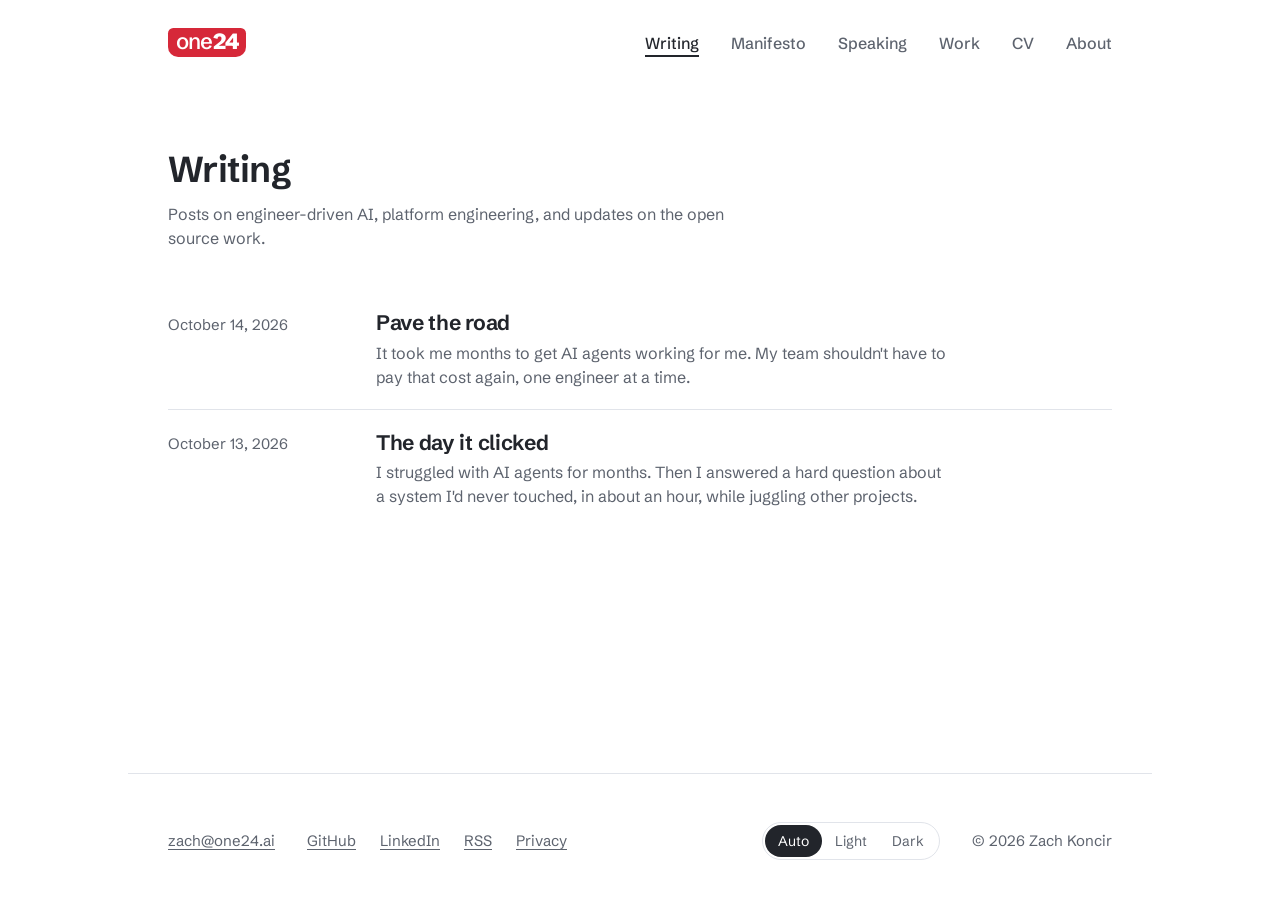
<file: writing/index.html>
<!DOCTYPE html><html lang="en"><head><meta charset="utf-8"><meta name="viewport" content="width=device-width, initial-scale=1"><meta name="robots" content="noindex, nofollow"><title>Writing | Zach Koncir</title><meta name="description" content="Posts and updates on engineer-driven AI and platform engineering."><link rel="canonical" href="https://one24.ai/writing/"><link rel="icon" href="/favicon.svg" type="image/svg+xml"><link rel="alternate" type="application/rss+xml" title="Zach Koncir: writing" href="/rss.xml"><link rel="sitemap" href="/sitemap-index.xml"><meta property="og:title" content="Writing | Zach Koncir"><meta property="og:description" content="Posts and updates on engineer-driven AI and platform engineering."><meta property="og:url" content="https://one24.ai/writing/"><meta property="og:type" content="website"><meta property="og:image" content="https://one24.ai/og.png"><meta property="og:image:width" content="1200"><meta property="og:image:height" content="630"><meta property="og:image:alt" content="one24: Zach Koncir, platform engineering, AWS and AI"><meta name="twitter:card" content="summary_large_image"><meta name="theme-color" content="#ffffff" media="(prefers-color-scheme: light)"><meta name="theme-color" content="#16181d" media="(prefers-color-scheme: dark)"><script>
			try {
				const theme = localStorage.getItem("theme");
				if (theme === "light" || theme === "dark") document.documentElement.dataset.theme = theme;
			} catch {}
		</script><link rel="stylesheet" href="/_astro/Base.Bqd0biIV.css"><style>h1[data-astro-cid-67lgijtc]{font-size:var(--step-4);margin-top:clamp(2rem,6vw,4rem)}.lede[data-astro-cid-67lgijtc]{color:var(--muted);max-width:36rem;margin:.75rem 0 2.5rem}
.posts[data-astro-cid-oxezsu4a]{margin:0;padding:0;list-style:none}li[data-astro-cid-oxezsu4a]{grid-template-columns:11rem 1fr;column-gap:2rem;padding-block:1.25rem;display:grid}li[data-astro-cid-oxezsu4a]+li[data-astro-cid-oxezsu4a]{border-top:1px solid var(--rule)}time[data-astro-cid-oxezsu4a]{color:var(--muted);padding-top:.2rem;font-size:.9375rem}h3[data-astro-cid-oxezsu4a]{font-size:var(--step-2)}h3[data-astro-cid-oxezsu4a] a[data-astro-cid-oxezsu4a]{color:var(--ink);text-decoration:none}h3[data-astro-cid-oxezsu4a] a[data-astro-cid-oxezsu4a]:hover{color:var(--accent);text-decoration:underline}p[data-astro-cid-oxezsu4a]{color:var(--muted);max-width:36rem;margin:.4rem 0 0}.draft[data-astro-cid-oxezsu4a]{color:var(--plate-text);background:var(--plate);vertical-align:middle;border-radius:3px;margin-left:.6rem;padding:.1rem .45rem;font-size:.8125rem;font-weight:600}.empty[data-astro-cid-oxezsu4a]{color:var(--muted);margin:0}@media (width<=40rem){li[data-astro-cid-oxezsu4a]{grid-template-columns:1fr}}
</style></head><body><a class="skip-link" href="#main">Skip to content</a><header class="wrap site-header" data-astro-cid-nen7h5rs><a href="/" class="home" aria-label="one24, home" data-astro-cid-nen7h5rs><span class="wordmark sm" aria-label="one24" data-astro-cid-qisgtjgl><span aria-hidden="true" data-astro-cid-qisgtjgl><span class="one" data-astro-cid-qisgtjgl>one</span><span class="num" data-astro-cid-qisgtjgl>24</span></span></span></a><button type="button" class="menu-toggle" aria-expanded="false" aria-controls="main-menu" hidden data-astro-cid-nen7h5rs><span class="bars" aria-hidden="true" data-astro-cid-nen7h5rs></span><span class="label" data-astro-cid-nen7h5rs>Menu</span></button><nav id="main-menu" aria-label="Main" data-astro-cid-nen7h5rs><ul data-astro-cid-nen7h5rs><li data-astro-cid-nen7h5rs><a href="/writing/" aria-current="page" data-astro-cid-nen7h5rs>Writing</a></li><li data-astro-cid-nen7h5rs><a href="/manifesto/" data-astro-cid-nen7h5rs>Manifesto</a></li><li data-astro-cid-nen7h5rs><a href="/speaking/" data-astro-cid-nen7h5rs>Speaking</a></li><li data-astro-cid-nen7h5rs><a href="/work/" data-astro-cid-nen7h5rs>Work</a></li><li data-astro-cid-nen7h5rs><a href="/cv/" data-astro-cid-nen7h5rs>CV</a></li><li data-astro-cid-nen7h5rs><a href="/about/" data-astro-cid-nen7h5rs>About</a></li></ul></nav></header><script type="module">var e=document.querySelector(`.site-header`),t=e?.querySelector(`.menu-toggle`);if(e&&t){e.dataset.js=``,t.hidden=!1;let n=n=>{t.setAttribute(`aria-expanded`,String(n)),e.toggleAttribute(`data-open`,n)};t.addEventListener(`click`,()=>n(t.getAttribute(`aria-expanded`)!==`true`)),document.addEventListener(`keydown`,r=>{r.key===`Escape`&&e.hasAttribute(`data-open`)&&(n(!1),t.focus())})}</script><main id="main"><div class="wrap" data-astro-cid-67lgijtc><h1 data-astro-cid-67lgijtc>Writing</h1><p class="lede" data-astro-cid-67lgijtc>Posts on engineer-driven AI, platform engineering, and updates on the open source work.</p><ol class="posts" data-astro-cid-oxezsu4a><li data-astro-cid-oxezsu4a><time datetime="2026-10-14T00:00:00.000Z" data-astro-cid-oxezsu4a>October 14, 2026</time><div data-astro-cid-oxezsu4a><h3 data-astro-cid-oxezsu4a><a href="/writing/pave-the-road/" data-astro-cid-oxezsu4a>Pave the road</a></h3><p data-astro-cid-oxezsu4a>It took me months to get AI agents working for me. My team shouldn&#39;t have to pay that cost again, one engineer at a time.</p></div></li><li data-astro-cid-oxezsu4a><time datetime="2026-10-13T00:00:00.000Z" data-astro-cid-oxezsu4a>October 13, 2026</time><div data-astro-cid-oxezsu4a><h3 data-astro-cid-oxezsu4a><a href="/writing/the-day-it-clicked/" data-astro-cid-oxezsu4a>The day it clicked</a></h3><p data-astro-cid-oxezsu4a>I struggled with AI agents for months. Then I answered a hard question about a system I&#39;d never touched, in about an hour, while juggling other projects.</p></div></li></ol></div></main><footer class="wrap site-footer" data-astro-cid-jo6i4kqk><p data-astro-cid-jo6i4kqk><a href="mailto:zach@one24.ai" data-astro-cid-jo6i4kqk>zach@one24.ai</a></p><ul data-astro-cid-jo6i4kqk><li data-astro-cid-jo6i4kqk><a href="https://github.com/one24-ai" data-astro-cid-jo6i4kqk>GitHub</a></li><li data-astro-cid-jo6i4kqk><a href="https://www.linkedin.com/in/zkoncir/" data-astro-cid-jo6i4kqk>LinkedIn</a></li><li data-astro-cid-jo6i4kqk><a href="/rss.xml" data-astro-cid-jo6i4kqk>RSS</a></li><li data-astro-cid-jo6i4kqk><a href="/privacy/" data-astro-cid-jo6i4kqk>Privacy</a></li></ul><div class="theme-switch" role="group" aria-label="Colour theme" hidden data-astro-cid-jo6i4kqk><button type="button" data-theme-choice="auto" aria-pressed="true" data-astro-cid-jo6i4kqk>Auto</button><button type="button" data-theme-choice="light" aria-pressed="false" data-astro-cid-jo6i4kqk>Light</button><button type="button" data-theme-choice="dark" aria-pressed="false" data-astro-cid-jo6i4kqk>Dark</button></div><p class="copy" data-astro-cid-jo6i4kqk>© 2026 Zach Koncir</p></footer><script type="module">var e=document.documentElement,t=document.querySelector(`.theme-switch`);if(t){let n=t.querySelectorAll(`[data-theme-choice]`),r=()=>{let t=e.dataset.theme??`auto`;n.forEach(e=>e.setAttribute(`aria-pressed`,String(e.dataset.themeChoice===t)))};n.forEach(t=>t.addEventListener(`click`,()=>{let n=t.dataset.themeChoice;n===`light`||n===`dark`?e.dataset.theme=n:delete e.dataset.theme;try{n===`auto`?localStorage.removeItem(`theme`):localStorage.setItem(`theme`,n)}catch{}r()})),r(),t.hidden=!1}</script></body></html>
</file>
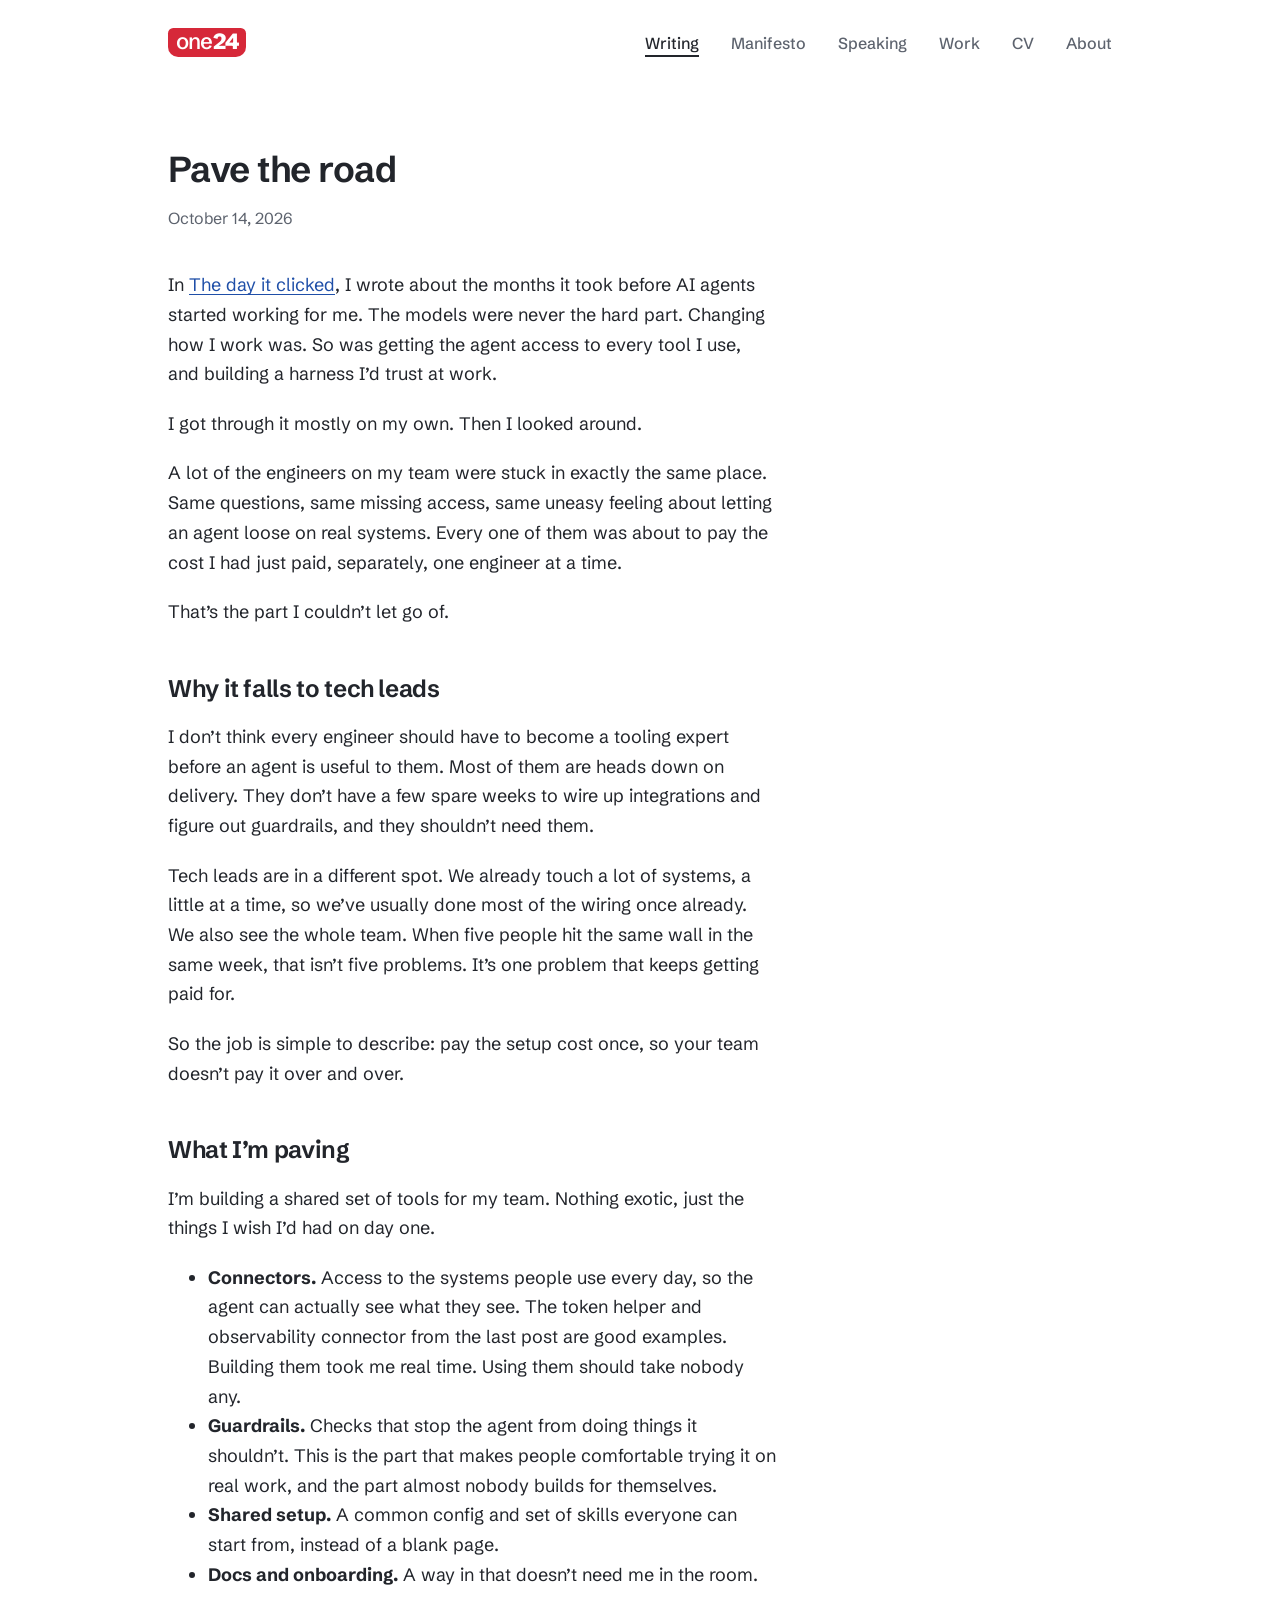
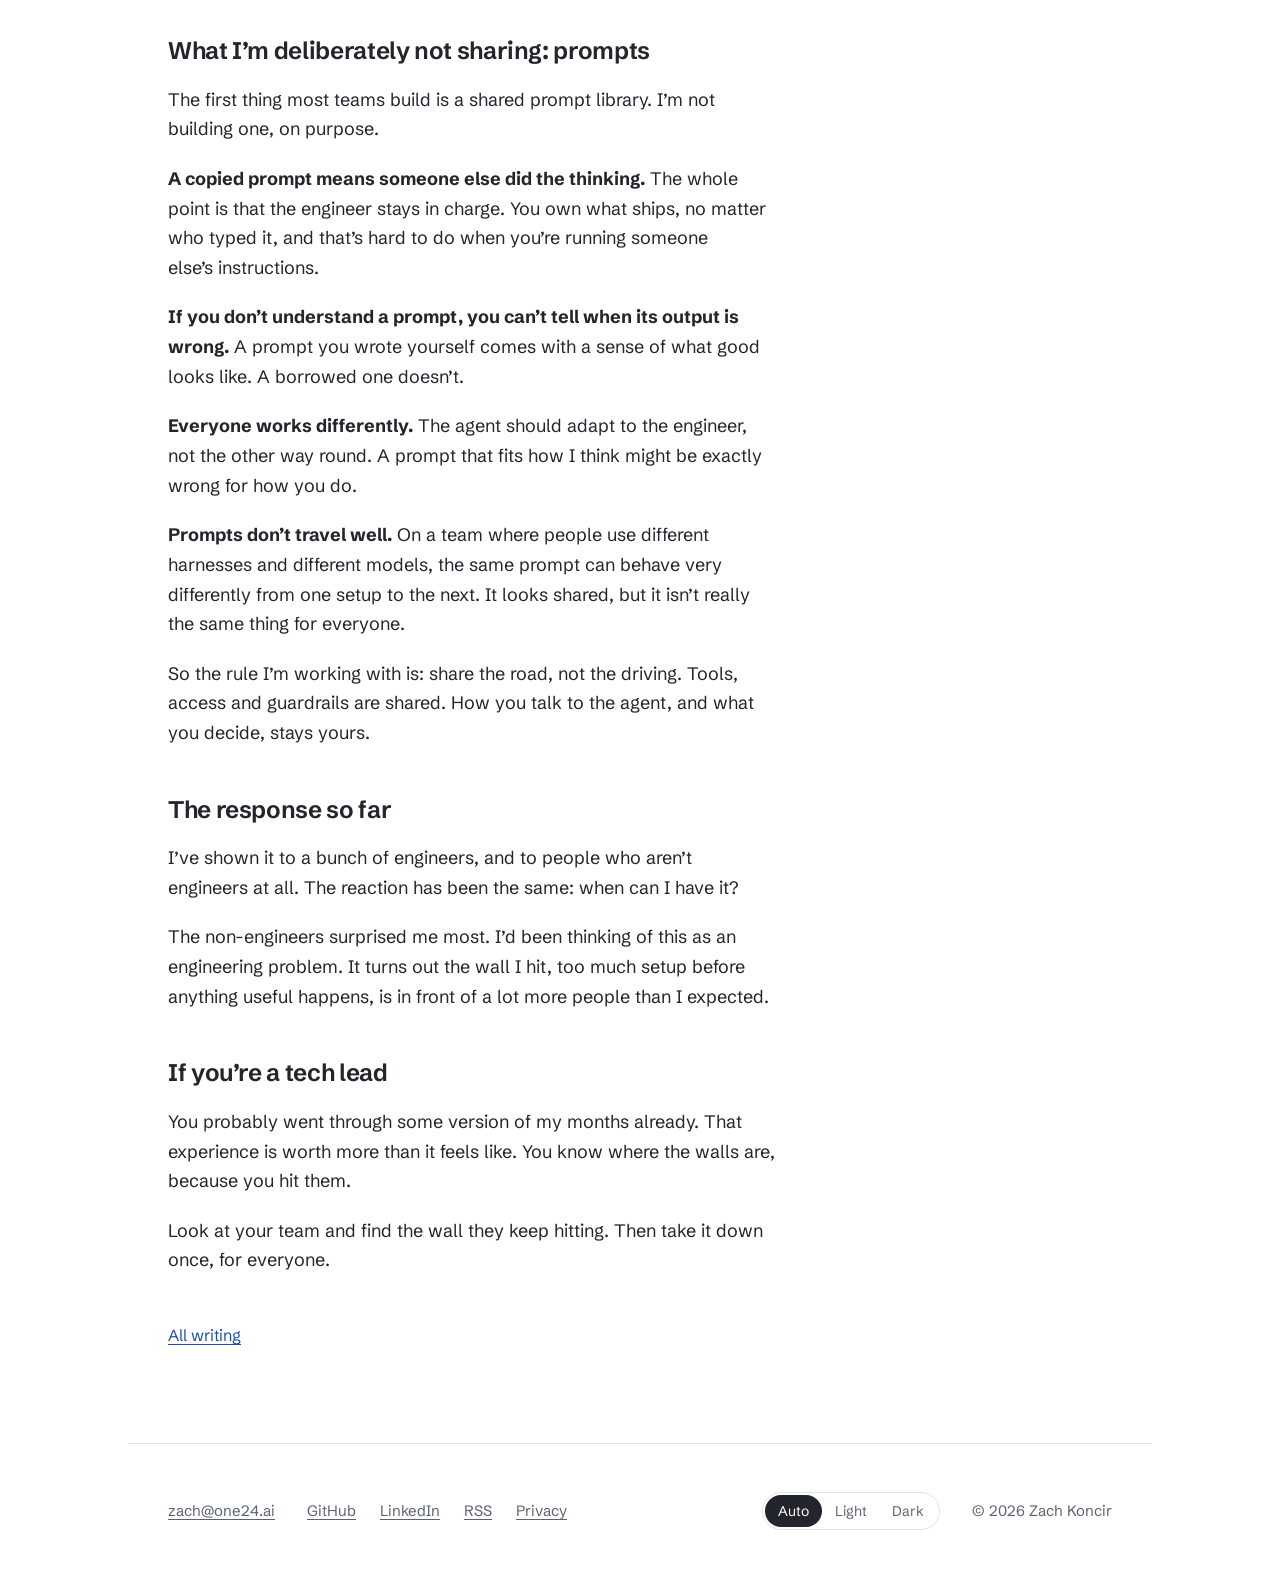
<file: writing/pave-the-road/index.html>
<!DOCTYPE html><html lang="en"><head><meta charset="utf-8"><meta name="viewport" content="width=device-width, initial-scale=1"><meta name="robots" content="noindex, nofollow"><title>Pave the road | Zach Koncir</title><meta name="description" content="It took me months to get AI agents working for me. My team shouldn't have to pay that cost again, one engineer at a time."><link rel="canonical" href="https://one24.ai/writing/pave-the-road/"><link rel="icon" href="/favicon.svg" type="image/svg+xml"><link rel="alternate" type="application/rss+xml" title="Zach Koncir: writing" href="/rss.xml"><link rel="sitemap" href="/sitemap-index.xml"><meta property="og:title" content="Pave the road | Zach Koncir"><meta property="og:description" content="It took me months to get AI agents working for me. My team shouldn't have to pay that cost again, one engineer at a time."><meta property="og:url" content="https://one24.ai/writing/pave-the-road/"><meta property="og:type" content="website"><meta property="og:image" content="https://one24.ai/og.png"><meta property="og:image:width" content="1200"><meta property="og:image:height" content="630"><meta property="og:image:alt" content="one24: Zach Koncir, platform engineering, AWS and AI"><meta name="twitter:card" content="summary_large_image"><meta name="theme-color" content="#ffffff" media="(prefers-color-scheme: light)"><meta name="theme-color" content="#16181d" media="(prefers-color-scheme: dark)"><script>
			try {
				const theme = localStorage.getItem("theme");
				if (theme === "light" || theme === "dark") document.documentElement.dataset.theme = theme;
			} catch {}
		</script><link rel="stylesheet" href="/_astro/Base.Bqd0biIV.css"><style>header[data-astro-cid-ujoazszw]{max-width:46rem;margin:clamp(2rem,6vw,4rem) 0 2.5rem}h1[data-astro-cid-ujoazszw]{font-size:var(--step-4)}.meta[data-astro-cid-ujoazszw]{color:var(--muted);margin:1rem 0 0}.back[data-astro-cid-ujoazszw]{margin-top:3rem}
</style></head><body><a class="skip-link" href="#main">Skip to content</a><header class="wrap site-header" data-astro-cid-nen7h5rs><a href="/" class="home" aria-label="one24, home" data-astro-cid-nen7h5rs><span class="wordmark sm" aria-label="one24" data-astro-cid-qisgtjgl><span aria-hidden="true" data-astro-cid-qisgtjgl><span class="one" data-astro-cid-qisgtjgl>one</span><span class="num" data-astro-cid-qisgtjgl>24</span></span></span></a><button type="button" class="menu-toggle" aria-expanded="false" aria-controls="main-menu" hidden data-astro-cid-nen7h5rs><span class="bars" aria-hidden="true" data-astro-cid-nen7h5rs></span><span class="label" data-astro-cid-nen7h5rs>Menu</span></button><nav id="main-menu" aria-label="Main" data-astro-cid-nen7h5rs><ul data-astro-cid-nen7h5rs><li data-astro-cid-nen7h5rs><a href="/writing/" aria-current="page" data-astro-cid-nen7h5rs>Writing</a></li><li data-astro-cid-nen7h5rs><a href="/manifesto/" data-astro-cid-nen7h5rs>Manifesto</a></li><li data-astro-cid-nen7h5rs><a href="/speaking/" data-astro-cid-nen7h5rs>Speaking</a></li><li data-astro-cid-nen7h5rs><a href="/work/" data-astro-cid-nen7h5rs>Work</a></li><li data-astro-cid-nen7h5rs><a href="/cv/" data-astro-cid-nen7h5rs>CV</a></li><li data-astro-cid-nen7h5rs><a href="/about/" data-astro-cid-nen7h5rs>About</a></li></ul></nav></header><script type="module">var e=document.querySelector(`.site-header`),t=e?.querySelector(`.menu-toggle`);if(e&&t){e.dataset.js=``,t.hidden=!1;let n=n=>{t.setAttribute(`aria-expanded`,String(n)),e.toggleAttribute(`data-open`,n)};t.addEventListener(`click`,()=>n(t.getAttribute(`aria-expanded`)!==`true`)),document.addEventListener(`keydown`,r=>{r.key===`Escape`&&e.hasAttribute(`data-open`)&&(n(!1),t.focus())})}</script><main id="main"><article class="wrap" data-astro-cid-ujoazszw><header data-astro-cid-ujoazszw><h1 data-astro-cid-ujoazszw>Pave the road</h1><p class="meta" data-astro-cid-ujoazszw><time datetime="2026-10-14T00:00:00.000Z" data-astro-cid-ujoazszw>October 14, 2026</time></p></header><div class="prose" data-astro-cid-ujoazszw><p>In <a href="/writing/the-day-it-clicked/">The day it clicked</a>, I wrote about the months it took before AI agents started working for me. The models were never the hard part. Changing how I work was. So was getting the agent access to every tool I use, and building a harness I’d trust at work.</p>
<p>I got through it mostly on my own. Then I looked around.</p>
<p>A lot of the engineers on my team were stuck in exactly the same place. Same questions, same missing access, same uneasy feeling about letting an agent loose on real systems. Every one of them was about to pay the cost I had just paid, separately, one engineer at a time.</p>
<p>That’s the part I couldn’t let go of.</p>
<h2 id="why-it-falls-to-tech-leads">Why it falls to tech leads</h2>
<p>I don’t think every engineer should have to become a tooling expert before an agent is useful to them. Most of them are heads down on delivery. They don’t have a few spare weeks to wire up integrations and figure out guardrails, and they shouldn’t need them.</p>
<p>Tech leads are in a different spot. We already touch a lot of systems, a little at a time, so we’ve usually done most of the wiring once already. We also see the whole team. When five people hit the same wall in the same week, that isn’t five problems. It’s one problem that keeps getting paid for.</p>
<p>So the job is simple to describe: pay the setup cost once, so your team doesn’t pay it over and over.</p>
<h2 id="what-im-paving">What I’m paving</h2>
<p>I’m building a shared set of tools for my team. Nothing exotic, just the things I wish I’d had on day one.</p>
<ul>
<li><strong>Connectors.</strong> Access to the systems people use every day, so the agent can actually see what they see. The token helper and observability connector from the last post are good examples. Building them took me real time. Using them should take nobody any.</li>
<li><strong>Guardrails.</strong> Checks that stop the agent from doing things it shouldn’t. This is the part that makes people comfortable trying it on real work, and the part almost nobody builds for themselves.</li>
<li><strong>Shared setup.</strong> A common config and set of skills everyone can start from, instead of a blank page.</li>
<li><strong>Docs and onboarding.</strong> A way in that doesn’t need me in the room.</li>
</ul>
<h2 id="what-im-deliberately-not-sharing-prompts">What I’m deliberately not sharing: prompts</h2>
<p>The first thing most teams build is a shared prompt library. I’m not building one, on purpose.</p>
<p><strong>A copied prompt means someone else did the thinking.</strong> The whole point is that the engineer stays in charge. You own what ships, no matter who typed it, and that’s hard to do when you’re running someone else’s instructions.</p>
<p><strong>If you don’t understand a prompt, you can’t tell when its output is wrong.</strong> A prompt you wrote yourself comes with a sense of what good looks like. A borrowed one doesn’t.</p>
<p><strong>Everyone works differently.</strong> The agent should adapt to the engineer, not the other way round. A prompt that fits how I think might be exactly wrong for how you do.</p>
<p><strong>Prompts don’t travel well.</strong> On a team where people use different harnesses and different models, the same prompt can behave very differently from one setup to the next. It looks shared, but it isn’t really the same thing for everyone.</p>
<p>So the rule I’m working with is: share the road, not the driving. Tools, access and guardrails are shared. How you talk to the agent, and what you decide, stays yours.</p>
<h2 id="the-response-so-far">The response so far</h2>
<p>I’ve shown it to a bunch of engineers, and to people who aren’t engineers at all. The reaction has been the same: when can I have it?</p>
<p>The non-engineers surprised me most. I’d been thinking of this as an engineering problem. It turns out the wall I hit, too much setup before anything useful happens, is in front of a lot more people than I expected.</p>
<h2 id="if-youre-a-tech-lead">If you’re a tech lead</h2>
<p>You probably went through some version of my months already. That experience is worth more than it feels like. You know where the walls are, because you hit them.</p>
<p>Look at your team and find the wall they keep hitting. Then take it down once, for everyone.</p>
</div><p class="back" data-astro-cid-ujoazszw><a href="/writing/" data-astro-cid-ujoazszw>All writing</a></p></article></main><footer class="wrap site-footer" data-astro-cid-jo6i4kqk><p data-astro-cid-jo6i4kqk><a href="mailto:zach@one24.ai" data-astro-cid-jo6i4kqk>zach@one24.ai</a></p><ul data-astro-cid-jo6i4kqk><li data-astro-cid-jo6i4kqk><a href="https://github.com/one24-ai" data-astro-cid-jo6i4kqk>GitHub</a></li><li data-astro-cid-jo6i4kqk><a href="https://www.linkedin.com/in/zkoncir/" data-astro-cid-jo6i4kqk>LinkedIn</a></li><li data-astro-cid-jo6i4kqk><a href="/rss.xml" data-astro-cid-jo6i4kqk>RSS</a></li><li data-astro-cid-jo6i4kqk><a href="/privacy/" data-astro-cid-jo6i4kqk>Privacy</a></li></ul><div class="theme-switch" role="group" aria-label="Colour theme" hidden data-astro-cid-jo6i4kqk><button type="button" data-theme-choice="auto" aria-pressed="true" data-astro-cid-jo6i4kqk>Auto</button><button type="button" data-theme-choice="light" aria-pressed="false" data-astro-cid-jo6i4kqk>Light</button><button type="button" data-theme-choice="dark" aria-pressed="false" data-astro-cid-jo6i4kqk>Dark</button></div><p class="copy" data-astro-cid-jo6i4kqk>© 2026 Zach Koncir</p></footer><script type="module">var e=document.documentElement,t=document.querySelector(`.theme-switch`);if(t){let n=t.querySelectorAll(`[data-theme-choice]`),r=()=>{let t=e.dataset.theme??`auto`;n.forEach(e=>e.setAttribute(`aria-pressed`,String(e.dataset.themeChoice===t)))};n.forEach(t=>t.addEventListener(`click`,()=>{let n=t.dataset.themeChoice;n===`light`||n===`dark`?e.dataset.theme=n:delete e.dataset.theme;try{n===`auto`?localStorage.removeItem(`theme`):localStorage.setItem(`theme`,n)}catch{}r()})),r(),t.hidden=!1}</script></body></html>
</file>
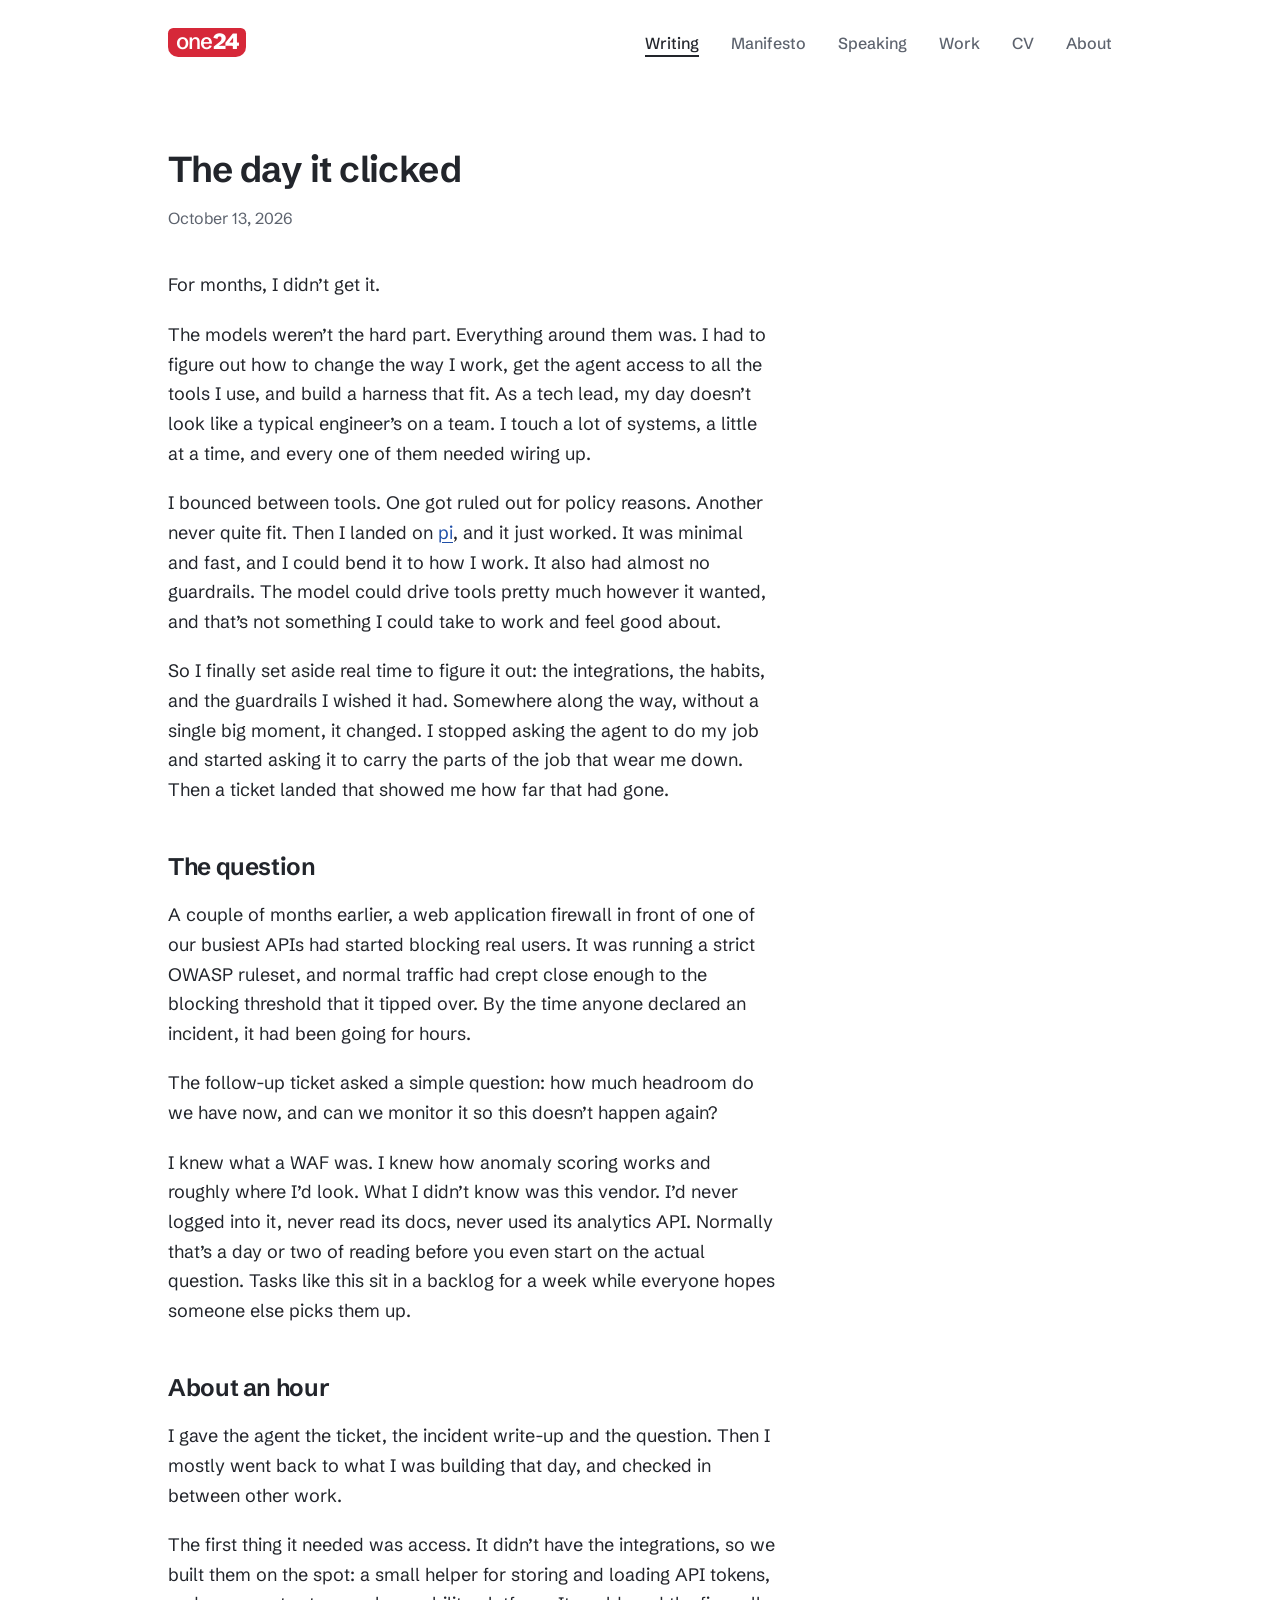
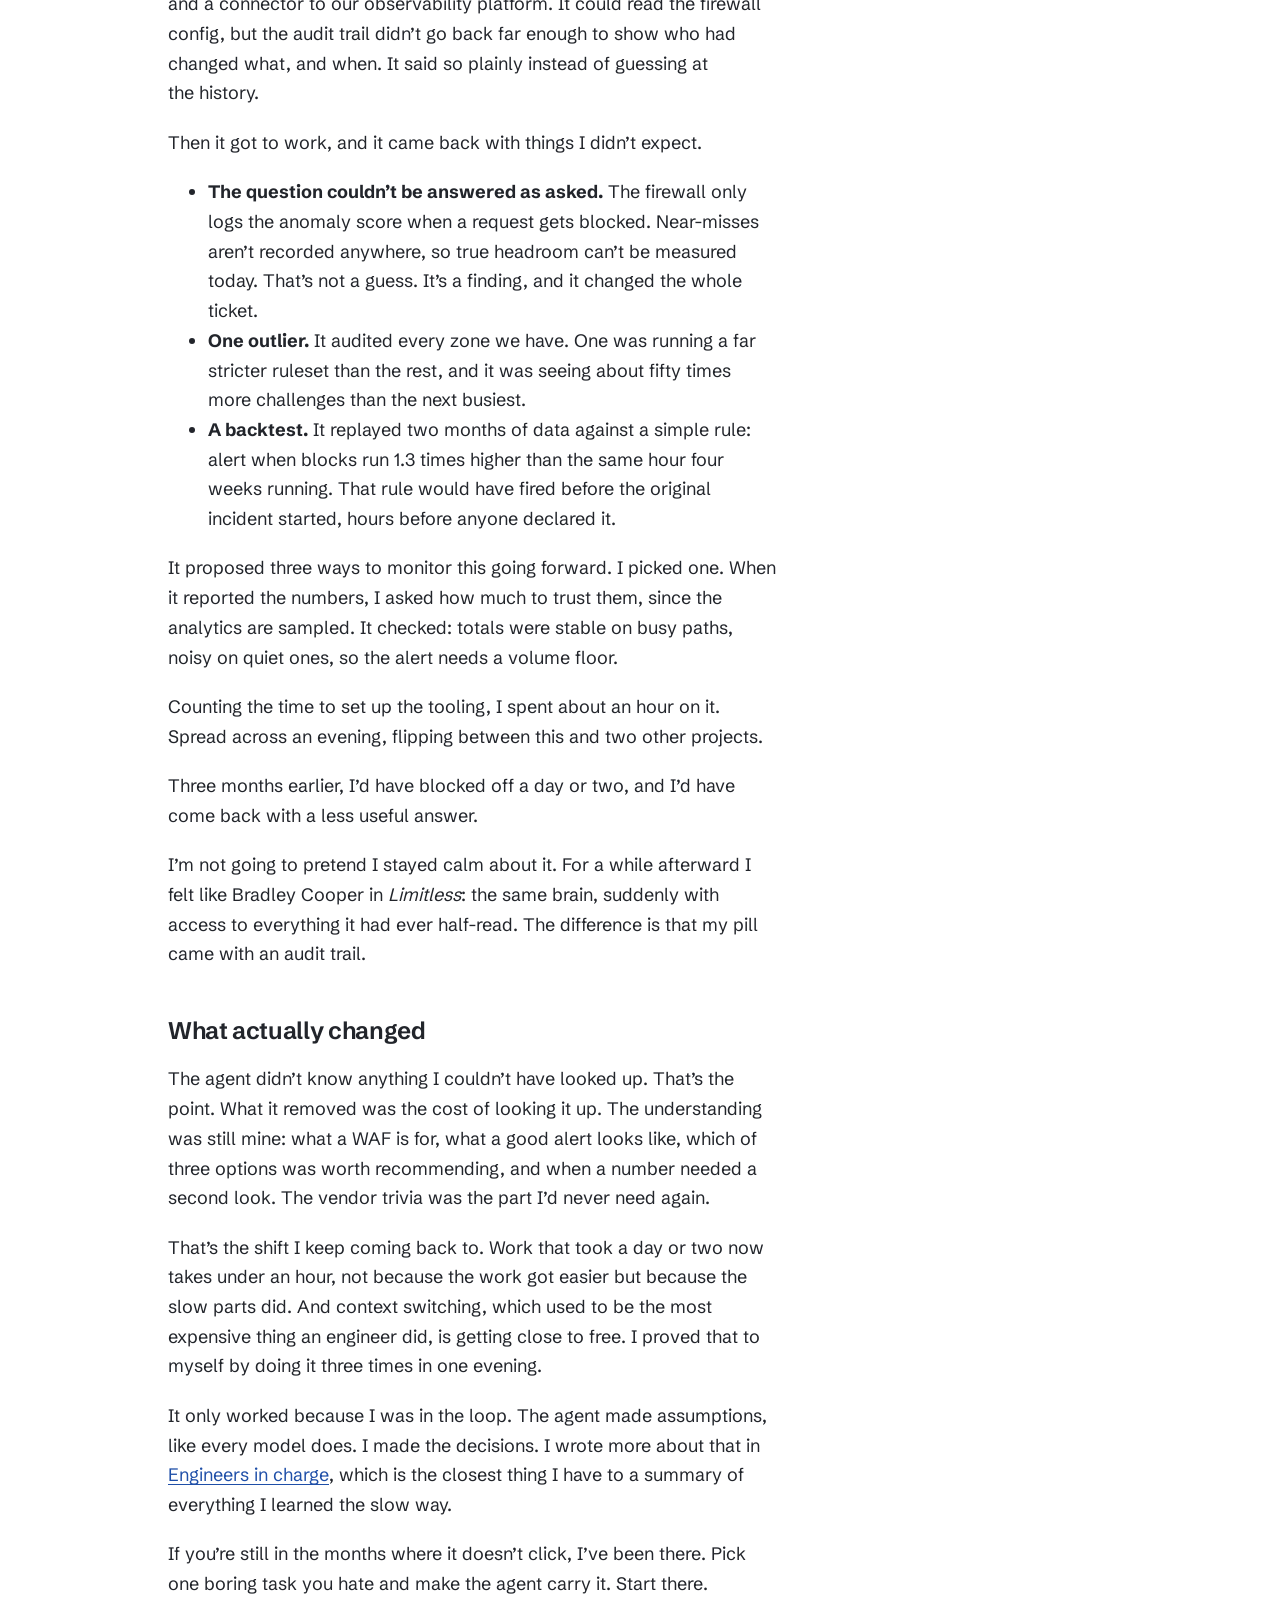
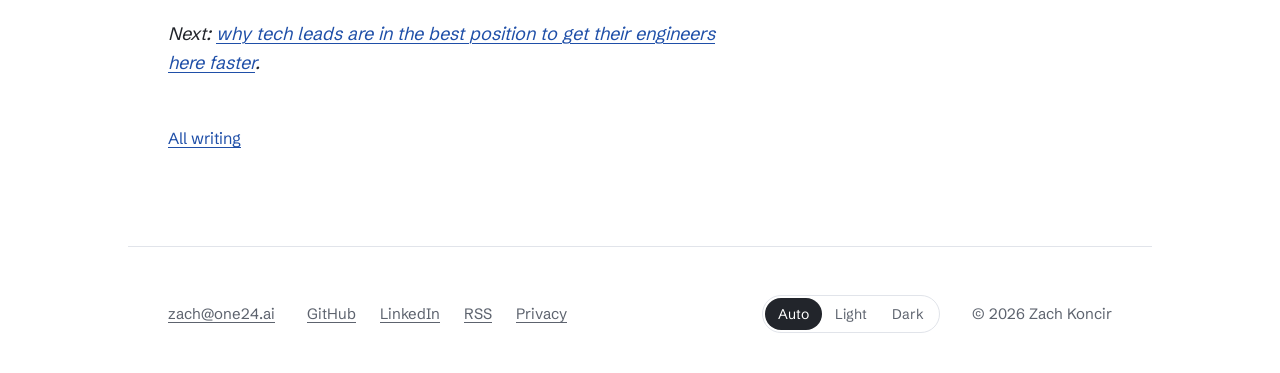
<file: writing/the-day-it-clicked/index.html>
<!DOCTYPE html><html lang="en"><head><meta charset="utf-8"><meta name="viewport" content="width=device-width, initial-scale=1"><meta name="robots" content="noindex, nofollow"><title>The day it clicked | Zach Koncir</title><meta name="description" content="I struggled with AI agents for months. Then I answered a hard question about a system I'd never touched, in about an hour, while juggling other projects."><link rel="canonical" href="https://one24.ai/writing/the-day-it-clicked/"><link rel="icon" href="/favicon.svg" type="image/svg+xml"><link rel="alternate" type="application/rss+xml" title="Zach Koncir: writing" href="/rss.xml"><link rel="sitemap" href="/sitemap-index.xml"><meta property="og:title" content="The day it clicked | Zach Koncir"><meta property="og:description" content="I struggled with AI agents for months. Then I answered a hard question about a system I'd never touched, in about an hour, while juggling other projects."><meta property="og:url" content="https://one24.ai/writing/the-day-it-clicked/"><meta property="og:type" content="website"><meta property="og:image" content="https://one24.ai/og.png"><meta property="og:image:width" content="1200"><meta property="og:image:height" content="630"><meta property="og:image:alt" content="one24: Zach Koncir, platform engineering, AWS and AI"><meta name="twitter:card" content="summary_large_image"><meta name="theme-color" content="#ffffff" media="(prefers-color-scheme: light)"><meta name="theme-color" content="#16181d" media="(prefers-color-scheme: dark)"><script>
			try {
				const theme = localStorage.getItem("theme");
				if (theme === "light" || theme === "dark") document.documentElement.dataset.theme = theme;
			} catch {}
		</script><link rel="stylesheet" href="/_astro/Base.Bqd0biIV.css"><style>header[data-astro-cid-ujoazszw]{max-width:46rem;margin:clamp(2rem,6vw,4rem) 0 2.5rem}h1[data-astro-cid-ujoazszw]{font-size:var(--step-4)}.meta[data-astro-cid-ujoazszw]{color:var(--muted);margin:1rem 0 0}.back[data-astro-cid-ujoazszw]{margin-top:3rem}
</style></head><body><a class="skip-link" href="#main">Skip to content</a><header class="wrap site-header" data-astro-cid-nen7h5rs><a href="/" class="home" aria-label="one24, home" data-astro-cid-nen7h5rs><span class="wordmark sm" aria-label="one24" data-astro-cid-qisgtjgl><span aria-hidden="true" data-astro-cid-qisgtjgl><span class="one" data-astro-cid-qisgtjgl>one</span><span class="num" data-astro-cid-qisgtjgl>24</span></span></span></a><button type="button" class="menu-toggle" aria-expanded="false" aria-controls="main-menu" hidden data-astro-cid-nen7h5rs><span class="bars" aria-hidden="true" data-astro-cid-nen7h5rs></span><span class="label" data-astro-cid-nen7h5rs>Menu</span></button><nav id="main-menu" aria-label="Main" data-astro-cid-nen7h5rs><ul data-astro-cid-nen7h5rs><li data-astro-cid-nen7h5rs><a href="/writing/" aria-current="page" data-astro-cid-nen7h5rs>Writing</a></li><li data-astro-cid-nen7h5rs><a href="/manifesto/" data-astro-cid-nen7h5rs>Manifesto</a></li><li data-astro-cid-nen7h5rs><a href="/speaking/" data-astro-cid-nen7h5rs>Speaking</a></li><li data-astro-cid-nen7h5rs><a href="/work/" data-astro-cid-nen7h5rs>Work</a></li><li data-astro-cid-nen7h5rs><a href="/cv/" data-astro-cid-nen7h5rs>CV</a></li><li data-astro-cid-nen7h5rs><a href="/about/" data-astro-cid-nen7h5rs>About</a></li></ul></nav></header><script type="module">var e=document.querySelector(`.site-header`),t=e?.querySelector(`.menu-toggle`);if(e&&t){e.dataset.js=``,t.hidden=!1;let n=n=>{t.setAttribute(`aria-expanded`,String(n)),e.toggleAttribute(`data-open`,n)};t.addEventListener(`click`,()=>n(t.getAttribute(`aria-expanded`)!==`true`)),document.addEventListener(`keydown`,r=>{r.key===`Escape`&&e.hasAttribute(`data-open`)&&(n(!1),t.focus())})}</script><main id="main"><article class="wrap" data-astro-cid-ujoazszw><header data-astro-cid-ujoazszw><h1 data-astro-cid-ujoazszw>The day it clicked</h1><p class="meta" data-astro-cid-ujoazszw><time datetime="2026-10-13T00:00:00.000Z" data-astro-cid-ujoazszw>October 13, 2026</time></p></header><div class="prose" data-astro-cid-ujoazszw><p>For months, I didn’t get it.</p>
<p>The models weren’t the hard part. Everything around them was. I had to figure out how to change the way I work, get the agent access to all the tools I use, and build a harness that fit. As a tech lead, my day doesn’t look like a typical engineer’s on a team. I touch a lot of systems, a little at a time, and every one of them needed wiring up.</p>
<p>I bounced between tools. One got ruled out for policy reasons. Another never quite fit. Then I landed on <a href="https://pi.dev">pi</a>, and it just worked. It was minimal and fast, and I could bend it to how I work. It also had almost no guardrails. The model could drive tools pretty much however it wanted, and that’s not something I could take to work and feel good about.</p>
<p>So I finally set aside real time to figure it out: the integrations, the habits, and the guardrails I wished it had. Somewhere along the way, without a single big moment, it changed. I stopped asking the agent to do my job and started asking it to carry the parts of the job that wear me down. Then a ticket landed that showed me how far that had gone.</p>
<h2 id="the-question">The question</h2>
<p>A couple of months earlier, a web application firewall in front of one of our busiest APIs had started blocking real users. It was running a strict OWASP ruleset, and normal traffic had crept close enough to the blocking threshold that it tipped over. By the time anyone declared an incident, it had been going for hours.</p>
<p>The follow-up ticket asked a simple question: how much headroom do we have now, and can we monitor it so this doesn’t happen again?</p>
<p>I knew what a WAF was. I knew how anomaly scoring works and roughly where I’d look. What I didn’t know was this vendor. I’d never logged into it, never read its docs, never used its analytics API. Normally that’s a day or two of reading before you even start on the actual question. Tasks like this sit in a backlog for a week while everyone hopes someone else picks them up.</p>
<h2 id="about-an-hour">About an hour</h2>
<p>I gave the agent the ticket, the incident write-up and the question. Then I mostly went back to what I was building that day, and checked in between other work.</p>
<p>The first thing it needed was access. It didn’t have the integrations, so we built them on the spot: a small helper for storing and loading API tokens, and a connector to our observability platform. It could read the firewall config, but the audit trail didn’t go back far enough to show who had changed what, and when. It said so plainly instead of guessing at the history.</p>
<p>Then it got to work, and it came back with things I didn’t expect.</p>
<ul>
<li><strong>The question couldn’t be answered as asked.</strong> The firewall only logs the anomaly score when a request gets blocked. Near-misses aren’t recorded anywhere, so true headroom can’t be measured today. That’s not a guess. It’s a finding, and it changed the whole ticket.</li>
<li><strong>One outlier.</strong> It audited every zone we have. One was running a far stricter ruleset than the rest, and it was seeing about fifty times more challenges than the next busiest.</li>
<li><strong>A backtest.</strong> It replayed two months of data against a simple rule: alert when blocks run 1.3 times higher than the same hour four weeks running. That rule would have fired before the original incident started, hours before anyone declared it.</li>
</ul>
<p>It proposed three ways to monitor this going forward. I picked one. When it reported the numbers, I asked how much to trust them, since the analytics are sampled. It checked: totals were stable on busy paths, noisy on quiet ones, so the alert needs a volume floor.</p>
<p>Counting the time to set up the tooling, I spent about an hour on it. Spread across an evening, flipping between this and two other projects.</p>
<p>Three months earlier, I’d have blocked off a day or two, and I’d have come back with a less useful answer.</p>
<p>I’m not going to pretend I stayed calm about it. For a while afterward I felt like Bradley Cooper in <em>Limitless</em>: the same brain, suddenly with access to everything it had ever half-read. The difference is that my pill came with an audit trail.</p>
<h2 id="what-actually-changed">What actually changed</h2>
<p>The agent didn’t know anything I couldn’t have looked up. That’s the point. What it removed was the cost of looking it up. The understanding was still mine: what a WAF is for, what a good alert looks like, which of three options was worth recommending, and when a number needed a second look. The vendor trivia was the part I’d never need again.</p>
<p>That’s the shift I keep coming back to. Work that took a day or two now takes under an hour, not because the work got easier but because the slow parts did. And context switching, which used to be the most expensive thing an engineer did, is getting close to free. I proved that to myself by doing it three times in one evening.</p>
<p>It only worked because I was in the loop. The agent made assumptions, like every model does. I made the decisions. I wrote more about that in <a href="/manifesto/">Engineers in charge</a>, which is the closest thing I have to a summary of everything I learned the slow way.</p>
<p>If you’re still in the months where it doesn’t click, I’ve been there. Pick one boring task you hate and make the agent carry it. Start there.</p>
<p><em>Next: <a href="/writing/pave-the-road/">why tech leads are in the best position to get their engineers here faster</a>.</em></p>
</div><p class="back" data-astro-cid-ujoazszw><a href="/writing/" data-astro-cid-ujoazszw>All writing</a></p></article></main><footer class="wrap site-footer" data-astro-cid-jo6i4kqk><p data-astro-cid-jo6i4kqk><a href="mailto:zach@one24.ai" data-astro-cid-jo6i4kqk>zach@one24.ai</a></p><ul data-astro-cid-jo6i4kqk><li data-astro-cid-jo6i4kqk><a href="https://github.com/one24-ai" data-astro-cid-jo6i4kqk>GitHub</a></li><li data-astro-cid-jo6i4kqk><a href="https://www.linkedin.com/in/zkoncir/" data-astro-cid-jo6i4kqk>LinkedIn</a></li><li data-astro-cid-jo6i4kqk><a href="/rss.xml" data-astro-cid-jo6i4kqk>RSS</a></li><li data-astro-cid-jo6i4kqk><a href="/privacy/" data-astro-cid-jo6i4kqk>Privacy</a></li></ul><div class="theme-switch" role="group" aria-label="Colour theme" hidden data-astro-cid-jo6i4kqk><button type="button" data-theme-choice="auto" aria-pressed="true" data-astro-cid-jo6i4kqk>Auto</button><button type="button" data-theme-choice="light" aria-pressed="false" data-astro-cid-jo6i4kqk>Light</button><button type="button" data-theme-choice="dark" aria-pressed="false" data-astro-cid-jo6i4kqk>Dark</button></div><p class="copy" data-astro-cid-jo6i4kqk>© 2026 Zach Koncir</p></footer><script type="module">var e=document.documentElement,t=document.querySelector(`.theme-switch`);if(t){let n=t.querySelectorAll(`[data-theme-choice]`),r=()=>{let t=e.dataset.theme??`auto`;n.forEach(e=>e.setAttribute(`aria-pressed`,String(e.dataset.themeChoice===t)))};n.forEach(t=>t.addEventListener(`click`,()=>{let n=t.dataset.themeChoice;n===`light`||n===`dark`?e.dataset.theme=n:delete e.dataset.theme;try{n===`auto`?localStorage.removeItem(`theme`):localStorage.setItem(`theme`,n)}catch{}r()})),r(),t.hidden=!1}</script></body></html>
</file>
<file: _astro/Base.Bqd0biIV.css>
@font-face{font-family:Schibsted Grotesk Variable;font-style:normal;font-display:swap;font-weight:400 900;src:url(/_astro/schibsted-grotesk-latin-ext-wght-normal.hsMS0n0O.woff2)format("woff2-variations");unicode-range:U+100-2BA,U+2BD-2C5,U+2C7-2CC,U+2CE-2D7,U+2DD-2FF,U+304,U+308,U+329,U+1D00-1DBF,U+1E00-1E9F,U+1EF2-1EFF,U+2020,U+20A0-20AB,U+20AD-20C0,U+2113,U+2C60-2C7F,U+A720-A7FF}@font-face{font-family:Schibsted Grotesk Variable;font-style:normal;font-display:swap;font-weight:400 900;src:url(/_astro/schibsted-grotesk-latin-wght-normal.Bb8VGrTG.woff2)format("woff2-variations");unicode-range:U+??,U+131,U+152-153,U+2BB-2BC,U+2C6,U+2DA,U+2DC,U+304,U+308,U+329,U+2000-206F,U+20AC,U+2122,U+2191,U+2193,U+2212,U+2215,U+FEFF,U+FFFD}@font-face{font-family:"Source Serif 4 Variable";font-style:normal;font-display:swap;font-weight:200 900;src:url(/_astro/source-serif-4-cyrillic-ext-opsz-normal.DIwfbPUE.woff2)format("woff2-variations");unicode-range:U+460-52F,U+1C80-1C8A,U+20B4,U+2DE0-2DFF,U+A640-A69F,U+FE2E-FE2F}@font-face{font-family:"Source Serif 4 Variable";font-style:normal;font-display:swap;font-weight:200 900;src:url(/_astro/source-serif-4-cyrillic-opsz-normal.C0olyEE-.woff2)format("woff2-variations");unicode-range:U+301,U+400-45F,U+490-491,U+4B0-4B1,U+2116}@font-face{font-family:"Source Serif 4 Variable";font-style:normal;font-display:swap;font-weight:200 900;src:url(/_astro/source-serif-4-greek-opsz-normal.DrHU7SY7.woff2)format("woff2-variations");unicode-range:U+370-377,U+37A-37F,U+384-38A,U+38C,U+38E-3A1,U+3A3-3FF}@font-face{font-family:"Source Serif 4 Variable";font-style:normal;font-display:swap;font-weight:200 900;src:url(/_astro/source-serif-4-vietnamese-opsz-normal.BOyYyU_V.woff2)format("woff2-variations");unicode-range:U+102-103,U+110-111,U+128-129,U+168-169,U+1A0-1A1,U+1AF-1B0,U+300-301,U+303-304,U+308-309,U+323,U+329,U+1EA0-1EF9,U+20AB}@font-face{font-family:"Source Serif 4 Variable";font-style:normal;font-display:swap;font-weight:200 900;src:url(/_astro/source-serif-4-latin-ext-opsz-normal.HoL-AExg.woff2)format("woff2-variations");unicode-range:U+100-2BA,U+2BD-2C5,U+2C7-2CC,U+2CE-2D7,U+2DD-2FF,U+304,U+308,U+329,U+1D00-1DBF,U+1E00-1E9F,U+1EF2-1EFF,U+2020,U+20A0-20AB,U+20AD-20C0,U+2113,U+2C60-2C7F,U+A720-A7FF}@font-face{font-family:"Source Serif 4 Variable";font-style:normal;font-display:swap;font-weight:200 900;src:url(/_astro/source-serif-4-latin-opsz-normal.BpEBLj1O.woff2)format("woff2-variations");unicode-range:U+??,U+131,U+152-153,U+2BB-2BC,U+2C6,U+2DA,U+2DC,U+304,U+308,U+329,U+2000-206F,U+20AC,U+2122,U+2191,U+2193,U+2212,U+2215,U+FEFF,U+FFFD}@font-face{font-family:"Source Serif 4 Variable";font-style:italic;font-display:swap;font-weight:200 900;src:url(/_astro/source-serif-4-cyrillic-ext-opsz-italic.Bl6DJqma.woff2)format("woff2-variations");unicode-range:U+460-52F,U+1C80-1C8A,U+20B4,U+2DE0-2DFF,U+A640-A69F,U+FE2E-FE2F}@font-face{font-family:"Source Serif 4 Variable";font-style:italic;font-display:swap;font-weight:200 900;src:url(/_astro/source-serif-4-cyrillic-opsz-italic.Dibx14aP.woff2)format("woff2-variations");unicode-range:U+301,U+400-45F,U+490-491,U+4B0-4B1,U+2116}@font-face{font-family:"Source Serif 4 Variable";font-style:italic;font-display:swap;font-weight:200 900;src:url(/_astro/source-serif-4-greek-opsz-italic.CMW9dfKg.woff2)format("woff2-variations");unicode-range:U+370-377,U+37A-37F,U+384-38A,U+38C,U+38E-3A1,U+3A3-3FF}@font-face{font-family:"Source Serif 4 Variable";font-style:italic;font-display:swap;font-weight:200 900;src:url(/_astro/source-serif-4-vietnamese-opsz-italic.C-k5pZlm.woff2)format("woff2-variations");unicode-range:U+102-103,U+110-111,U+128-129,U+168-169,U+1A0-1A1,U+1AF-1B0,U+300-301,U+303-304,U+308-309,U+323,U+329,U+1EA0-1EF9,U+20AB}@font-face{font-family:"Source Serif 4 Variable";font-style:italic;font-display:swap;font-weight:200 900;src:url(/_astro/source-serif-4-latin-ext-opsz-italic.BhUEwDRF.woff2)format("woff2-variations");unicode-range:U+100-2BA,U+2BD-2C5,U+2C7-2CC,U+2CE-2D7,U+2DD-2FF,U+304,U+308,U+329,U+1D00-1DBF,U+1E00-1E9F,U+1EF2-1EFF,U+2020,U+20A0-20AB,U+20AD-20C0,U+2113,U+2C60-2C7F,U+A720-A7FF}@font-face{font-family:"Source Serif 4 Variable";font-style:italic;font-display:swap;font-weight:200 900;src:url(/_astro/source-serif-4-latin-opsz-italic.BOLXpvkj.woff2)format("woff2-variations");unicode-range:U+??,U+131,U+152-153,U+2BB-2BC,U+2C6,U+2DA,U+2DC,U+304,U+308,U+329,U+2000-206F,U+20AC,U+2122,U+2191,U+2193,U+2212,U+2215,U+FEFF,U+FFFD}@font-face{font-family:JetBrains Mono Variable;font-style:normal;font-display:swap;font-weight:100 800;src:url([data-uri])format("woff2-variations");unicode-range:U+460-52F,U+1C80-1C8A,U+20B4,U+2DE0-2DFF,U+A640-A69F,U+FE2E-FE2F}@font-face{font-family:JetBrains Mono Variable;font-style:normal;font-display:swap;font-weight:100 800;src:url(/_astro/jetbrains-mono-cyrillic-wght-normal.D73BlboJ.woff2)format("woff2-variations");unicode-range:U+301,U+400-45F,U+490-491,U+4B0-4B1,U+2116}@font-face{font-family:JetBrains Mono Variable;font-style:normal;font-display:swap;font-weight:100 800;src:url(/_astro/jetbrains-mono-greek-wght-normal.Bw9x6K1M.woff2)format("woff2-variations");unicode-range:U+370-377,U+37A-37F,U+384-38A,U+38C,U+38E-3A1,U+3A3-3FF}@font-face{font-family:JetBrains Mono Variable;font-style:normal;font-display:swap;font-weight:100 800;src:url(/_astro/jetbrains-mono-vietnamese-wght-normal.Bt-aOZkq.woff2)format("woff2-variations");unicode-range:U+102-103,U+110-111,U+128-129,U+168-169,U+1A0-1A1,U+1AF-1B0,U+300-301,U+303-304,U+308-309,U+323,U+329,U+1EA0-1EF9,U+20AB}@font-face{font-family:JetBrains Mono Variable;font-style:normal;font-display:swap;font-weight:100 800;src:url(/_astro/jetbrains-mono-latin-ext-wght-normal.DBQx-q_a.woff2)format("woff2-variations");unicode-range:U+100-2BA,U+2BD-2C5,U+2C7-2CC,U+2CE-2D7,U+2DD-2FF,U+304,U+308,U+329,U+1D00-1DBF,U+1E00-1E9F,U+1EF2-1EFF,U+2020,U+20A0-20AB,U+20AD-20C0,U+2113,U+2C60-2C7F,U+A720-A7FF}@font-face{font-family:JetBrains Mono Variable;font-style:normal;font-display:swap;font-weight:100 800;src:url(/_astro/jetbrains-mono-latin-wght-normal.B9CIFXIH.woff2)format("woff2-variations");unicode-range:U+??,U+131,U+152-153,U+2BB-2BC,U+2C6,U+2DA,U+2DC,U+304,U+308,U+329,U+2000-206F,U+20AC,U+2122,U+2191,U+2193,U+2212,U+2215,U+FEFF,U+FFFD}:root{--bg:#fff;--surface:#f5f6f8;--mist:#e9ecf1;--ink:#22252b;--muted:#5d636e;--rule:#e1e4ea;--accent:#1f4fa8;--accent-soft:#e3eaf7;--plate:#d62839;--plate-text:#fff;--on-ink:#fff;color-scheme:light;--sans:"Schibsted Grotesk Variable", system-ui, sans-serif;--serif:"Source Serif 4 Variable", Georgia, serif;--mono:"JetBrains Mono Variable", ui-monospace, monospace;--step-0:1rem;--step-1:1.125rem;--step-2:1.3125rem;--step-3:1.5rem;--step-4:2.25rem;--step-5:clamp(2.5rem, 6vw + 1rem, 4.5rem);--measure:38rem;--wide:64rem;--gutter:clamp(1.25rem, 4vw, 2.5rem)}@media (prefers-color-scheme:dark){:root:not([data-theme=light]){--bg:#16181d;--surface:#1f2228;--mist:#2a2e36;--ink:#e8eaee;--muted:#a3a9b4;--rule:#2f333b;--accent:#8fb3f5;--accent-soft:#24324d;--on-ink:#16181d;color-scheme:dark}}:root[data-theme=dark]{--bg:#16181d;--surface:#1f2228;--mist:#2a2e36;--ink:#e8eaee;--muted:#a3a9b4;--rule:#2f333b;--accent:#8fb3f5;--accent-soft:#24324d;--on-ink:#16181d;color-scheme:dark}*,:before,:after{box-sizing:border-box}html{background:var(--bg);color:var(--ink);font-family:var(--sans);-webkit-text-size-adjust:100%;text-rendering:optimizelegibility;font-size:100%;line-height:1.5}body{flex-direction:column;min-height:100vh;margin:0;display:flex}main{flex:1}img,svg{max-width:100%;display:block}a{color:var(--accent);text-underline-offset:.18em;text-decoration-thickness:1px}a:hover{text-decoration-thickness:2px}:focus-visible{outline:2px solid var(--accent);outline-offset:3px;border-radius:2px}::selection{background:var(--accent-soft)}h1,h2,h3{letter-spacing:-.015em;text-wrap:balance;margin:0;font-weight:650;line-height:1.15}p{text-wrap:pretty}code,pre{font-family:var(--mono);font-size:.875em}.wrap{width:100%;max-width:var(--wide);padding-inline:var(--gutter);margin-inline:auto}.visually-hidden{clip-path:inset(50%);white-space:nowrap;width:1px;height:1px;position:absolute;overflow:hidden}.skip-link{left:var(--gutter);background:var(--ink);color:var(--surface);z-index:10;padding:.5rem .75rem;position:absolute;top:-3rem}.skip-link:focus{top:.75rem}.prose{font-family:var(--sans);font-size:var(--step-1);max-width:var(--measure);font-optical-sizing:auto;line-height:1.65}.prose>*+*{margin-top:1.1em}.prose p,.prose ul,.prose ol{margin-bottom:0}.prose h2,.prose h3{font-family:var(--sans);margin-top:2em}.prose h2{font-size:var(--step-3)}.prose h3{font-size:var(--step-2)}.prose pre{border:1px solid var(--rule);border-radius:6px;padding:1rem 1.25rem;font-size:.85rem;line-height:1.55;overflow-x:auto}.prose :not(pre)>code{background:var(--surface);border:1px solid var(--rule);border-radius:4px;padding:.05em .3em}.prose blockquote{border-left:3px solid var(--accent);color:var(--muted);margin-inline:0;padding-left:1.25rem}@media (prefers-reduced-motion:reduce){*,:before,:after{transition:none!important;animation:none!important}}.wordmark[data-astro-cid-qisgtjgl]{font-family:var(--sans);letter-spacing:-.035em;white-space:nowrap;background:var(--plate);color:var(--plate-text);border-radius:.24em .24em .46em .46em;padding:.14em .36em .18em;line-height:1;display:inline-block}.one[data-astro-cid-qisgtjgl]{font-weight:550}.num[data-astro-cid-qisgtjgl]{font-weight:850}.sm[data-astro-cid-qisgtjgl]{font-size:1.375rem}.lg[data-astro-cid-qisgtjgl]{font-size:3rem}@media print{.wordmark[data-astro-cid-qisgtjgl]{-webkit-print-color-adjust:exact;print-color-adjust:exact}}.site-header[data-astro-cid-nen7h5rs]{justify-content:space-between;align-items:baseline;gap:1.5rem;padding-block:1.75rem;display:flex}.home[data-astro-cid-nen7h5rs]{text-decoration:none}ul[data-astro-cid-nen7h5rs]{flex-wrap:wrap;gap:.5rem clamp(1rem,3vw,2rem);margin:0;padding:0;list-style:none;display:flex}nav[data-astro-cid-nen7h5rs] a[data-astro-cid-nen7h5rs]{color:var(--muted);font-weight:500;text-decoration:none}nav[data-astro-cid-nen7h5rs] a[data-astro-cid-nen7h5rs]:hover{color:var(--ink)}nav[data-astro-cid-nen7h5rs] a[data-astro-cid-nen7h5rs][aria-current=page]{color:var(--ink);text-underline-offset:.35em;text-decoration:underline 2px}.menu-toggle[data-astro-cid-nen7h5rs]{display:none}@media (width<=40rem){.site-header[data-astro-cid-nen7h5rs][data-js]{flex-wrap:wrap;align-items:center}.site-header[data-astro-cid-nen7h5rs][data-js] .menu-toggle[data-astro-cid-nen7h5rs]{width:2.75rem;height:2.75rem;color:var(--ink);cursor:pointer;background:0 0;border:0;justify-content:center;align-items:center;margin-right:-.6rem;padding:0;display:inline-flex}@media (hover:hover){.site-header[data-astro-cid-nen7h5rs][data-js] .menu-toggle[data-astro-cid-nen7h5rs]:hover{color:var(--accent)}}.label[data-astro-cid-nen7h5rs]{clip-path:inset(50%);white-space:nowrap;width:1px;height:1px;position:absolute;overflow:hidden}.bars[data-astro-cid-nen7h5rs],.bars[data-astro-cid-nen7h5rs]:before,.bars[data-astro-cid-nen7h5rs]:after{background:currentColor;border-radius:1px;width:1.375rem;height:2px;display:block}.bars[data-astro-cid-nen7h5rs]{position:relative}.bars[data-astro-cid-nen7h5rs]:before,.bars[data-astro-cid-nen7h5rs]:after{content:"";position:absolute;left:0}.bars[data-astro-cid-nen7h5rs]:before{top:-7px}.bars[data-astro-cid-nen7h5rs]:after{top:7px}.site-header[data-astro-cid-nen7h5rs][data-open] .bars[data-astro-cid-nen7h5rs]{background:0 0}.site-header[data-astro-cid-nen7h5rs][data-open] .bars[data-astro-cid-nen7h5rs]:before{top:0;transform:rotate(45deg)}.site-header[data-astro-cid-nen7h5rs][data-open] .bars[data-astro-cid-nen7h5rs]:after{top:0;transform:rotate(-45deg)}.site-header[data-astro-cid-nen7h5rs][data-js] nav[data-astro-cid-nen7h5rs]{flex-basis:100%;display:none}.site-header[data-astro-cid-nen7h5rs][data-open] nav[data-astro-cid-nen7h5rs]{display:block}.site-header[data-astro-cid-nen7h5rs][data-js] ul[data-astro-cid-nen7h5rs]{border-top:1px solid var(--rule);flex-direction:column;gap:0}.site-header[data-astro-cid-nen7h5rs][data-js] li[data-astro-cid-nen7h5rs]{border-bottom:1px solid var(--rule)}.site-header[data-astro-cid-nen7h5rs][data-js] li[data-astro-cid-nen7h5rs] a[data-astro-cid-nen7h5rs]{font-size:var(--step-1);padding-block:.85rem;display:block}}@media print{.menu-toggle[data-astro-cid-nen7h5rs]{display:none!important}}.site-footer[data-astro-cid-jo6i4kqk]{border-top:1px solid var(--rule);color:var(--muted);flex-wrap:wrap;align-items:baseline;gap:.75rem 2rem;margin-top:5rem;padding-block:3rem 2.5rem;font-size:.9375rem;display:flex}p[data-astro-cid-jo6i4kqk]{margin:0}ul[data-astro-cid-jo6i4kqk]{gap:1.5rem;margin:0;padding:0;list-style:none;display:flex}a[data-astro-cid-jo6i4kqk]{color:var(--muted)}a[data-astro-cid-jo6i4kqk]:hover{color:var(--ink)}.theme-switch[data-astro-cid-jo6i4kqk]{border:1px solid var(--rule);border-radius:999px;margin-left:auto;padding:2px;display:inline-flex}.theme-switch[data-astro-cid-jo6i4kqk][hidden]{display:none}.theme-switch[data-astro-cid-jo6i4kqk] button[data-astro-cid-jo6i4kqk]{font:inherit;color:var(--muted);cursor:pointer;background:0 0;border:0;border-radius:999px;min-height:2rem;padding:.35rem .8rem;font-size:.875rem;line-height:1.2}.theme-switch[data-astro-cid-jo6i4kqk] button[data-astro-cid-jo6i4kqk]:hover{color:var(--ink)}.theme-switch[data-astro-cid-jo6i4kqk] button[data-astro-cid-jo6i4kqk][aria-pressed=true]{background:var(--ink);color:var(--on-ink)}.copy[data-astro-cid-jo6i4kqk]{margin-left:auto}.theme-switch[data-astro-cid-jo6i4kqk]:not([hidden])+.copy[data-astro-cid-jo6i4kqk]{margin-left:0}
</file>
<file: _astro/cv.B47lM4nX.css>
.cv-head[data-astro-cid-uue4a3aj]{max-width:46rem;margin:clamp(2rem,6vw,4rem) 0 1rem}h1[data-astro-cid-uue4a3aj]{font-size:var(--step-4)}.headline[data-astro-cid-uue4a3aj]{font-size:var(--step-2);margin:.5rem 0 0}.contact[data-astro-cid-uue4a3aj]{color:var(--muted);margin:.75rem 0 0;overflow:hidden}.contact[data-astro-cid-uue4a3aj] ul[data-astro-cid-uue4a3aj]{flex-wrap:wrap;margin:0 0 0 -1.25rem;padding:0;list-style:none;display:flex}.contact[data-astro-cid-uue4a3aj] li[data-astro-cid-uue4a3aj]{margin-left:1.25rem;position:relative}.contact[data-astro-cid-uue4a3aj] li[data-astro-cid-uue4a3aj]:before{content:"/";content:"/" / "";color:var(--rule);position:absolute;left:-.85rem}.summary[data-astro-cid-uue4a3aj]{max-width:38rem;margin:1.5rem 0 0}.worked-with[data-astro-cid-uue4a3aj]{max-width:38rem;margin:1rem 0 0;font-weight:500}.ww-label[data-astro-cid-uue4a3aj]{color:var(--muted);margin-right:.35rem;font-weight:400}.print-hint[data-astro-cid-uue4a3aj] button[data-astro-cid-uue4a3aj]{font:inherit;color:var(--accent);border:1px solid var(--rule);cursor:pointer;background:0 0;border-radius:999px;padding:.4rem .9rem;font-weight:600}.print-hint[data-astro-cid-uue4a3aj] button[data-astro-cid-uue4a3aj]:hover{border-color:var(--accent)}h2[data-astro-cid-uue4a3aj]{font-size:var(--step-3);margin:3rem 0 .5rem}.entries[data-astro-cid-uue4a3aj]{border-top:1px solid var(--rule);margin:0;padding:0;list-style:none}.entries[data-astro-cid-uue4a3aj]>li[data-astro-cid-uue4a3aj]{border-bottom:1px solid var(--rule);grid-template-columns:11rem 1fr;column-gap:2rem;padding-block:1.25rem;display:grid}.when[data-astro-cid-uue4a3aj]{color:var(--muted);font-variant-numeric:tabular-nums;margin:.15rem 0 0}h3[data-astro-cid-uue4a3aj]{font-size:var(--step-1)}.where[data-astro-cid-uue4a3aj]{color:var(--muted);margin:.2rem 0 0}.role[data-astro-cid-uue4a3aj]+.role[data-astro-cid-uue4a3aj]{margin-top:1.5rem}h4[data-astro-cid-uue4a3aj]{font-size:var(--step-1);margin:0;font-weight:600}.role[data-astro-cid-uue4a3aj] .when[data-astro-cid-uue4a3aj]{margin:.15rem 0 0;font-size:.9375rem}.role[data-astro-cid-uue4a3aj] ul[data-astro-cid-uue4a3aj]{padding-left:1.1rem}.group[data-astro-cid-uue4a3aj]{margin-top:1rem}.entries[data-astro-cid-uue4a3aj] .group-label[data-astro-cid-uue4a3aj]{letter-spacing:.04em;text-transform:uppercase;color:var(--muted);margin:0;font-size:.8125rem;font-weight:600}.entries[data-astro-cid-uue4a3aj] .group-label[data-astro-cid-uue4a3aj]+ul[data-astro-cid-uue4a3aj]{margin-top:.35rem}.role[data-astro-cid-uue4a3aj] li[data-astro-cid-uue4a3aj]+li[data-astro-cid-uue4a3aj]{margin-top:.3rem}.entries[data-astro-cid-uue4a3aj] p[data-astro-cid-uue4a3aj],.entries[data-astro-cid-uue4a3aj] ul[data-astro-cid-uue4a3aj],.speaking-link[data-astro-cid-uue4a3aj]{max-width:38rem;margin:.5rem 0 0}.print-only[data-astro-cid-uue4a3aj]{display:none}.talks[data-astro-cid-uue4a3aj]{margin:.5rem 0 0;padding:0;list-style:none}.talks[data-astro-cid-uue4a3aj] li[data-astro-cid-uue4a3aj]{grid-template-columns:3.5rem 1fr;gap:1rem;display:grid}.talks[data-astro-cid-uue4a3aj] li[data-astro-cid-uue4a3aj]+li[data-astro-cid-uue4a3aj]{margin-top:.3rem}.talks[data-astro-cid-uue4a3aj] .when[data-astro-cid-uue4a3aj]{margin:0}.skill-group[data-astro-cid-uue4a3aj]+.skill-group[data-astro-cid-uue4a3aj]{margin-top:1rem}.skill-group[data-astro-cid-uue4a3aj] .group-label[data-astro-cid-uue4a3aj]{letter-spacing:.04em;text-transform:uppercase;color:var(--muted);margin:1rem 0 0;font-size:.8125rem;font-weight:600}.skill-group[data-astro-cid-uue4a3aj] .skills[data-astro-cid-uue4a3aj]{margin-top:.5rem}.skills[data-astro-cid-uue4a3aj]{flex-wrap:wrap;gap:.5rem;margin:1rem 0 0;padding:0;list-style:none;display:flex}.skills[data-astro-cid-uue4a3aj] li[data-astro-cid-uue4a3aj]{border:1px solid var(--rule);background:var(--surface);border-radius:999px;padding:.2rem .75rem}@media (width<=40rem){.entries[data-astro-cid-uue4a3aj]>li[data-astro-cid-uue4a3aj]{grid-template-columns:1fr}}@media print{.print-hint[data-astro-cid-uue4a3aj],.screen-only[data-astro-cid-uue4a3aj]{display:none}.print-only[data-astro-cid-uue4a3aj]{display:block}h2[data-astro-cid-uue4a3aj]{margin-top:1.5rem}section[data-astro-cid-uue4a3aj][aria-labelledby=exp] .entries[data-astro-cid-uue4a3aj]>li[data-astro-cid-uue4a3aj]{display:block}section[data-astro-cid-uue4a3aj][aria-labelledby=exp] .entries[data-astro-cid-uue4a3aj]>li[data-astro-cid-uue4a3aj]>.org[data-astro-cid-uue4a3aj]{float:left;width:11rem}section[data-astro-cid-uue4a3aj][aria-labelledby=exp] .entries[data-astro-cid-uue4a3aj]>li[data-astro-cid-uue4a3aj]>div[data-astro-cid-uue4a3aj]:last-child{margin-left:13rem}section[data-astro-cid-uue4a3aj][aria-labelledby=exp] .entries[data-astro-cid-uue4a3aj]>li[data-astro-cid-uue4a3aj]:after{content:"";clear:both;display:block}h2[data-astro-cid-uue4a3aj],.role[data-astro-cid-uue4a3aj] h4[data-astro-cid-uue4a3aj],.role[data-astro-cid-uue4a3aj] .when[data-astro-cid-uue4a3aj],.group-label[data-astro-cid-uue4a3aj]{break-after:avoid}.role[data-astro-cid-uue4a3aj] p[data-astro-cid-uue4a3aj],.role[data-astro-cid-uue4a3aj] li[data-astro-cid-uue4a3aj]{break-inside:avoid;orphans:3;widows:3}html{background:#fff;font-size:85%}.site-header nav,.site-footer,.skip-link{display:none!important}a{color:inherit;text-decoration:none}}
</file>
